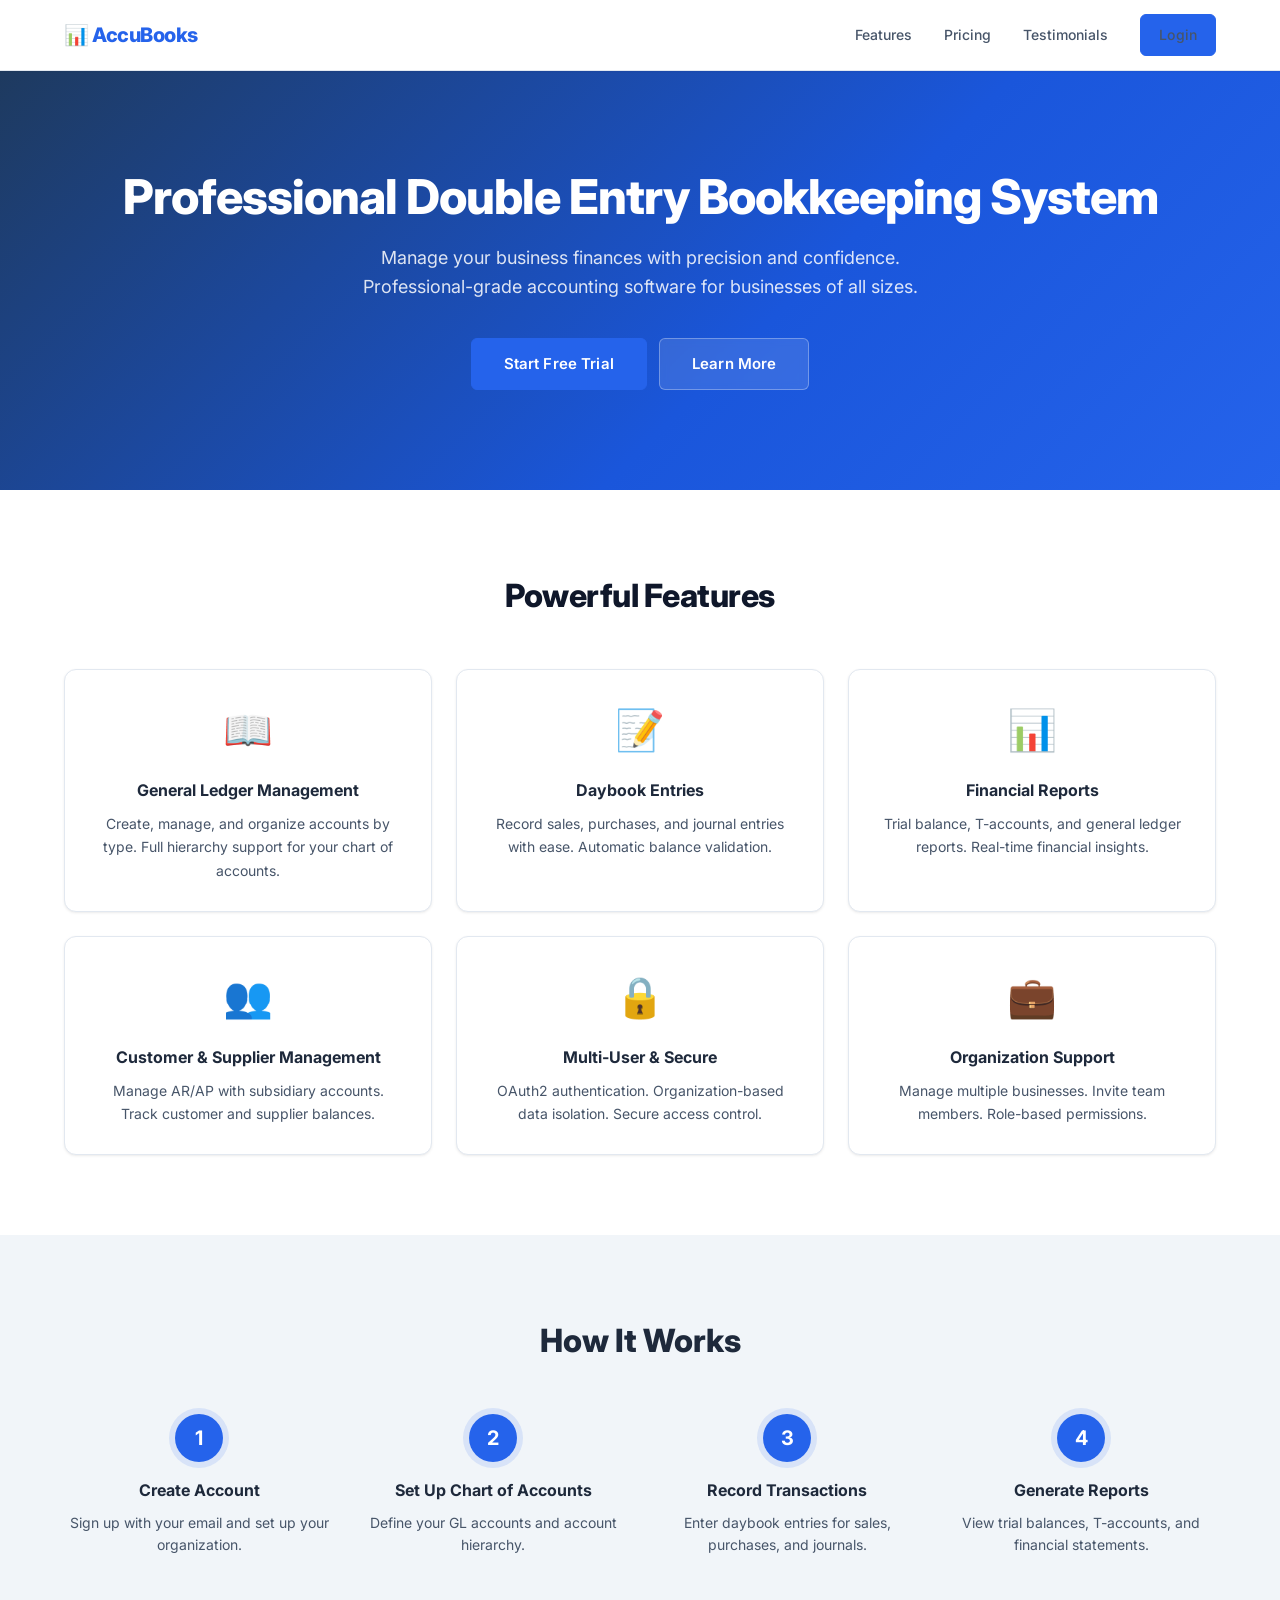
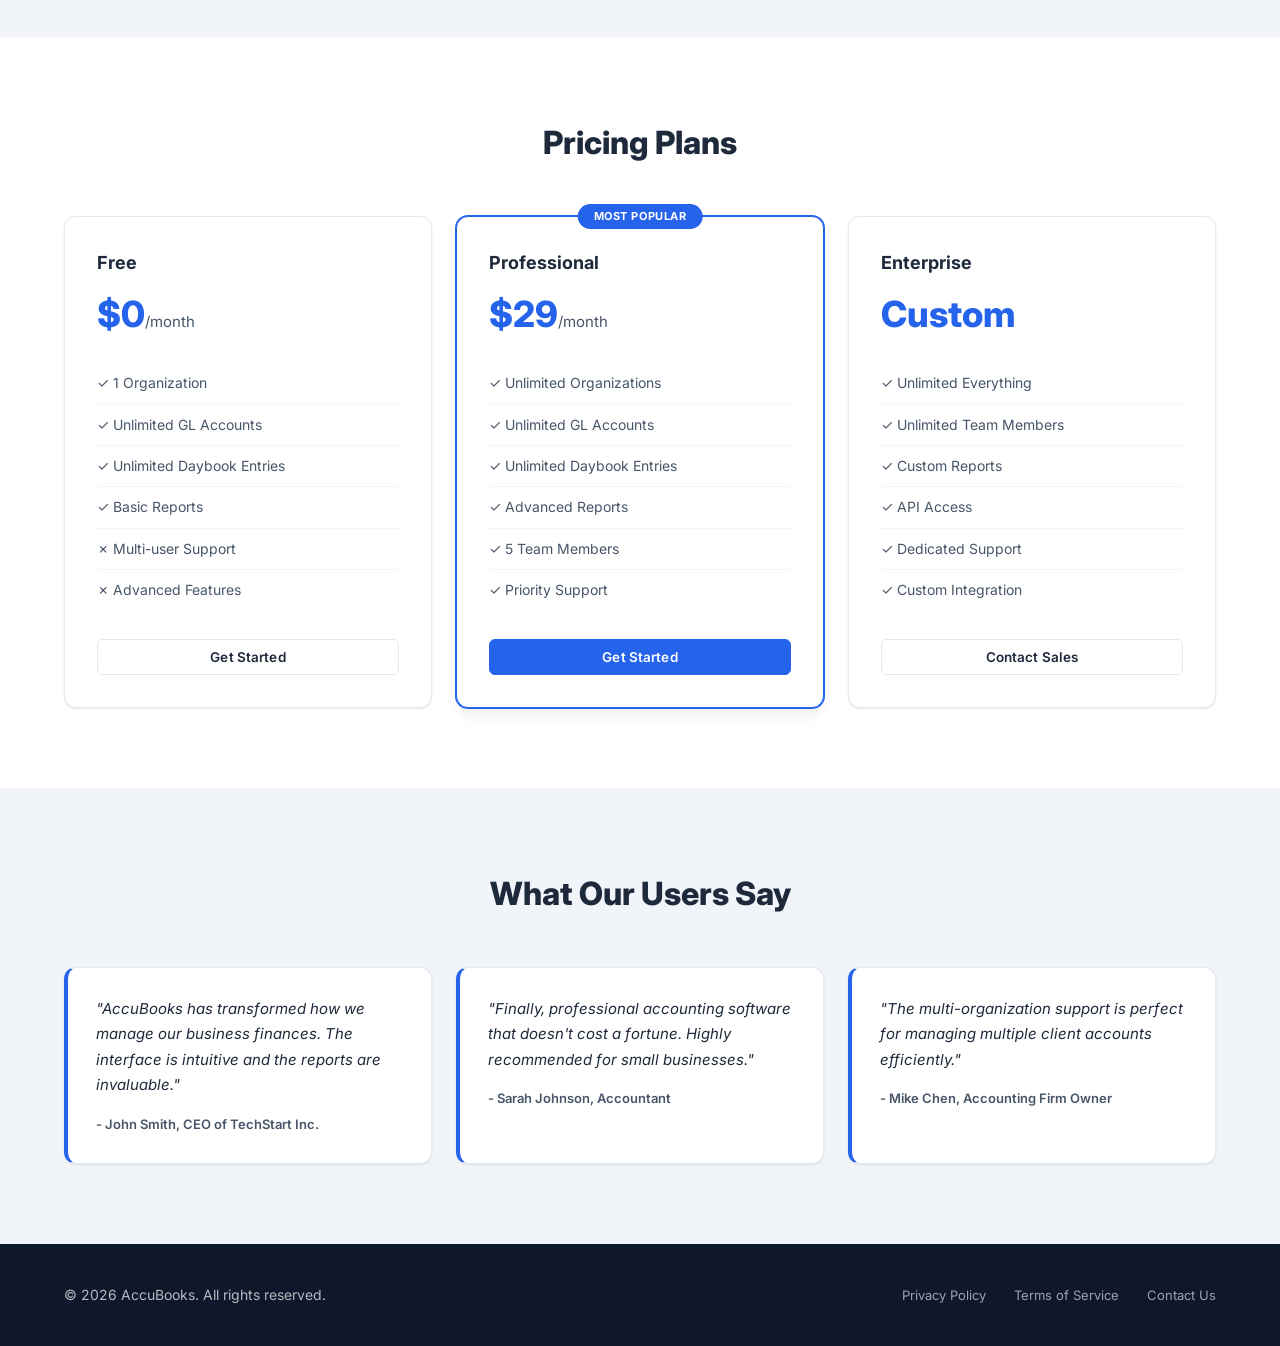
<file: accounting-frontend/index.html>
<!DOCTYPE html>
<html lang="en">
<head>
    <meta charset="UTF-8">
    <meta name="viewport" content="width=device-width, initial-scale=1.0">
    <title>AccuBooks - Double Entry Bookkeeping System</title>
    <link rel="stylesheet" href="css/style.css">
</head>
<body>
    <!-- Navigation -->
    <nav class="navbar">
        <div class="container">
            <div class="navbar-brand">
                <h1 class="logo">📊 AccuBooks</h1>
            </div>
            <ul class="navbar-nav">
                <li><a href="#features">Features</a></li>
                <li><a href="#pricing">Pricing</a></li>
                <li><a href="#testimonials">Testimonials</a></li>
                <li><a href="pages/login.html" class="btn btn-primary">Login</a></li>
            </ul>
        </div>
    </nav>

    <!-- Hero Section -->
    <section class="hero">
        <div class="container">
            <div class="hero-content">
                <h1>Professional Double Entry Bookkeeping System</h1>
                <p>Manage your business finances with precision and confidence. Professional-grade accounting software for businesses of all sizes.</p>
                <div class="hero-buttons">
                    <a href="pages/register.html" class="btn btn-primary btn-lg">Start Free Trial</a>
                    <a href="#features" class="btn btn-secondary btn-lg">Learn More</a>
                </div>
            </div>
        </div>
    </section>

    <!-- Features Section -->
    <section id="features" class="features">
        <div class="container">
            <h2>Powerful Features</h2>
            <div class="features-grid">
                <div class="feature-card">
                    <div class="feature-icon">📖</div>
                    <h3>General Ledger Management</h3>
                    <p>Create, manage, and organize accounts by type. Full hierarchy support for your chart of accounts.</p>
                </div>
                <div class="feature-card">
                    <div class="feature-icon">📝</div>
                    <h3>Daybook Entries</h3>
                    <p>Record sales, purchases, and journal entries with ease. Automatic balance validation.</p>
                </div>
                <div class="feature-card">
                    <div class="feature-icon">📊</div>
                    <h3>Financial Reports</h3>
                    <p>Trial balance, T-accounts, and general ledger reports. Real-time financial insights.</p>
                </div>
                <div class="feature-card">
                    <div class="feature-icon">👥</div>
                    <h3>Customer & Supplier Management</h3>
                    <p>Manage AR/AP with subsidiary accounts. Track customer and supplier balances.</p>
                </div>
                <div class="feature-card">
                    <div class="feature-icon">🔒</div>
                    <h3>Multi-User & Secure</h3>
                    <p>OAuth2 authentication. Organization-based data isolation. Secure access control.</p>
                </div>
                <div class="feature-card">
                    <div class="feature-icon">💼</div>
                    <h3>Organization Support</h3>
                    <p>Manage multiple businesses. Invite team members. Role-based permissions.</p>
                </div>
            </div>
        </div>
    </section>

    <!-- How It Works Section -->
    <section class="how-it-works">
        <div class="container">
            <h2>How It Works</h2>
            <div class="steps">
                <div class="step">
                    <div class="step-number">1</div>
                    <h3>Create Account</h3>
                    <p>Sign up with your email and set up your organization.</p>
                </div>
                <div class="step">
                    <div class="step-number">2</div>
                    <h3>Set Up Chart of Accounts</h3>
                    <p>Define your GL accounts and account hierarchy.</p>
                </div>
                <div class="step">
                    <div class="step-number">3</div>
                    <h3>Record Transactions</h3>
                    <p>Enter daybook entries for sales, purchases, and journals.</p>
                </div>
                <div class="step">
                    <div class="step-number">4</div>
                    <h3>Generate Reports</h3>
                    <p>View trial balances, T-accounts, and financial statements.</p>
                </div>
            </div>
        </div>
    </section>

    <!-- Pricing Section -->
    <section id="pricing" class="pricing">
        <div class="container">
            <h2>Pricing Plans</h2>
            <div class="pricing-cards">
                <div class="pricing-card">
                    <h3>Free</h3>
                    <p class="price">$0<span>/month</span></p>
                    <ul class="features-list">
                        <li>✓ 1 Organization</li>
                        <li>✓ Unlimited GL Accounts</li>
                        <li>✓ Unlimited Daybook Entries</li>
                        <li>✓ Basic Reports</li>
                        <li>✗ Multi-user Support</li>
                        <li>✗ Advanced Features</li>
                    </ul>
                    <button class="btn btn-secondary">Get Started</button>
                </div>
                <div class="pricing-card featured">
                    <div class="badge">Most Popular</div>
                    <h3>Professional</h3>
                    <p class="price">$29<span>/month</span></p>
                    <ul class="features-list">
                        <li>✓ Unlimited Organizations</li>
                        <li>✓ Unlimited GL Accounts</li>
                        <li>✓ Unlimited Daybook Entries</li>
                        <li>✓ Advanced Reports</li>
                        <li>✓ 5 Team Members</li>
                        <li>✓ Priority Support</li>
                    </ul>
                    <button class="btn btn-primary">Get Started</button>
                </div>
                <div class="pricing-card">
                    <h3>Enterprise</h3>
                    <p class="price">Custom</p>
                    <ul class="features-list">
                        <li>✓ Unlimited Everything</li>
                        <li>✓ Unlimited Team Members</li>
                        <li>✓ Custom Reports</li>
                        <li>✓ API Access</li>
                        <li>✓ Dedicated Support</li>
                        <li>✓ Custom Integration</li>
                    </ul>
                    <button class="btn btn-secondary">Contact Sales</button>
                </div>
            </div>
        </div>
    </section>

    <!-- Testimonials Section -->
    <section id="testimonials" class="testimonials">
        <div class="container">
            <h2>What Our Users Say</h2>
            <div class="testimonial-cards">
                <div class="testimonial-card">
                    <p class="testimonial-text">"AccuBooks has transformed how we manage our business finances. The interface is intuitive and the reports are invaluable."</p>
                    <p class="testimonial-author">- John Smith, CEO of TechStart Inc.</p>
                </div>
                <div class="testimonial-card">
                    <p class="testimonial-text">"Finally, professional accounting software that doesn't cost a fortune. Highly recommended for small businesses."</p>
                    <p class="testimonial-author">- Sarah Johnson, Accountant</p>
                </div>
                <div class="testimonial-card">
                    <p class="testimonial-text">"The multi-organization support is perfect for managing multiple client accounts efficiently."</p>
                    <p class="testimonial-author">- Mike Chen, Accounting Firm Owner</p>
                </div>
            </div>
        </div>
    </section>

    <!-- Footer -->
    <footer class="footer">
        <div class="container">
            <p>&copy; 2026 AccuBooks. All rights reserved.</p>
            <ul class="footer-links">
                <li><a href="#">Privacy Policy</a></li>
                <li><a href="#">Terms of Service</a></li>
                <li><a href="#">Contact Us</a></li>
            </ul>
        </div>
    </footer>

    <script src="js/main.js"></script>
</body>
</html>
</file>
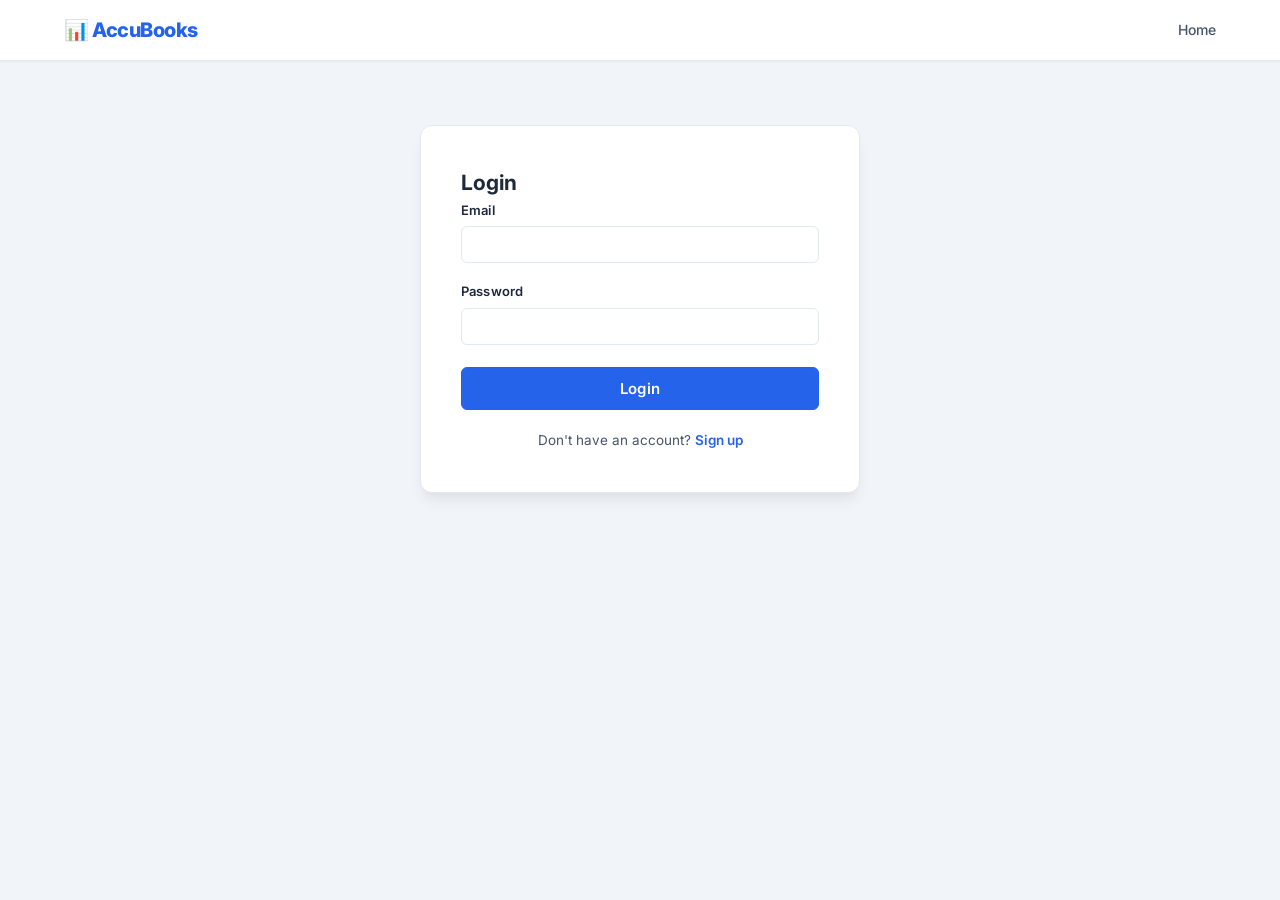
<file: accounting-frontend/pages/dashboard.html>
<!DOCTYPE html>
<html lang="en">
<head>
    <meta charset="UTF-8">
    <meta name="viewport" content="width=device-width, initial-scale=1.0">
    <title>Dashboard - AccuBooks</title>
    <link rel="stylesheet" href="../css/style.css">
</head>
<body>
    <div class="dashboard">
        <aside class="sidebar">
            <div style="margin-bottom: 30px;">
                <h3 style="color: var(--primary-color); margin-bottom: 10px;">AccuBooks</h3>
                <select id="organisationSelect" style="width: 100%; padding: 10px; border-radius: 6px; border: 1px solid var(--border-color);">
                    <option value="">Select Organisation</option>
                </select>
            </div>
            <ul class="sidebar-menu">
                <li><a href="dashboard.html" class="active">📊 Dashboard</a></li>
                <li><a href="gl-accounts.html">📖 GL Accounts</a></li>
                <li><a href="daybook.html">📝 Daybook</a></li>
                <li><a href="reports.html">📈 Reports</a></li>
                <li><a href="customers.html">👥 Customers</a></li>
                <li><a href="suppliers.html">🏢 Suppliers</a></li>
                <li><a href="outstanding.html">⏳ Outstanding</a></li>
                <li><a href="products.html">📦 Products &amp; Services</a></li>
                <li><a href="organisations.html">🏭 Organisations</a></li>
                <li><hr style="margin: 15px 0;"></li>
                <li><a href="#logout" id="logoutBtn">🚪 Logout</a></li>
            </ul>
        </aside>

        <main class="main-content">
            <div class="dashboard-header">
                <h1>Dashboard</h1>
                <p>Welcome, <span id="userName">User</span>!</p>
            </div>

            <div class="dashboard-grid">
                <div class="card accent">
                    <h3>Total Accounts</h3>
                    <div class="value" id="totalAccounts">0</div>
                </div>
                <div class="card">
                    <h3>Total Assets</h3>
                    <div class="value" id="totalAssets">$0</div>
                </div>
                <div class="card">
                    <h3>Total Liabilities</h3>
                    <div class="value" id="totalLiabilities">$0</div>
                </div>
                <div class="card">
                    <h3>Pending Daybook Entries</h3>
                    <div class="value" id="pendingEntries">0</div>
                </div>
            </div>

            <div class="table-container">
                <h3>Recent Daybook Entries</h3>
                <table>
                    <thead>
                        <tr>
                            <th>Date</th>
                            <th>Type</th>
                            <th>Reference</th>
                            <th>Description</th>
                            <th>Status</th>
                            <th>Actions</th>
                        </tr>
                    </thead>
                    <tbody id="recentEntriesTable">
                        <tr>
                            <td colspan="6" style="text-align: center; color: var(--secondary-color);">No entries yet</td>
                        </tr>
                    </tbody>
                </table>
            </div>
        </main>
    </div>

    <script type="module">
        import { ApiService, UIUtils, AuthGuard } from '../js/api.js';

        AuthGuard.init();

        // Set user name
        const user = ApiService.getCurrentUser();
        document.getElementById('userName').textContent = user?.email || 'User';

        // Logout
        document.getElementById('logoutBtn').addEventListener('click', (e) => {
            e.preventDefault();
            ApiService.logout();
            window.location.href = 'login.html';
        });

        // Load dashboard data
        async function loadDashboard() {
            const orgId = ApiService.getSelectedOrg();
            if (!orgId) {
                document.querySelector('.dashboard-grid').innerHTML = '<p style="grid-column: 1/-1;">Please select an organisation</p>';
                return;
            }

            try {
                // Load GL Accounts
                const accountsResponse = await ApiService.getGLAccounts(orgId);
                if (accountsResponse.ok) {
                    const accounts = accountsResponse.data;
                    document.getElementById('totalAccounts').textContent = accounts.length;

                    let totalAssets = 0;
                    let totalLiabilities = 0;

                    accounts.forEach(account => {
                        if (account.type === 'Asset') {
                            totalAssets += account.balance;
                        } else if (account.type === 'Liability') {
                            totalLiabilities += account.balance;
                        }
                    });

                    document.getElementById('totalAssets').textContent = UIUtils.formatCurrency(totalAssets);
                    document.getElementById('totalLiabilities').textContent = UIUtils.formatCurrency(totalLiabilities);
                }

                // Load Daybook Entries
                const entriesResponse = await ApiService.getDaybookEntries(orgId);
                if (entriesResponse.ok) {
                    const entries = entriesResponse.data;
                    const pendingCount = entries.filter(e => !e.isPosted).length;
                    document.getElementById('pendingEntries').textContent = pendingCount;

                    // Show recent entries
                    const recentEntries = entries.slice(0, 5);
                    const tableBody = document.getElementById('recentEntriesTable');
                    if (recentEntries.length > 0) {
                        tableBody.innerHTML = recentEntries.map(entry => `
                            <tr>
                                <td>${UIUtils.formatDate(entry.entryDate)}</td>
                                <td>${entry.type}</td>
                                <td>${entry.referenceNumber || '-'}</td>
                                <td>${entry.description || '-'}</td>
                                <td>${entry.isPosted ? '<span style="color: var(--success-color);">✓ Posted</span>' : '<span style="color: var(--warning-color);">⏳ Pending</span>'}</td>
                                <td><a href="daybook.html#${entry.id}" class="btn btn-sm btn-primary">View</a></td>
                            </tr>
                        `).join('');
                    }
                }
            } catch (error) {
                UIUtils.showAlert('Error loading dashboard data', 'error');
            }
        }

        // Organization selector
        document.getElementById('organisationSelect').addEventListener('change', (e) => {
            if (e.target.value) {
                ApiService.setSelectedOrg(e.target.value);
                loadDashboard();
            }
        });

        // Load initial data
        await ApiService.populateOrganisationSelector();
        loadDashboard();
    </script>
</body>
</html>
</file>
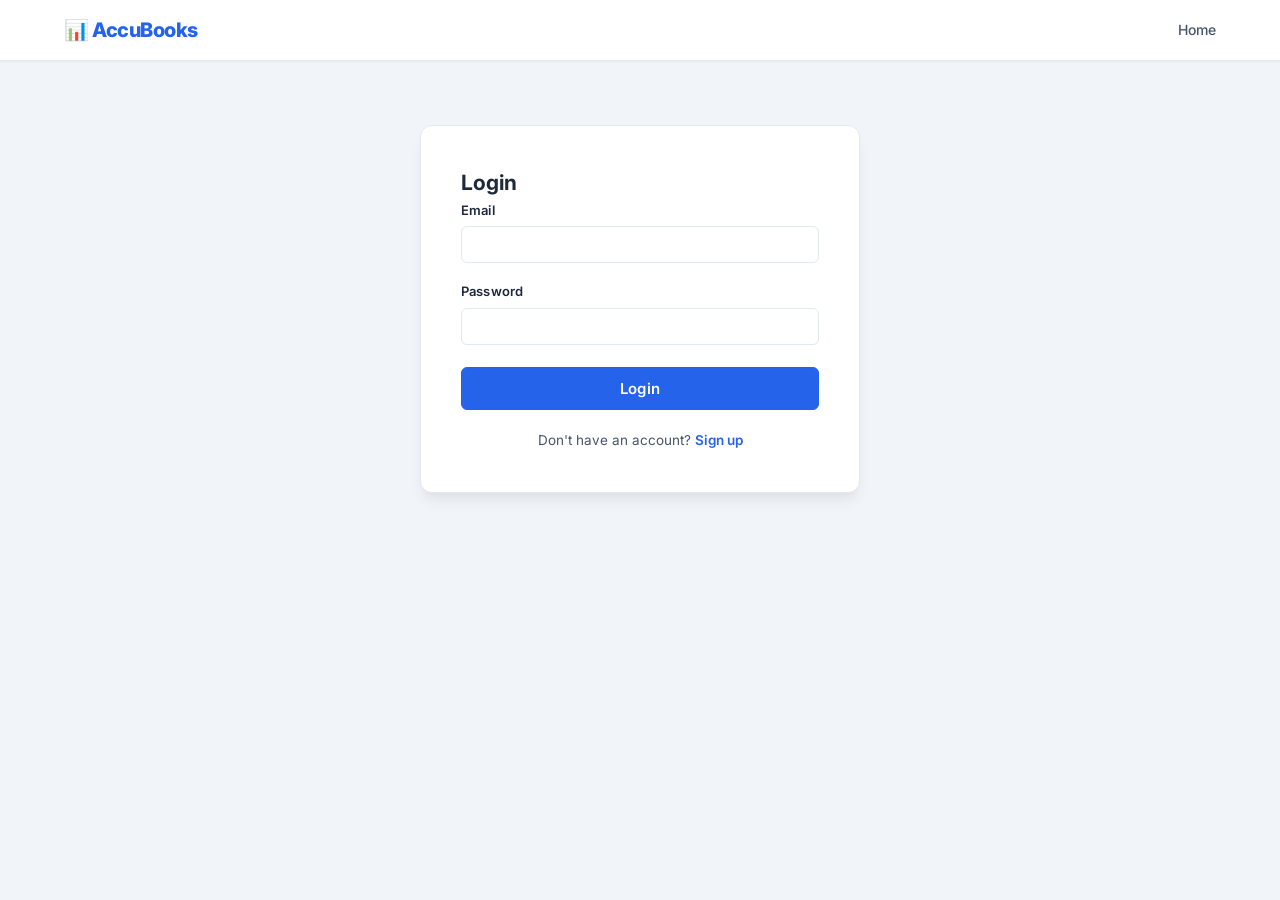
<file: accounting-frontend/pages/daybook.html>
<!DOCTYPE html>
<html lang="en">
<head>
    <meta charset="UTF-8">
    <meta name="viewport" content="width=device-width, initial-scale=1.0">
    <title>Daybook - AccuBooks</title>
    <link rel="stylesheet" href="../css/style.css">
    <style>
        .daybook-type-btns { display: flex; gap: 8px; flex-wrap: wrap; margin-bottom: 20px; }
        .daybook-type-btns button { padding: 8px 16px; border-radius: 6px; border: 2px solid var(--border-color); background: white; cursor: pointer; font-size: 13px; font-weight: 500; }
        .daybook-type-btns button:hover { border-color: var(--primary-color); color: var(--primary-color); }
        .entry-lines-table { width: 100%; border-collapse: collapse; margin-bottom: 10px; }
        .entry-lines-table th { background: var(--light-bg); padding: 8px; text-align: left; font-size: 13px; border-bottom: 1px solid var(--border-color); }
        .entry-lines-table td { padding: 5px 6px; border-bottom: 1px solid #f0f0f0; vertical-align: middle; }
        .entry-lines-table td input, .entry-lines-table td select { width: 100%; padding: 5px 8px; border: 1px solid var(--border-color); border-radius: 4px; font-size: 13px; box-sizing: border-box; }
        .entry-total { text-align: right; font-weight: 600; padding: 10px; background: var(--light-bg); border-radius: 4px; margin-bottom: 15px; font-size: 15px; }
        .form-hint { font-size: 12px; color: var(--secondary-color); margin-bottom: 15px; padding: 8px 12px; background: #e8f4f8; border-radius: 4px; border-left: 3px solid var(--primary-color); }
        .section-divider { border: none; border-top: 1px solid var(--border-color); margin: 20px 0; }
        .adv-toggle { font-size: 12px; color: var(--primary-color); cursor: pointer; text-decoration: underline; }
        .payment-method-toggle { display: flex; gap: 0; margin-bottom: 15px; border-radius: 6px; overflow: hidden; border: 1px solid var(--border-color); width: fit-content; }
        .payment-method-toggle button { padding: 7px 16px; border: none; background: white; cursor: pointer; font-size: 13px; font-weight: 500; color: var(--secondary-color); transition: background 0.15s, color 0.15s; }
        .payment-method-toggle button.active { background: var(--primary-color); color: white; }
        .payment-method-toggle button:not(:last-child) { border-right: 1px solid var(--border-color); }
    </style>
</head>
<body>
    <div class="dashboard">
        <aside class="sidebar">
            <div style="margin-bottom: 30px;">
                <h3 style="color: var(--primary-color); margin-bottom: 10px;">AccuBooks</h3>
                <select id="organisationSelect" style="width: 100%; padding: 10px; border-radius: 6px; border: 1px solid var(--border-color);">
                    <option value="">Select Organisation</option>
                </select>
            </div>
            <ul class="sidebar-menu">
                <li><a href="dashboard.html">📊 Dashboard</a></li>
                <li><a href="gl-accounts.html">📖 GL Accounts</a></li>
                <li><a href="daybook.html" class="active">📝 Daybook</a></li>
                <li><a href="reports.html">📈 Reports</a></li>
                <li><a href="customers.html">👥 Customers</a></li>
                <li><a href="suppliers.html">🏢 Suppliers</a></li>
                <li><a href="outstanding.html">⏳ Outstanding</a></li>
                <li><a href="products.html">📦 Products & Services</a></li>
                <li><a href="organisations.html">🏭 Organisations</a></li>
                <li><hr style="margin: 15px 0;"></li>
                <li><a href="#logout" id="logoutBtn">🚪 Logout</a></li>
            </ul>
        </aside>

        <main class="main-content">
            <div class="dashboard-header">
                <h1>Daybook</h1>
                <p>Record your business transactions</p>
            </div>

            <div class="daybook-type-btns">
                <button onclick="showForm('sales')">🧾 Sales Invoice</button>
                <button onclick="showForm('sales-return')">🔄 Sales Return</button>
                <button onclick="showForm('purchase')">🛒 Purchase Invoice</button>
                <button onclick="showForm('purchase-return')">🔄 Purchase Return</button>
                <button onclick="showForm('receipt')">💰 Receipt</button>
                <button onclick="showForm('payment')">💸 Payment</button>
                <button onclick="showForm('journal')">📓 Manual Journal</button>
            </div>

            <!-- SALES INVOICE FORM -->
            <div id="form-sales" class="entry-form" style="display:none; background: var(--light-bg); padding: 20px; border-radius: 8px; margin-bottom: 20px;">
                <h3>Sales Invoice</h3>
                <label style="font-size:13px; font-weight:600; display:block; margin-bottom:6px;">Payment Method</label>
                <div class="payment-method-toggle" style="margin-bottom:12px;">
                    <button class="active" onclick="setPaymentMethod('sales','credit')">Credit (Invoice)</button>
                    <button onclick="setPaymentMethod('sales','immediate')">Immediate Payment</button>
                </div>
                <p class="form-hint" id="sales-hint">Accounts Receivable is debited automatically. Credits go to your Sales account. VAT is handled via your VAT Control account.</p>
                <div style="display: grid; grid-template-columns: 1fr 1fr 1fr; gap: 15px; margin-bottom: 15px;">
                    <div class="form-group" id="sales-customer-group">
                        <label id="sales-customer-label">Customer *</label>
                        <select id="sales-customer"><option value="">Select customer</option></select>
                    </div>
                    <div class="form-group" id="sales-payment-account-group" style="display:none;">
                        <label>Payment Account * <span style="font-weight:400;color:var(--secondary-color)">(cash / bank)</span></label>
                        <select id="sales-payment-account"><option value="">Select asset account</option></select>
                    </div>
                    <div class="form-group">
                        <label>Invoice Date *</label>
                        <input type="date" id="sales-date">
                    </div>
                    <div class="form-group">
                        <label>External Reference <span style="font-weight:400;color:var(--secondary-color)">(optional)</span></label>
                        <input type="text" id="sales-ref" placeholder="Customer PO, your own ref, etc.">
                    </div>
                    <div class="form-group" style="grid-column: span 3;">
                        <label>Description (optional)</label>
                        <input type="text" id="sales-desc" placeholder="e.g. Monthly services for March">
                    </div>
                </div>
                <h4>Invoice Lines</h4>
                <table class="entry-lines-table">
                    <thead><tr><th style="width:28%">Product / Service</th><th>Description</th><th style="width:8%">Qty</th><th style="width:12%">Unit Price</th><th style="width:14%">VAT</th><th style="width:12%">Line Total</th><th style="width:4%"></th></tr></thead>
                    <tbody id="sales-lines"></tbody>
                </table>
                <button class="btn btn-secondary btn-sm" onclick="addSalesLine()">+ Add Line</button>
                <div class="entry-total" id="sales-total">Net: £0.00 + VAT: £0.00 = £0.00</div>
                <div style="display: flex; gap: 10px;">
                    <button class="btn btn-success" onclick="submitSimple('sales')">Create Sales Invoice</button>
                    <button class="btn btn-secondary" onclick="hideForm('sales')">Cancel</button>
                </div>
            </div>

            <!-- SALES RETURN FORM -->
            <div id="form-sales-return" class="entry-form" style="display:none; background: var(--light-bg); padding: 20px; border-radius: 8px; margin-bottom: 20px;">
                <h3>Sales Return / Credit Note</h3>
                <div class="form-group" style="margin-bottom:16px;">
                    <label style="font-size:13px; font-weight:600;">Original Sales Invoice *</label>
                    <select id="sales-return-original" style="width:100%; margin-top:4px;" onchange="onOriginalSalesSelected()">
                        <option value="">Select the original sales invoice to return against…</option>
                    </select>
                </div>
                <label style="font-size:13px; font-weight:600; display:block; margin-bottom:6px;">Payment Method</label>
                <div class="payment-method-toggle" style="margin-bottom:12px;">
                    <button class="active" onclick="setPaymentMethod('sales-return','credit')">Credit (Credit Note)</button>
                    <button onclick="setPaymentMethod('sales-return','immediate')">Immediate Refund</button>
                </div>
                <p class="form-hint" id="sales-return-hint">Reduces what the customer owes (credits Accounts Receivable). Debits the Sales Returns account.</p>
                <div style="display: grid; grid-template-columns: 1fr 1fr 1fr; gap: 15px; margin-bottom: 15px;">
                    <div class="form-group" id="sales-return-customer-group">
                        <label id="sales-return-customer-label">Customer *</label>
                        <select id="sales-return-customer"><option value="">Select customer</option></select>
                    </div>
                    <div class="form-group" id="sales-return-payment-account-group" style="display:none;">
                        <label>Refund Account * <span style="font-weight:400;color:var(--secondary-color)">(cash / bank)</span></label>
                        <select id="sales-return-payment-account"><option value="">Select asset account</option></select>
                    </div>
                    <div class="form-group">
                        <label>Date *</label>
                        <input type="date" id="sales-return-date">
                    </div>
                    <div class="form-group">
                        <label>External Reference <span style="font-weight:400;color:var(--secondary-color)">(optional)</span></label>
                        <input type="text" id="sales-return-ref" placeholder="Customer ref, etc.">
                    </div>
                    <div class="form-group" style="grid-column: span 3;">
                        <label>Description (optional)</label>
                        <input type="text" id="sales-return-desc" placeholder="e.g. Returned goods — CN-001">
                    </div>
                </div>
                <h4>Return Lines</h4>
                <table class="entry-lines-table">
                    <thead><tr><th style="width:28%">Product / Service</th><th>Description</th><th style="width:8%">Qty</th><th style="width:12%">Unit Price</th><th style="width:14%">VAT</th><th style="width:12%">Line Total</th><th style="width:4%"></th></tr></thead>
                    <tbody id="sales-return-lines"></tbody>
                </table>
                <button class="btn btn-secondary btn-sm" onclick="addSalesReturnLine()">+ Add Line</button>
                <div class="entry-total" id="sales-return-total">Net: £0.00 + VAT: £0.00 = £0.00</div>
                <div style="display: flex; gap: 10px;">
                    <button class="btn btn-success" onclick="submitSimple('sales-return')">Create Sales Return</button>
                    <button class="btn btn-secondary" onclick="hideForm('sales-return')">Cancel</button>
                </div>
            </div>

            <!-- PURCHASE INVOICE FORM -->
            <div id="form-purchase" class="entry-form" style="display:none; background: var(--light-bg); padding: 20px; border-radius: 8px; margin-bottom: 20px;">
                <h3>Purchase Invoice</h3>
                <label style="font-size:13px; font-weight:600; display:block; margin-bottom:6px;">Payment Method</label>
                <div class="payment-method-toggle" style="margin-bottom:12px;">
                    <button class="active" onclick="setPaymentMethod('purchase','credit')">Credit (Invoice)</button>
                    <button onclick="setPaymentMethod('purchase','immediate')">Immediate Payment</button>
                </div>
                <p class="form-hint" id="purchase-hint">Trade Payables is credited automatically. Debits go to your Purchases account. VAT is reclaimed via your VAT Control account.</p>
                <div style="display: grid; grid-template-columns: 1fr 1fr 1fr; gap: 15px; margin-bottom: 15px;">
                    <div class="form-group" id="purchase-supplier-group">
                        <label id="purchase-supplier-label">Supplier *</label>
                        <select id="purchase-supplier"><option value="">Select supplier</option></select>
                    </div>
                    <div class="form-group" id="purchase-payment-account-group" style="display:none;">
                        <label>Payment Account * <span style="font-weight:400;color:var(--secondary-color)">(cash / bank)</span></label>
                        <select id="purchase-payment-account"><option value="">Select asset account</option></select>
                    </div>
                    <div class="form-group">
                        <label>Invoice Date *</label>
                        <input type="date" id="purchase-date">
                    </div>
                    <div class="form-group">
                        <label>External Reference <span style="font-weight:400;color:var(--secondary-color)">(supplier invoice no.)</span></label>
                        <input type="text" id="purchase-ref" placeholder="e.g. SINV-001">
                    </div>
                    <div class="form-group" style="grid-column: span 3;">
                        <label>Description (optional)</label>
                        <input type="text" id="purchase-desc" placeholder="e.g. Office supplies March">
                    </div>
                </div>
                <h4>Invoice Lines</h4>
                <table class="entry-lines-table">
                    <thead><tr><th style="width:28%">Product / Service</th><th>Description</th><th style="width:8%">Qty</th><th style="width:12%">Unit Price</th><th style="width:14%">VAT</th><th style="width:12%">Line Total</th><th style="width:4%"></th></tr></thead>
                    <tbody id="purchase-lines"></tbody>
                </table>
                <button class="btn btn-secondary btn-sm" onclick="addPurchLine()">+ Add Line</button>
                <div class="entry-total" id="purchase-total">Net: £0.00 + VAT: £0.00 = £0.00</div>
                <div style="display: flex; gap: 10px;">
                    <button class="btn btn-success" onclick="submitSimple('purchase')">Create Purchase Invoice</button>
                    <button class="btn btn-secondary" onclick="hideForm('purchase')">Cancel</button>
                </div>
            </div>

            <!-- PURCHASE RETURN FORM -->
            <div id="form-purchase-return" class="entry-form" style="display:none; background: var(--light-bg); padding: 20px; border-radius: 8px; margin-bottom: 20px;">
                <h3>Purchase Return / Debit Note</h3>
                <div class="form-group" style="margin-bottom:16px;">
                    <label style="font-size:13px; font-weight:600;">Original Purchase Invoice *</label>
                    <select id="purchase-return-original" style="width:100%; margin-top:4px;" onchange="onOriginalPurchaseSelected()">
                        <option value="">Select the original purchase invoice to return against…</option>
                    </select>
                </div>
                <label style="font-size:13px; font-weight:600; display:block; margin-bottom:6px;">Payment Method</label>
                <div class="payment-method-toggle" style="margin-bottom:12px;">
                    <button class="active" onclick="setPaymentMethod('purchase-return','credit')">Credit (Debit Note)</button>
                    <button onclick="setPaymentMethod('purchase-return','immediate')">Immediate Refund</button>
                </div>
                <p class="form-hint" id="purchase-return-hint">Reduces what you owe the supplier (debits Trade Payables). Credits go to your Purchase Returns account.</p>
                <div style="display: grid; grid-template-columns: 1fr 1fr 1fr; gap: 15px; margin-bottom: 15px;">
                    <div class="form-group" id="purchase-return-supplier-group">
                        <label id="purchase-return-supplier-label">Supplier *</label>
                        <select id="purchase-return-supplier"><option value="">Select supplier</option></select>
                    </div>
                    <div class="form-group" id="purchase-return-payment-account-group" style="display:none;">
                        <label>Refund Account * <span style="font-weight:400;color:var(--secondary-color)">(cash / bank)</span></label>
                        <select id="purchase-return-payment-account"><option value="">Select asset account</option></select>
                    </div>
                    <div class="form-group">
                        <label>Date *</label>
                        <input type="date" id="purchase-return-date">
                    </div>
                    <div class="form-group">
                        <label>External Reference <span style="font-weight:400;color:var(--secondary-color)">(optional)</span></label>
                        <input type="text" id="purchase-return-ref" placeholder="Supplier ref, etc.">
                    </div>
                    <div class="form-group" style="grid-column: span 3;">
                        <label>Description (optional)</label>
                        <input type="text" id="purchase-return-desc" placeholder="e.g. Returned faulty goods">
                    </div>
                </div>
                <h4>Return Lines</h4>
                <table class="entry-lines-table">
                    <thead><tr><th style="width:28%">Product / Service</th><th>Description</th><th style="width:8%">Qty</th><th style="width:12%">Unit Price</th><th style="width:14%">VAT</th><th style="width:12%">Line Total</th><th style="width:4%"></th></tr></thead>
                    <tbody id="purchase-return-lines"></tbody>
                </table>
                <button class="btn btn-secondary btn-sm" onclick="addPurchReturnLine()">+ Add Line</button>
                <div class="entry-total" id="purchase-return-total">Net: £0.00 + VAT: £0.00 = £0.00</div>
                <div style="display: flex; gap: 10px;">
                    <button class="btn btn-success" onclick="submitSimple('purchase-return')">Create Purchase Return</button>
                    <button class="btn btn-secondary" onclick="hideForm('purchase-return')">Cancel</button>
                </div>
            </div>

            <!-- RECEIPT FORM -->
            <div id="form-receipt" class="entry-form" style="display:none; background: var(--light-bg); padding: 20px; border-radius: 8px; margin-bottom: 20px;">
                <h3>Receipt (Cash / Bank)</h3>
                <p class="form-hint">Money received into your bank or cash account. DR Bank / CR the source account (e.g. Trade Receivables).</p>
                <div style="display: grid; grid-template-columns: 1fr 1fr; gap: 15px;">
                    <div class="form-group">
                        <label>Bank / Cash Account *</label>
                        <select id="rcpt-bank"><option value="">Select account</option></select>
                    </div>
                    <div class="form-group">
                        <label>Credit Account * (e.g. Trade Receivables)</label>
                        <select id="rcpt-credit"><option value="">Select account</option></select>
                    </div>
                    <div class="form-group">
                        <label>Date *</label>
                        <input type="date" id="rcpt-date">
                    </div>
                    <div class="form-group">
                        <label>Amount *</label>
                        <input type="number" id="rcpt-amount" step="0.01" min="0.01" placeholder="0.00">
                    </div>
                    <div class="form-group">
                        <label>External Reference <span style="font-weight:400;color:var(--secondary-color)">(optional)</span></label>
                        <input type="text" id="rcpt-ref" placeholder="Bank transaction ref, etc.">
                    </div>
                    <div class="form-group">
                        <label>Description</label>
                        <input type="text" id="rcpt-desc" placeholder="Optional">
                    </div>
                </div>
                <div style="display: flex; gap: 10px; margin-top: 15px;">
                    <button class="btn btn-success" onclick="submitReceipt()">Create Receipt</button>
                    <button class="btn btn-secondary" onclick="hideForm('receipt')">Cancel</button>
                </div>
            </div>

            <!-- PAYMENT FORM -->
            <div id="form-payment" class="entry-form" style="display:none; background: var(--light-bg); padding: 20px; border-radius: 8px; margin-bottom: 20px;">
                <h3>Payment (Cash / Bank)</h3>
                <p class="form-hint">Money paid out of your bank or cash account. DR the destination account (e.g. Trade Payables) / CR Bank.</p>
                <div style="display: grid; grid-template-columns: 1fr 1fr; gap: 15px;">
                    <div class="form-group">
                        <label>Bank / Cash Account *</label>
                        <select id="pay-bank"><option value="">Select account</option></select>
                    </div>
                    <div class="form-group">
                        <label>Debit Account * (e.g. Trade Payables)</label>
                        <select id="pay-debit"><option value="">Select account</option></select>
                    </div>
                    <div class="form-group">
                        <label>Date *</label>
                        <input type="date" id="pay-date">
                    </div>
                    <div class="form-group">
                        <label>Amount *</label>
                        <input type="number" id="pay-amount" step="0.01" min="0.01" placeholder="0.00">
                    </div>
                    <div class="form-group">
                        <label>External Reference <span style="font-weight:400;color:var(--secondary-color)">(optional)</span></label>
                        <input type="text" id="pay-ref" placeholder="Bank transaction ref, etc.">
                    </div>
                    <div class="form-group">
                        <label>Description</label>
                        <input type="text" id="pay-desc" placeholder="Optional">
                    </div>
                </div>
                <div style="display: flex; gap: 10px; margin-top: 15px;">
                    <button class="btn btn-success" onclick="submitPayment()">Create Payment</button>
                    <button class="btn btn-secondary" onclick="hideForm('payment')">Cancel</button>
                </div>
            </div>

            <!-- MANUAL JOURNAL FORM -->
            <div id="form-journal" class="entry-form" style="display:none; background: var(--light-bg); padding: 20px; border-radius: 8px; margin-bottom: 20px;">
                <h3>Manual Journal Entry</h3>
                <p class="form-hint">For accountants: enter GL lines directly. Debits must equal Credits.</p>
                <div style="display: grid; grid-template-columns: 1fr 1fr 1fr; gap: 15px; margin-bottom: 15px;">
                    <div class="form-group">
                        <label>Date *</label>
                        <input type="date" id="jnl-date">
                    </div>
                    <div class="form-group">
                        <label>External Reference <span style="font-weight:400;color:var(--secondary-color)">(optional)</span></label>
                        <input type="text" id="jnl-ref" placeholder="Your ref, etc.">
                    </div>
                    <div class="form-group">
                        <label>Description</label>
                        <input type="text" id="jnl-desc" placeholder="Optional">
                    </div>
                </div>
                <table class="entry-lines-table">
                    <thead><tr><th>GL Account</th><th>Description</th><th>Debit</th><th>Credit</th><th></th></tr></thead>
                    <tbody id="jnl-lines"></tbody>
                </table>
                <button class="btn btn-secondary btn-sm" onclick="addJournalLine()">+ Add Line</button>
                <div class="entry-total" id="jnl-total">DR £0.00 / CR £0.00</div>
                <div style="display: flex; gap: 10px;">
                    <button class="btn btn-success" onclick="submitJournal()">Create Journal</button>
                    <button class="btn btn-secondary" onclick="hideForm('journal')">Cancel</button>
                </div>
            </div>

            <!-- ENTRIES TABLE -->
            <div class="table-container">
                <table>
                    <thead>
                        <tr>
                            <th>Date</th>
                            <th>Type</th>
                            <th>Reference</th>
                        <th>Ext. Ref</th>
                            <th>Description</th>
                            <th>Amount</th>
                            <th>Status</th>
                            <th>Actions</th>
                        </tr>
                    </thead>
                    <tbody id="entriesTable">
                        <tr><td colspan="8" style="text-align: center; color: var(--secondary-color);">Loading...</td></tr>
                    </tbody>
                </table>
            </div>
        </main>
    </div>

    <script type="module">
        import { ApiService, UIUtils, AuthGuard } from '../js/api.js';

        AuthGuard.init();

        let glAccounts = [];
        let customers = [];
        let suppliers = [];
        let products = [];
        let daybookEntries = [];
        let orgVatSettings = { defaultVatAccountId: null, vatReducedRate: 5, vatFullRate: 20 };

        function escHtml(str) {
            return String(str ?? '').replace(/&/g,'&amp;').replace(/</g,'&lt;').replace(/>/g,'&gt;').replace(/"/g,'&quot;');
        }

        // ---- Payment method state ----
        const paymentMethods = { 'sales': 'credit', 'sales-return': 'credit', 'purchase': 'credit', 'purchase-return': 'credit' };

        const paymentHints = {
            sales: {
                credit:    'Accounts Receivable is debited automatically. Credits go to your Sales account. VAT is handled via your VAT Control account.',
                immediate: 'Immediate payment: the chosen asset account (e.g. Bank or Cash) is debited directly. No AR entry is created. Credits go to your Sales account.'
            },
            'sales-return': {
                credit:    'Reduces what the customer owes (credits Accounts Receivable). Debits the Sales Returns account.',
                immediate: 'Immediate refund: the chosen asset account (e.g. Bank or Cash) is credited directly. No AR entry is created. Debits go to your Sales Returns account.'
            },
            purchase: {
                credit:    'Trade Payables is credited automatically. Debits go to your Purchases account. VAT is reclaimed via your VAT Control account.',
                immediate: 'Immediate payment: the chosen asset account (e.g. Bank or Cash) is credited directly. No AP entry is created. Debits go to your Purchases account.'
            },
            'purchase-return': {
                credit:    'Reduces what you owe the supplier (debits Trade Payables). Credits go to your Purchase Returns account.',
                immediate: 'Immediate refund: the chosen asset account (e.g. Bank or Cash) is debited directly. No AP entry is created. Credits go to your Purchase Returns account.'
            }
        };

        window.setPaymentMethod = (formType, method) => {
            paymentMethods[formType] = method;
            const isSale = formType === 'sales' || formType === 'sales-return';
            const entityType = isSale ? 'customer' : 'supplier';
            const prefix = formType; // e.g. 'sales', 'purchase-return'

            // Toggle buttons
            const toggle = document.querySelector(`#form-${formType} .payment-method-toggle`);
            if (toggle) toggle.querySelectorAll('button').forEach((btn, i) => {
                btn.classList.toggle('active', (i === 0 && method === 'credit') || (i === 1 && method === 'immediate'));
            });

            // Update hint
            const hintEl = document.getElementById(`${prefix}-hint`);
            if (hintEl) hintEl.textContent = paymentHints[formType][method];

            // Show/hide entity (customer/supplier) vs payment account fields
            const entityGroup = document.getElementById(`${prefix}-${entityType}-group`);
            const payGroup = document.getElementById(`${prefix}-payment-account-group`);
            const entityLabel = document.getElementById(`${prefix}-${entityType}-label`);

            if (method === 'immediate') {
                if (entityGroup) entityGroup.style.display = 'none';
                if (payGroup) payGroup.style.display = '';
            } else {
                if (entityGroup) entityGroup.style.display = '';
                if (payGroup) payGroup.style.display = 'none';
                // Restore required label
                if (entityLabel) entityLabel.textContent = `${isSale ? 'Customer' : 'Supplier'} *`;
            }
        };

        // ---- Form show/hide ----
        window.showForm = (type) => {
            document.querySelectorAll('.entry-form').forEach(f => f.style.display = 'none');
            document.getElementById(`form-${type}`).style.display = 'block';
            document.getElementById(`form-${type}`).scrollIntoView({ behavior: 'smooth' });
            if (type === 'sales' && document.getElementById('sales-lines').children.length === 0) window.addSalesLine();
            // Returns: don't pre-add a blank line — lines are populated when original is selected
            if (type === 'purchase' && document.getElementById('purchase-lines').children.length === 0) window.addPurchLine();
        };
        window.hideForm = (type) => {
            document.getElementById(`form-${type}`).style.display = 'none';
            if (paymentMethods[type] !== undefined) setPaymentMethod(type, 'credit');
            // Reset original invoice/bill selectors and clear pre-populated lines
            if (type === 'sales-return') {
                const sel = document.getElementById('sales-return-original');
                if (sel) sel.value = '';
                document.getElementById('sales-return-lines').innerHTML = '';
                srCount = 0;
            }
            if (type === 'purchase-return') {
                const sel = document.getElementById('purchase-return-original');
                if (sel) sel.value = '';
                document.getElementById('purchase-return-lines').innerHTML = '';
                prCount = 0;
            }
        };

        // ---- Account options helpers ----
        function accountOptions(filterFn) {
            const accs = filterFn ? glAccounts.filter(filterFn) : glAccounts;
            return accs.map(a => `<option value="${a.id}">${a.code} – ${a.name}</option>`).join('');
        }
        const assetOpts = () => accountOptions(a => a.type === 'Asset');
        const allOpts   = () => accountOptions();

        function populateSelect(id, optsHtml, prefix = '<option value="">Select account</option>') {
            const sel = document.getElementById(id);
            if (!sel) return;
            const prev = sel.value;
            sel.innerHTML = prefix + optsHtml;
            if (prev) sel.value = prev;
        }

        // ---- VAT rate helpers ----
        function getVatRate(vatTreatment) {
            if (vatTreatment === 'standard') return orgVatSettings.vatFullRate;
            if (vatTreatment === 'reduced')  return orgVatSettings.vatReducedRate;
            return 0;
        }
        function vatLabel(vt) {
            if (vt === 'exempt') return 'Exempt';
            if (vt === 'zero')   return '0%';
            return `${getVatRate(vt)}%`;
        }

        // ---- Product options ----
        function productOpts() {
            return ['<option value="">-- Custom / No product --</option>',
                ...products.map(p => `<option value="${p.id}" data-sale="${p.defaultSalePrice}" data-purchase="${p.defaultPurchasePrice}" data-vat="${p.vatTreatment}" data-name="${escHtml(p.name)}">${escHtml(p.code ? p.code + ' – ' + p.name : p.name)}</option>`)
            ].join('');
        }

        // ---- Invoice line builder ----
        function makeInvoiceLine(rowId, updateFn, priceField) {
            return `<tr id="il-${rowId}">
                <td><select onchange="onProductChange('il-${rowId}','${updateFn}','${priceField}')">${productOpts()}</select></td>
                <td><input type="text" placeholder="Description" oninput="${updateFn}()"></td>
                <td><input type="number" class="qty" step="0.01" value="1" min="0.01" oninput="${updateFn}()"></td>
                <td><input type="number" class="price" step="0.01" value="0.00" min="0" oninput="${updateFn}()"></td>
                <td>
                    <select class="vat-sel" onchange="${updateFn}()">
                        <option value="standard">Std (${orgVatSettings.vatFullRate}%)</option>
                        <option value="reduced">Red (${orgVatSettings.vatReducedRate}%)</option>
                        <option value="zero">Zero (0%)</option>
                        <option value="exempt">Exempt</option>
                    </select>
                </td>
                <td class="line-total" style="text-align:right;font-weight:500;">£0.00</td>
                <td><button class="btn btn-sm btn-danger" onclick="document.getElementById('il-${rowId}').remove();${updateFn}()">✕</button></td>
            </tr>`;
        }

        window.onProductChange = (rowId, updateFn, priceField) => {
            const row = document.getElementById(rowId);
            if (!row) return;
            const sel = row.querySelector('select');
            const opt = sel.options[sel.selectedIndex];
            const price = priceField === 'sale' ? parseFloat(opt.dataset.sale || 0) : parseFloat(opt.dataset.purchase || 0);
            const vat   = opt.dataset.vat || 'standard';
            const name  = opt.dataset.name || '';
            row.querySelector('input[type=text]').value = name;
            row.querySelector('.price').value = price.toFixed(2);
            row.querySelector('.vat-sel').value = vat;
            window[updateFn]();
        };

        function updateInvoiceTotal(tbodyId, totalId) {
            let net = 0, vatTotal = 0;
            document.querySelectorAll(`#${tbodyId} tr`).forEach(r => {
                const qty   = parseFloat(r.querySelector('.qty')?.value || 0);
                const price = parseFloat(r.querySelector('.price')?.value || 0);
                const vt    = r.querySelector('.vat-sel')?.value || 'exempt';
                const lineNet = Math.round(qty * price * 100) / 100;
                const lineVat = (vt === 'exempt' || vt === 'zero') ? 0 : Math.round(lineNet * getVatRate(vt) / 100 * 100) / 100;
                net += lineNet;
                vatTotal += lineVat;
                const cell = r.querySelector('.line-total');
                if (cell) cell.textContent = UIUtils.formatCurrency(lineNet + lineVat);
            });
            const gross = net + vatTotal;
            document.getElementById(totalId).textContent = vatTotal === 0
                ? `Net: ${UIUtils.formatCurrency(net)} (no VAT)`
                : `Net: ${UIUtils.formatCurrency(net)} + VAT: ${UIUtils.formatCurrency(vatTotal)} = Total: ${UIUtils.formatCurrency(gross)}`;
        }

        let salesCount = 0, srCount = 0, purchCount = 0, prCount = 0;
        window.addSalesLine       = () => { const i = salesCount++; document.getElementById('sales-lines').insertAdjacentHTML('beforeend', makeInvoiceLine(i, 'updateSalesTotal', 'sale')); window.updateSalesTotal(); };
        window.addSalesReturnLine = () => { const i = srCount++;    document.getElementById('sales-return-lines').insertAdjacentHTML('beforeend', makeInvoiceLine(`sr${i}`, 'updateSalesReturnTotal', 'sale')); window.updateSalesReturnTotal(); };
        window.addPurchLine       = () => { const i = purchCount++; document.getElementById('purchase-lines').insertAdjacentHTML('beforeend', makeInvoiceLine(`p${i}`, 'updatePurchTotal', 'purchase')); window.updatePurchTotal(); };
        window.addPurchReturnLine = () => { const i = prCount++;    document.getElementById('purchase-return-lines').insertAdjacentHTML('beforeend', makeInvoiceLine(`pr${i}`, 'updatePurchReturnTotal', 'purchase')); window.updatePurchReturnTotal(); };

        window.updateSalesTotal       = () => updateInvoiceTotal('sales-lines',          'sales-total');
        window.updateSalesReturnTotal = () => updateInvoiceTotal('sales-return-lines',   'sales-return-total');
        window.updatePurchTotal       = () => updateInvoiceTotal('purchase-lines',       'purchase-total');
        window.updatePurchReturnTotal = () => updateInvoiceTotal('purchase-return-lines','purchase-return-total');

        function buildSimpleLines(tbodyId, priceField) {
            const lines = [];
            document.querySelectorAll(`#${tbodyId} tr`).forEach(r => {
                const productSel = r.querySelector('select');
                const productId  = productSel?.value || null;
                const desc  = r.querySelector('input[type=text]')?.value || '';
                const qty   = parseFloat(r.querySelector('.qty')?.value || 0);
                const price = parseFloat(r.querySelector('.price')?.value || 0);
                const vt    = r.querySelector('.vat-sel')?.value || 'exempt';
                if (qty > 0 && price > 0) {
                    lines.push({ productId: productId || null, description: desc || null, quantity: qty, unitPrice: price, vatTreatment: vt });
                }
            });
            return lines;
        }

        // ---- Populate original invoice/bill selects ----
        function populateOriginalSelects() {
            const fmtEntry = (e, nameField) => {
                const label = [e.referenceNumber, e[nameField] || e.description].filter(Boolean).join(' — ');
                return `<option value="${e.id}">${escHtml(label)} (${UIUtils.formatDate(e.entryDate)})</option>`;
            };
            const salesOpts = daybookEntries.filter(e => e.type === 'Sales').map(e => fmtEntry(e, 'customerName')).join('');
            document.getElementById('sales-return-original').innerHTML =
                '<option value="">Select the original sales invoice to return against…</option>' + salesOpts;

            const purchOpts = daybookEntries.filter(e => e.type === 'Purchase').map(e => fmtEntry(e, 'supplierName')).join('');
            document.getElementById('purchase-return-original').innerHTML =
                '<option value="">Select the original purchase invoice to return against…</option>' + purchOpts;
        }

        // Parse revenue/expense lines from an original entry's journal lines.
        // "primary" lines are the non-AR/AP side (the CR lines for sales, DR lines for purchases).
        // VAT lines are identified by narrationLine starting with "VAT on ".
        function parseOriginalLines(entry, primarySide) {
            // primarySide: 'credit' for sales (find CR lines), 'debit' for purchases (find DR lines)
            const isCredit = primarySide === 'credit';
            const primaryLines = (entry.lines || []).filter(l =>
                isCredit ? l.creditAmount > 0 : l.debitAmount > 0
            );
            const vatLines = primaryLines.filter(l => l.narrationLine?.startsWith('VAT on '));
            const revLines = primaryLines.filter(l => !l.narrationLine?.startsWith('VAT on '));

            return revLines.map(rev => {
                const netAmount = isCredit ? rev.creditAmount : rev.debitAmount;
                const vatNarration = `VAT on ${rev.narrationLine}`;
                const vatLine = vatLines.find(v => v.narrationLine === vatNarration);
                const vatAmount = vatLine ? (isCredit ? vatLine.creditAmount : vatLine.debitAmount) : 0;

                let vatTreatment = 'exempt';
                if (vatAmount > 0 && netAmount > 0) {
                    const rate = Math.round(vatAmount / netAmount * 100);
                    if (rate === orgVatSettings.vatFullRate) vatTreatment = 'standard';
                    else if (rate === orgVatSettings.vatReducedRate) vatTreatment = 'reduced';
                    else vatTreatment = 'zero';
                }
                return { description: rev.narrationLine || '', unitPrice: netAmount, vatTreatment };
            });
        }

        function prefillReturnForm(formPrefix, entry, entityType, addLineFn, updateFn, priceField, lineSuffix) {
            // Customer/supplier
            const entSel = document.getElementById(`${formPrefix}-${entityType}`);
            if (entSel && entry[`${entityType}Id`]) {
                entSel.value = entry[`${entityType}Id`];
            }
            // Date (today)
            document.getElementById(`${formPrefix}-date`).value = new Date().toISOString().split('T')[0];
            // External reference — pre-fill with original's internal ref for traceability
            document.getElementById(`${formPrefix}-ref`).value = entry.referenceNumber ? `Re: ${entry.referenceNumber}` : '';
            // Description
            document.getElementById(`${formPrefix}-desc`).value = entry.description ? `Return: ${entry.description}` : '';

            // Lines
            const tbody = document.getElementById(`${formPrefix}-lines`);
            tbody.innerHTML = '';
            const parsed = parseOriginalLines(entry, formPrefix === 'sales-return' ? 'credit' : 'debit');

            if (parsed.length === 0) {
                // Fallback: one line with total debit amount
                addLineFn();
            } else {
                parsed.forEach(({ description, unitPrice, vatTreatment }, idx) => {
                    addLineFn();
                    // The line was inserted at the end — find last row
                    const rows = tbody.querySelectorAll('tr');
                    const row = rows[rows.length - 1];
                    if (row) {
                        row.querySelector('input[type=text]').value = description;
                        row.querySelector('.price').value = unitPrice.toFixed(2);
                        row.querySelector('.vat-sel').value = vatTreatment;
                    }
                });
            }
            window[updateFn]();
        }

        window.onOriginalSalesSelected = () => {
            const entryId = document.getElementById('sales-return-original').value;
            if (!entryId) return;
            const entry = daybookEntries.find(e => e.id === entryId);
            if (!entry) return;
            prefillReturnForm('sales-return', entry, 'customer', window.addSalesReturnLine, 'updateSalesReturnTotal', 'sale', 'sr');
        };

        window.onOriginalPurchaseSelected = () => {
            const entryId = document.getElementById('purchase-return-original').value;
            if (!entryId) return;
            const entry = daybookEntries.find(e => e.id === entryId);
            if (!entry) return;
            prefillReturnForm('purchase-return', entry, 'supplier', window.addPurchReturnLine, 'updatePurchReturnTotal', 'purchase', 'pr');
        };

        // ---- Submit simple invoice ----
        window.submitSimple = async (formType) => {
            const orgId = ApiService.getSelectedOrg();
            if (!orgId) { UIUtils.showAlert('Select an organisation first', 'error'); return; }

            const isSale = formType === 'sales' || formType === 'sales-return';
            const method = paymentMethods[formType] || 'credit';
            const isImmediate = method === 'immediate';

            const date = document.getElementById(`${formType}-date`).value;
            if (!date) { UIUtils.showAlert('Date is required', 'error'); return; }

            let entityPayload = {};
            if (isImmediate) {
                const paymentAccountId = document.getElementById(`${formType}-payment-account`)?.value;
                if (!paymentAccountId) {
                    UIUtils.showAlert('Payment account is required for immediate payment', 'error');
                    return;
                }
                entityPayload = { immediatePayment: true, immediatePaymentAccountId: paymentAccountId };
                // Optionally include customer/supplier if selected (for record-keeping)
                const entityId = isSale
                    ? document.getElementById(`${formType}-customer`)?.value
                    : document.getElementById(`${formType}-supplier`)?.value;
                if (entityId) entityPayload = { ...entityPayload, ...(isSale ? { customerId: entityId } : { supplierId: entityId }) };
            } else {
                const entityId = isSale
                    ? document.getElementById(`${formType}-customer`)?.value
                    : document.getElementById(`${formType}-supplier`)?.value;
                if (!entityId) {
                    UIUtils.showAlert(`${isSale ? 'Customer' : 'Supplier'} is required for credit payment`, 'error');
                    return;
                }
                entityPayload = { immediatePayment: false, ...(isSale ? { customerId: entityId } : { supplierId: entityId }) };
            }

            const tbodyId = `${formType}-lines`;
            const priceField = isSale ? 'sale' : 'purchase';
            const lines = buildSimpleLines(tbodyId, priceField);
            if (lines.length === 0) { UIUtils.showAlert('Add at least one line with qty and price', 'error'); return; }

            // For return types, require and include the original entry link
            let linkedDaybookEntryId = null;
            if (formType === 'sales-return') {
                linkedDaybookEntryId = document.getElementById('sales-return-original')?.value || null;
                if (!linkedDaybookEntryId) { UIUtils.showAlert('Please select the original sales invoice', 'error'); return; }
            } else if (formType === 'purchase-return') {
                linkedDaybookEntryId = document.getElementById('purchase-return-original')?.value || null;
                if (!linkedDaybookEntryId) { UIUtils.showAlert('Please select the original purchase invoice', 'error'); return; }
            }

            const payload = {
                entryDate: date,
                externalReference: document.getElementById(`${formType}-ref`)?.value || null,
                description: document.getElementById(`${formType}-desc`)?.value || null,
                ...entityPayload,
                ...(linkedDaybookEntryId ? { linkedDaybookEntryId } : {}),
                lines
            };

            const apiMap = {
                'sales':           ApiService.createSimpleSalesEntry.bind(ApiService),
                'sales-return':    ApiService.createSimpleSalesReturnEntry.bind(ApiService),
                'purchase':        ApiService.createSimplePurchaseEntry.bind(ApiService),
                'purchase-return': ApiService.createSimplePurchaseReturnEntry.bind(ApiService),
            };

            UIUtils.showLoading();
            const response = await apiMap[formType](orgId, payload);
            UIUtils.hideLoading();

            if (response.ok) {
                const labels = { 'sales': 'Sales invoice', 'sales-return': 'Sales return', 'purchase': 'Purchase invoice', 'purchase-return': 'Purchase return' };
                UIUtils.showAlert(`${labels[formType]} created`, 'success');
                hideForm(formType);
                document.getElementById(tbodyId).innerHTML = '';
                loadEntries();
            } else {
                UIUtils.showAlert(UIUtils.getErrorMessage(response.data), 'error');
            }
        };

        // ---- Receipt ----
        window.submitReceipt = async () => {
            const orgId = ApiService.getSelectedOrg();
            if (!orgId) { UIUtils.showAlert('Select an organisation first', 'error'); return; }
            const bankAccountId = document.getElementById('rcpt-bank').value;
            const creditAccountId = document.getElementById('rcpt-credit').value;
            const date = document.getElementById('rcpt-date').value;
            const amount = parseFloat(document.getElementById('rcpt-amount').value);
            if (!bankAccountId || !creditAccountId || !date || !(amount > 0)) {
                UIUtils.showAlert('Bank account, credit account, date and amount are required', 'error'); return;
            }
            UIUtils.showLoading();
            const response = await ApiService.createReceiptDaybookEntry(orgId, {
                bankAccountId, creditAccountId, entryDate: date, amount,
                externalReference: document.getElementById('rcpt-ref').value || null,
                description: document.getElementById('rcpt-desc').value || null,
            });
            UIUtils.hideLoading();
            if (response.ok) { UIUtils.showAlert('Receipt created', 'success'); hideForm('receipt'); loadEntries(); }
            else UIUtils.showAlert(UIUtils.getErrorMessage(response.data), 'error');
        };

        // ---- Payment ----
        window.submitPayment = async () => {
            const orgId = ApiService.getSelectedOrg();
            if (!orgId) { UIUtils.showAlert('Select an organisation first', 'error'); return; }
            const bankAccountId = document.getElementById('pay-bank').value;
            const debitAccountId = document.getElementById('pay-debit').value;
            const date = document.getElementById('pay-date').value;
            const amount = parseFloat(document.getElementById('pay-amount').value);
            if (!bankAccountId || !debitAccountId || !date || !(amount > 0)) {
                UIUtils.showAlert('Bank account, debit account, date and amount are required', 'error'); return;
            }
            UIUtils.showLoading();
            const response = await ApiService.createPaymentDaybookEntry(orgId, {
                bankAccountId, debitAccountId, entryDate: date, amount,
                externalReference: document.getElementById('pay-ref').value || null,
                description: document.getElementById('pay-desc').value || null,
            });
            UIUtils.hideLoading();
            if (response.ok) { UIUtils.showAlert('Payment created', 'success'); hideForm('payment'); loadEntries(); }
            else UIUtils.showAlert(UIUtils.getErrorMessage(response.data), 'error');
        };

        // ---- Manual Journal ----
        let jnlLineCount = 0;
        window.addJournalLine = () => {
            const i = jnlLineCount++;
            document.getElementById('jnl-lines').insertAdjacentHTML('beforeend', `
                <tr id="jl-${i}">
                    <td><select>${allOpts()}</select></td>
                    <td><input type="text" placeholder="Description"></td>
                    <td><input type="number" step="0.01" value="0" oninput="updateJournalTotal()"></td>
                    <td><input type="number" step="0.01" value="0" oninput="updateJournalTotal()"></td>
                    <td><button class="btn btn-sm btn-danger" onclick="document.getElementById('jl-${i}').remove();updateJournalTotal()">✕</button></td>
                </tr>`);
        };
        window.updateJournalTotal = () => {
            let dr = 0, cr = 0;
            document.querySelectorAll('#jnl-lines tr').forEach(r => {
                const inputs = r.querySelectorAll('input[type=number]');
                dr += parseFloat(inputs[0]?.value || 0);
                cr += parseFloat(inputs[1]?.value || 0);
            });
            const balanced = Math.abs(dr - cr) < 0.01;
            document.getElementById('jnl-total').textContent = `DR ${UIUtils.formatCurrency(dr)} / CR ${UIUtils.formatCurrency(cr)}${balanced ? ' ✓' : ' ⚠ Not balanced'}`;
            document.getElementById('jnl-total').style.color = balanced ? '' : 'var(--danger-color)';
        };
        window.submitJournal = async () => {
            const orgId = ApiService.getSelectedOrg();
            if (!orgId) { UIUtils.showAlert('Select an organisation first', 'error'); return; }
            const date = document.getElementById('jnl-date').value;
            if (!date) { UIUtils.showAlert('Date is required', 'error'); return; }
            const lines = [];
            document.querySelectorAll('#jnl-lines tr').forEach(r => {
                const accountId = r.querySelector('select')?.value;
                const desc = r.querySelectorAll('input[type=text]')[0]?.value;
                const dr = parseFloat(r.querySelectorAll('input[type=number]')[0]?.value || 0);
                const cr = parseFloat(r.querySelectorAll('input[type=number]')[1]?.value || 0);
                if (accountId) lines.push({ glAccountId: accountId, narrationLine: desc, debitAmount: dr, creditAmount: cr });
            });
            const totalDr = lines.reduce((s, l) => s + l.debitAmount, 0);
            const totalCr = lines.reduce((s, l) => s + l.creditAmount, 0);
            if (Math.abs(totalDr - totalCr) > 0.01) { UIUtils.showAlert('Debits must equal Credits', 'error'); return; }
            UIUtils.showLoading();
            const response = await ApiService.createDaybookEntry(orgId, {
                type: 'Journal', entryDate: date,
                externalReference: document.getElementById('jnl-ref').value || null,
                description: document.getElementById('jnl-desc').value || null,
                lines
            });
            UIUtils.hideLoading();
            if (response.ok) { UIUtils.showAlert('Journal entry created', 'success'); hideForm('journal'); document.getElementById('jnl-lines').innerHTML = ''; jnlLineCount = 0; loadEntries(); }
            else UIUtils.showAlert(UIUtils.getErrorMessage(response.data), 'error');
        };

        // ---- Toggle journal detail row ----
        window.toggleJournalLines = (row) => {
            const detail = row.nextElementSibling;
            if (detail && detail.classList.contains('journal-detail'))
                detail.style.display = detail.style.display === 'none' ? '' : 'none';
        };

        // ---- Edit journal line GL accounts ----
        window.editJournalLines = (entryId) => {
            const detailCell = document.querySelector(`[data-entry-detail="${entryId}"]`);
            if (!detailCell) return;
            detailCell.querySelectorAll('select.gl-edit-select').forEach(sel => {
                sel.disabled = false;
                sel.style.background = '';
            });
            detailCell.querySelector('.edit-journal-btn')?.remove();
            const controls = detailCell.querySelector('.edit-journal-controls');
            if (controls) controls.style.display = '';
        };

        window.saveJournalLines = async (entryId) => {
            const orgId = ApiService.getSelectedOrg();
            const detailCell = document.querySelector(`[data-entry-detail="${entryId}"]`);
            if (!detailCell) return;
            const selects = detailCell.querySelectorAll('select.gl-edit-select');
            let anyError = false;
            for (const sel of selects) {
                const lineId = sel.dataset.lineId;
                const newAccountId = sel.value;
                if (newAccountId !== sel.dataset.originalValue) {
                    const res = await ApiService.updateJournalLine(orgId, entryId, lineId, newAccountId);
                    if (!res.ok) { UIUtils.showAlert(UIUtils.getErrorMessage(res.data), 'error'); anyError = true; break; }
                }
            }
            if (!anyError) { UIUtils.showAlert('GL accounts updated', 'success'); loadEntries(); }
        };

        window.cancelJournalEdit = (entryId) => {
            const detailCell = document.querySelector(`[data-entry-detail="${entryId}"]`);
            if (!detailCell) return;
            detailCell.querySelectorAll('select.gl-edit-select').forEach(sel => {
                sel.value = sel.dataset.originalValue;
                sel.disabled = true;
                sel.style.background = 'transparent';
            });
            const controls = detailCell.querySelector('.edit-journal-controls');
            if (controls) controls.style.display = 'none';
            if (!detailCell.querySelector('.edit-journal-btn')) {
                const btn = document.createElement('button');
                btn.className = 'btn btn-sm edit-journal-btn';
                btn.style.cssText = 'margin:6px 0 4px 8px;font-size:12px;';
                btn.textContent = 'Edit GL Accounts';
                btn.onclick = () => editJournalLines(entryId);
                detailCell.querySelector('table')?.after(btn);
            }
        };

        // ---- Load data ----
        async function loadEntries() {
            const orgId = ApiService.getSelectedOrg();
            if (!orgId) return;

            const [accountsRes, entriesRes, custRes, suppRes, orgRes, prodRes] = await Promise.all([
                ApiService.getGLAccounts(orgId),
                ApiService.getDaybookEntries(orgId),
                ApiService.getCustomers(orgId),
                ApiService.getSuppliers(orgId),
                ApiService.getOrganisation(orgId),
                ApiService.getProducts(orgId),
            ]);

            if (orgRes.ok) {
                orgVatSettings = {
                    defaultVatAccountId: orgRes.data.defaultVatAccountId || null,
                    vatReducedRate: orgRes.data.vatReducedRate ?? 5,
                    vatFullRate: orgRes.data.vatFullRate ?? 20,
                };
            }

            if (accountsRes.ok) {
                glAccounts = accountsRes.data;
                populateSelect('rcpt-bank', assetOpts());
                populateSelect('rcpt-credit', allOpts());
                populateSelect('pay-bank', assetOpts());
                populateSelect('pay-debit', allOpts());
                // Immediate payment asset account selects
                populateSelect('sales-payment-account', assetOpts());
                populateSelect('sales-return-payment-account', assetOpts());
                populateSelect('purchase-payment-account', assetOpts());
                populateSelect('purchase-return-payment-account', assetOpts());
            }

            if (prodRes.ok) products = prodRes.data;

            if (custRes.ok) {
                customers = custRes.data;
                const opts = customers.map(c => `<option value="${c.id}">${escHtml(c.name)}</option>`).join('');
                const pfx = '<option value="">Select customer</option>';
                document.getElementById('sales-customer').innerHTML = pfx + opts;
                document.getElementById('sales-return-customer').innerHTML = pfx + opts;
            }
            if (suppRes.ok) {
                suppliers = suppRes.data;
                const opts = suppliers.map(s => `<option value="${s.id}">${escHtml(s.name)}</option>`).join('');
                const pfx = '<option value="">Select supplier</option>';
                document.getElementById('purchase-supplier').innerHTML = pfx + opts;
                document.getElementById('purchase-return-supplier').innerHTML = pfx + opts;
            }

            if (!entriesRes.ok) return;
            const entries = entriesRes.data;
            daybookEntries = entries;
            populateOriginalSelects();
            const tbody = document.getElementById('entriesTable');
            if (entries.length === 0) {
                tbody.innerHTML = '<tr><td colspan="8" style="text-align:center;">No entries yet. Use the buttons above to create one.</td></tr>';
                return;
            }
            const typeLabels = {
                Sales: '🧾 Sales', SalesReturn: '🔄 Sales Return',
                Purchase: '🛒 Purchase', PurchaseReturn: '🔄 Purchase Return',
                Receipt: '💰 Receipt', Payment: '💸 Payment', Journal: '📓 Journal'
            };
            tbody.innerHTML = entries.map(entry => {
                const totalDebit = entry.lines?.reduce((sum, l) => sum + l.debitAmount, 0) ?? 0;
                const typeLabel  = typeLabels[entry.type] || entry.type;
                const entityName = entry.customerName || entry.supplierName || '';
                const displayDesc = escHtml(entry.description || entityName || '-');
                const subDesc = entry.description && entityName ? ` <span style="color:var(--secondary-color);font-size:12px;">(${escHtml(entityName)})</span>` : '';
                const journalRows = (entry.lines || []).map(l => {
                    const drCol = l.debitAmount > 0
                        ? `<td style="text-align:right;color:#2e7d32;font-size:12px;">DR ${UIUtils.formatCurrency(l.debitAmount)}</td><td></td>`
                        : `<td></td><td style="text-align:right;color:#c62828;font-size:12px;">CR ${UIUtils.formatCurrency(l.creditAmount)}</td>`;
                    if (!entry.isPosted) {
                        const opts = glAccounts.map(a =>
                            `<option value="${a.id}"${a.id === l.glAccountId ? ' selected' : ''}>${escHtml(a.code)} — ${escHtml(a.name)}</option>`
                        ).join('');
                        return `<tr>
                            <td style="padding-left:12px;">
                                <select class="gl-edit-select" data-line-id="${l.id}" data-original-value="${l.glAccountId}"
                                    style="font-size:12px;border:1px solid var(--border-color);border-radius:4px;padding:3px 6px;background:transparent;cursor:default;width:100%;" disabled>
                                    ${opts}
                                </select>
                            </td>
                            <td style="font-size:12px;color:var(--secondary-color);">${escHtml(l.narrationLine||'')}</td>
                            ${drCol}
                        </tr>`;
                    }
                    return `<tr>
                        <td style="padding-left:20px;font-size:12px;">↳ ${escHtml(l.glAccountName)}</td>
                        <td style="font-size:12px;color:var(--secondary-color);">${escHtml(l.narrationLine||'')}</td>
                        ${drCol}
                    </tr>`;
                }).join('');
                const editControls = !entry.isPosted ? `
                    <button class="btn btn-sm edit-journal-btn" onclick="editJournalLines('${entry.id}')" style="margin:6px 0 4px 8px;font-size:12px;">Edit GL Accounts</button>
                    <span class="edit-journal-controls" style="display:none;margin:6px 0 4px 8px;">
                        <button class="btn btn-sm btn-success" onclick="saveJournalLines('${entry.id}')" style="font-size:12px;">Save</button>
                        <button class="btn btn-sm" onclick="cancelJournalEdit('${entry.id}')" style="font-size:12px;margin-left:4px;">Cancel</button>
                    </span>` : '';
                const detailContent = entry.lines?.length
                    ? `<div data-entry-detail="${entry.id}" style="background:#f8f9fa;border-top:1px solid var(--border-color);padding-bottom:4px;">
                        <table style="width:100%;border-collapse:collapse;">${journalRows}</table>
                        ${editControls}
                       </div>` : '';
                return `
                    <tr onclick="toggleJournalLines(this)" style="cursor:pointer;" title="Click to view journal entries">
                        <td>${UIUtils.formatDate(entry.entryDate)}</td>
                        <td>${typeLabel}</td>
                        <td><strong>${escHtml(entry.referenceNumber || '-')}</strong></td>
                        <td>${escHtml(entry.externalReference || '')}</td>
                        <td>${displayDesc}${subDesc}</td>
                        <td>${UIUtils.formatCurrency(totalDebit)}</td>
                        <td>${entry.isPosted ? '<span style="color:var(--success-color);">✓ Posted</span>' : '<span style="color:var(--warning-color);">⏳ Draft</span>'}</td>
                        <td>
                            <div class="action-buttons">
                                ${!entry.isPosted ? `<button class="btn btn-sm btn-success" onclick="event.stopPropagation();postEntry('${entry.id}')">Post</button>` : ''}
                                ${!entry.isPosted ? `<button class="btn btn-sm btn-danger" onclick="event.stopPropagation();deleteEntry('${entry.id}')">Delete</button>` : ''}
                            </div>
                        </td>
                    </tr>
                    <tr class="journal-detail" style="display:none;"><td colspan="8" style="padding:0;">${detailContent}</td></tr>`;
            }).join('');
        }

        window.postEntry = async (entryId) => {
            const orgId = ApiService.getSelectedOrg();
            const response = await ApiService.postDaybookEntry(orgId, entryId);
            if (response.ok) { UIUtils.showAlert('Entry posted to GL', 'success'); loadEntries(); }
            else UIUtils.showAlert(UIUtils.getErrorMessage(response.data), 'error');
        };
        window.deleteEntry = async (entryId) => {
            if (!confirm('Delete this entry?')) return;
            const orgId = ApiService.getSelectedOrg();
            const response = await ApiService.deleteDaybookEntry(orgId, entryId);
            if (response.ok) { UIUtils.showAlert('Entry deleted', 'success'); loadEntries(); }
        };

        document.getElementById('organisationSelect').addEventListener('change', (e) => {
            if (e.target.value) { ApiService.setSelectedOrg(e.target.value); loadEntries(); }
        });
        document.getElementById('logoutBtn').addEventListener('click', (e) => {
            e.preventDefault(); ApiService.logout(); window.location.href = 'login.html';
        });

        await ApiService.populateOrganisationSelector();
        loadEntries();
    </script>
</body>
</html>
</file>
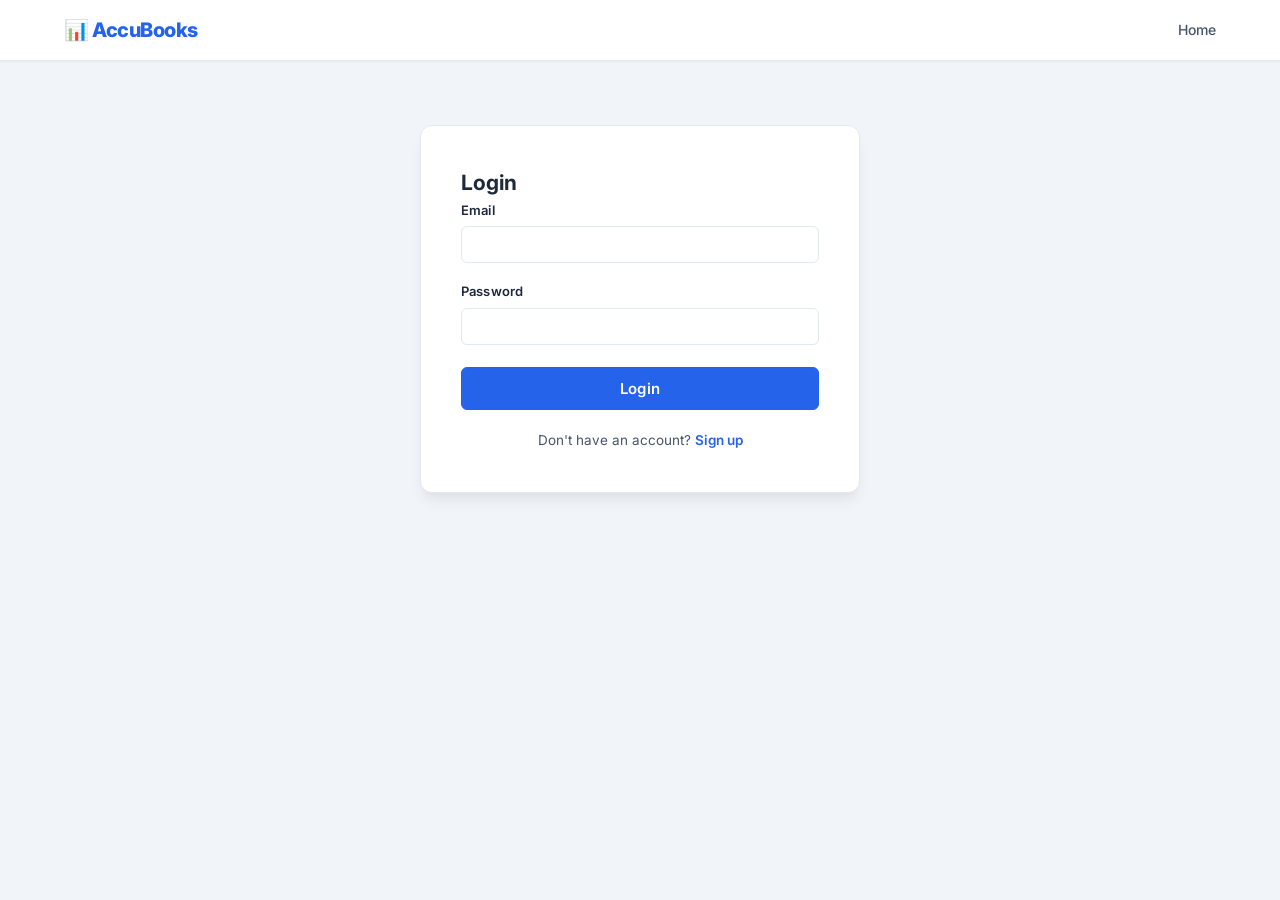
<file: accounting-frontend/pages/gl-accounts.html>
<!DOCTYPE html>
<html lang="en">
<head>
    <meta charset="UTF-8">
    <meta name="viewport" content="width=device-width, initial-scale=1.0">
    <title>GL Accounts - AccuBooks</title>
    <link rel="stylesheet" href="../css/style.css">
</head>
<body>
    <div class="dashboard">
        <aside class="sidebar">
            <div style="margin-bottom: 30px;">
                <h3 style="color: var(--primary-color); margin-bottom: 10px;">AccuBooks</h3>
                <select id="organisationSelect" style="width: 100%; padding: 10px; border-radius: 6px; border: 1px solid var(--border-color);">
                    <option value="">Select Organisation</option>
                </select>
            </div>
            <ul class="sidebar-menu">
                <li><a href="dashboard.html">📊 Dashboard</a></li>
                <li><a href="gl-accounts.html" class="active">📖 GL Accounts</a></li>
                <li><a href="daybook.html">📝 Daybook</a></li>
                <li><a href="reports.html">📈 Reports</a></li>
                <li><a href="customers.html">👥 Customers</a></li>
                <li><a href="suppliers.html">🏢 Suppliers</a></li>
                <li><a href="outstanding.html">⏳ Outstanding</a></li>
                <li><a href="products.html">📦 Products &amp; Services</a></li>
                <li><a href="organisations.html">🏭 Organisations</a></li>
                <li><hr style="margin: 15px 0;"></li>
                <li><a href="#logout" id="logoutBtn">🚪 Logout</a></li>
            </ul>
        </aside>

        <main class="main-content">
            <div class="dashboard-header">
                <h1>General Ledger Accounts</h1>
                <p>Manage your chart of accounts</p>
            </div>

            <div id="freeTierBanner" style="display:none; margin-bottom:20px; padding:14px 18px; background:#fff8e1; border:1px solid #ffe082; border-radius:8px; color:#7a5a00;">
                🔒 GL account management is available on <strong>Pro</strong> and above.
                <a href="organisations.html" style="margin-left:8px; color:var(--primary-color);">Upgrade your plan →</a>
            </div>

            <div id="accountActionBtns" style="margin-bottom: 20px; display: flex; gap: 10px;">
                <button id="newAccountBtn" class="btn btn-primary">+ New Account</button>
                <button id="recommendedAccountsBtn" class="btn btn-secondary">⭐ Add Recommended Accounts</button>
            </div>

            <div id="accountFormContainer" style="display: none; margin-bottom: 30px; background: var(--light-bg); padding: 20px; border-radius: 8px;">
                <h3 id="accountFormTitle">New GL Account</h3>
                <form id="accountForm">
                    <input type="hidden" id="editingAccountId">
                    <div style="display: grid; grid-template-columns: 1fr 1fr; gap: 15px;">
                        <div class="form-group">
                            <label>Account Code</label>
                            <input type="text" name="code" id="acctCode" required>
                        </div>
                        <div class="form-group">
                            <label>Account Name</label>
                            <input type="text" name="name" id="acctName" required>
                        </div>
                        <div class="form-group">
                            <label>Account Type</label>
                            <select name="type" id="acctType" required>
                                <option value="">Select Type</option>
                                <option value="Asset">Asset</option>
                                <option value="Liability">Liability</option>
                                <option value="Equity">Equity</option>
                                <option value="Revenue">Revenue</option>
                                <option value="Expense">Expense</option>
                            </select>
                        </div>
                        <div class="form-group">
                            <label>Sub Type</label>
                            <input type="text" name="subType" id="acctSubType" placeholder="e.g., Current Asset">
                        </div>
                        <div class="form-group">
                            <label>Opening Balance</label>
                            <input type="number" name="openingBalance" id="acctOpeningBalance" step="0.01" value="0">
                        </div>
                        <div class="form-group">
                            <label>Description</label>
                            <input type="text" name="description" id="acctDescription">
                        </div>
                    </div>
                    <div style="display: grid; grid-template-columns: 1fr 1fr; gap: 15px; margin-top: 20px;">
                        <button type="submit" class="btn btn-success" id="accountFormSubmitBtn">Create Account</button>
                        <button type="button" class="btn btn-secondary" id="cancelBtn">Cancel</button>
                    </div>
                </form>
            </div>

            <div class="table-container">
                <table>
                    <thead>
                        <tr>
                            <th>Code</th>
                            <th>Name</th>
                            <th>Type</th>
                            <th>Sub Type</th>
                            <th>Balance</th>
                            <th>Status</th>
                            <th>Actions</th>
                        </tr>
                    </thead>
                    <tbody id="accountsTable">
                        <tr>
                            <td colspan="7" style="text-align: center; color: var(--secondary-color);">Loading...</td>
                        </tr>
                    </tbody>
                </table>
            </div>
        </main>
    </div>

    <!-- Recommended Accounts Modal -->
    <div id="recommendedModal" style="display:none; position:fixed; inset:0; background:rgba(0,0,0,0.5); z-index:1000; overflow-y:auto;">
        <div style="background:#fff; max-width:750px; margin:40px auto; border-radius:10px; padding:30px; position:relative;">
            <h2 style="margin-bottom:6px;">Recommended Chart of Accounts</h2>
            <p style="color:var(--secondary-color); margin-bottom:20px;">Select the accounts you want to add. Already-existing codes will be skipped.</p>

            <div id="recGroupsContainer"></div>

            <div style="display:flex; gap:10px; margin-top:24px; justify-content:flex-end; align-items:center;">
                <label style="display:flex; align-items:center; gap:6px; cursor:pointer; color:var(--secondary-color); font-size:0.9em;">
                    <input type="checkbox" id="selectAllRec"> Select / deselect all
                </label>
                <button type="button" class="btn btn-secondary" id="closeRecommendedModal">Cancel</button>
                <button type="button" class="btn btn-success" id="addSelectedRec">Add Selected</button>
            </div>
        </div>
    </div>

    <script type="module">
        import { ApiService, UIUtils, AuthGuard } from '../js/api.js';

        AuthGuard.init();

        // UI Controls
        const newAccountBtn = document.getElementById('newAccountBtn');
        const cancelBtn = document.getElementById('cancelBtn');
        const accountFormContainer = document.getElementById('accountFormContainer');
        const accountForm = document.getElementById('accountForm');
        const accountsTable = document.getElementById('accountsTable');

        let isFreeTier = false;

        async function applyTierRestrictions(orgId) {
            const res = await ApiService.getOrganisation(orgId);
            if (res.ok) {
                isFreeTier = (res.data.subscriptionTier ?? 'Free') === 'Free';
            }
            document.getElementById('freeTierBanner').style.display = isFreeTier ? 'block' : 'none';
            document.getElementById('accountActionBtns').style.display = isFreeTier ? 'none' : 'flex';
            if (isFreeTier) accountFormContainer.style.display = 'none';
        }

        newAccountBtn.addEventListener('click', () => {
            document.getElementById('editingAccountId').value = '';
            document.getElementById('accountFormTitle').textContent = 'New GL Account';
            document.getElementById('accountFormSubmitBtn').textContent = 'Create Account';
            accountForm.reset();
            accountFormContainer.style.display = 'block';
        });

        cancelBtn.addEventListener('click', () => {
            accountFormContainer.style.display = 'none';
            document.getElementById('editingAccountId').value = '';
            accountForm.reset();
        });

        // Load accounts
        async function loadAccounts() {
            const orgId = ApiService.getSelectedOrg();
            if (!orgId) return;

            try {
                const response = await ApiService.getGLAccounts(orgId);
                if (response.ok) {
                    const accounts = response.data;
                    if (accounts.length === 0) {
                        accountsTable.innerHTML = '<tr><td colspan="7" style="text-align: center;">No accounts yet</td></tr>';
                    } else {
                        accountsTable.innerHTML = accounts.map(account => `
                            <tr>
                                <td>${account.code}</td>
                                <td>${account.name}</td>
                                <td>${account.type}</td>
                                <td>${account.subType || '-'}</td>
                                <td>${UIUtils.formatCurrency(account.balance)}</td>
                                <td>${account.isActive ? '<span style="color: var(--success-color);">✓ Active</span>' : '<span style="color: var(--danger-color);">✗ Inactive</span>'}</td>
                                <td>
                                    ${isFreeTier ? '<span style="color:var(--secondary-color);font-size:12px;">View only</span>' : `
                                    <div class="action-buttons">
                                        <button class="btn btn-sm btn-primary" onclick="editAccount('${account.id}')">Edit</button>
                                        <button class="btn btn-sm btn-danger" onclick="deleteAccount('${account.id}')">Delete</button>
                                    </div>`}
                                </td>
                            </tr>
                        `).join('');
                    }
                }
            } catch (error) {
                UIUtils.showAlert('Error loading accounts', 'error');
            }
        }

        // Create / update account
        accountForm.addEventListener('submit', async (e) => {
            e.preventDefault();

            const orgId = ApiService.getSelectedOrg();
            if (!orgId) { UIUtils.showAlert('Please select an organisation', 'error'); return; }

            const editId = document.getElementById('editingAccountId').value;
            const formData = new FormData(accountForm);
            const accountData = {
                code: formData.get('code'),
                name: formData.get('name'),
                type: formData.get('type'),
                subType: formData.get('subType') || null,
                openingBalance: parseFloat(formData.get('openingBalance')) || 0,
                description: formData.get('description') || null,
            };

            UIUtils.showLoading();
            const response = editId
                ? await ApiService.updateGLAccount(orgId, editId, accountData)
                : await ApiService.createGLAccount(orgId, accountData);
            UIUtils.hideLoading();

            if (response.ok) {
                UIUtils.showAlert(editId ? 'Account updated!' : 'Account created!', 'success');
                document.getElementById('editingAccountId').value = '';
                accountForm.reset();
                accountFormContainer.style.display = 'none';
                loadAccounts();
            } else {
                UIUtils.showAlert(UIUtils.getErrorMessage(response.data), 'error');
            }
        });

        // Global functions for inline onclick handlers
        window.editAccount = async (accountId) => {
            const orgId = ApiService.getSelectedOrg();
            UIUtils.showLoading();
            const response = await ApiService.getGLAccount(accountId);
            UIUtils.hideLoading();
            if (!response.ok) { UIUtils.showAlert('Failed to load account', 'error'); return; }
            const a = response.data;
            document.getElementById('editingAccountId').value = a.id;
            document.getElementById('accountFormTitle').textContent = 'Edit GL Account';
            document.getElementById('accountFormSubmitBtn').textContent = 'Save Changes';
            document.getElementById('acctCode').value = a.code;
            document.getElementById('acctName').value = a.name;
            document.getElementById('acctType').value = a.type;
            document.getElementById('acctSubType').value = a.subType || '';
            document.getElementById('acctOpeningBalance').value = a.openingBalance ?? 0;
            document.getElementById('acctDescription').value = a.description || '';
            accountFormContainer.style.display = 'block';
            accountFormContainer.scrollIntoView({ behavior: 'smooth' });
        };

        window.deleteAccount = async (accountId) => {
            if (confirm('Are you sure you want to delete this account?')) {
                const orgId = ApiService.getSelectedOrg();
                const response = await ApiService.deleteGLAccount(orgId, accountId);
                if (response.ok) {
                    UIUtils.showAlert('Account deleted successfully', 'success');
                    loadAccounts();
                } else {
                    UIUtils.showAlert('Error deleting account', 'error');
                }
            }
        };

        // ── Recommended Accounts ────────────────────────────────────────────────

        const RECOMMENDED_ACCOUNTS = [
            {
                group: 'Assets',
                accounts: [
                    { code: '1000', name: 'Bank Account',                 type: 'Asset',   subType: 'Current Asset',    description: 'Main business bank account' },
                    { code: '1010', name: 'Petty Cash',                  type: 'Asset',   subType: 'Current Asset',    description: 'Cash on hand for small day-to-day expenses' },
                    { code: '1100', name: 'Trade Receivables',           type: 'Asset',   subType: 'Current Asset',    description: 'Amounts owed by customers' },
                    { code: '1150', name: 'Allowance for Doubtful Debts',type: 'Asset',   subType: 'Current Asset',    description: 'Provision for uncollectable receivables' },
                    { code: '1200', name: 'Inventory',                   type: 'Asset',   subType: 'Current Asset',    description: 'Goods held for sale' },
                    { code: '1300', name: 'Prepaid Expenses',            type: 'Asset',   subType: 'Current Asset',    description: 'Expenses paid in advance' },
                    { code: '1500', name: 'Property, Plant & Equipment', type: 'Asset',   subType: 'Non-Current Asset',description: 'Tangible long-term assets' },
                    { code: '1510', name: 'Accumulated Depreciation',    type: 'Asset',   subType: 'Non-Current Asset',description: 'Contra account for depreciation of fixed assets' },
                ]
            },
            {
                group: 'Liabilities',
                accounts: [
                    { code: '2000', name: 'Trade Payables',              type: 'Liability', subType: 'Current Liability',    description: 'Amounts owed to suppliers' },
                    { code: '2100', name: 'VAT Control Account',         type: 'Liability', subType: 'Current Liability',    description: 'All VAT postings go here — credits on sales, debits on purchases. Net balance = amount owed to (or from) HMRC.' },
                    { code: '2200', name: 'Accrued Expenses',            type: 'Liability', subType: 'Current Liability',    description: 'Expenses incurred but not yet paid' },
                    { code: '2300', name: 'Short-Term Loans',            type: 'Liability', subType: 'Current Liability',    description: 'Borrowings due within one year' },
                    { code: '2500', name: 'Long-Term Loans',             type: 'Liability', subType: 'Non-Current Liability',description: 'Borrowings due after one year' },
                ]
            },
            {
                group: 'Equity',
                accounts: [
                    { code: '3000', name: 'Share Capital',               type: 'Equity', subType: 'Equity', description: 'Capital contributed by shareholders' },
                    { code: '3100', name: 'Retained Earnings',           type: 'Equity', subType: 'Equity', description: 'Cumulative profits retained in the business' },
                    { code: '3200', name: 'Drawings / Dividends',        type: 'Equity', subType: 'Equity', description: 'Owner withdrawals or dividends paid' },
                ]
            },
            {
                group: 'Revenue',
                accounts: [
                    { code: '4000', name: 'Sales Revenue',               type: 'Revenue', subType: 'Trading Income',    description: 'Income from sale of goods or services' },
                    { code: '4010', name: 'Sales Returns & Allowances',  type: 'Expense', subType: 'Cost of Sales',     description: 'Expense account for goods returned by customers' },
                    { code: '4050', name: 'Discounts Received',          type: 'Revenue', subType: 'Trading Income',    description: 'Settlement discounts received from suppliers' },
                    { code: '4100', name: 'Other Income',                type: 'Revenue', subType: 'Other Income',      description: 'Miscellaneous income not from core trading' },
                    { code: '4200', name: 'Interest Income',             type: 'Revenue', subType: 'Other Income',      description: 'Interest earned on deposits and loans' },
                ]
            },
            {
                group: 'Expenses',
                accounts: [
                    { code: '5000', name: 'Purchases',                   type: 'Expense', subType: 'Cost of Sales',     description: 'Cost of goods purchased for resale' },
                    { code: '5010', name: 'Purchase Returns & Allowances',type:'Expense', subType: 'Cost of Sales',     description: 'Contra account for returned or discounted purchases' },
                    { code: '5050', name: 'Discounts Allowed',           type: 'Expense', subType: 'Cost of Sales',     description: 'Settlement discounts granted to customers' },
                    { code: '5100', name: 'Direct Labour',               type: 'Expense', subType: 'Cost of Sales',     description: 'Wages directly attributable to production' },
                    { code: '5200', name: 'Freight & Carriage In',       type: 'Expense', subType: 'Cost of Sales',     description: 'Delivery costs on incoming goods' },
                    { code: '6000', name: 'Salaries & Wages',            type: 'Expense', subType: 'Operating Expense', description: 'Employee remuneration' },
                    { code: '6100', name: 'Rent & Rates',                type: 'Expense', subType: 'Operating Expense', description: 'Premises costs' },
                    { code: '6200', name: 'Utilities',                   type: 'Expense', subType: 'Operating Expense', description: 'Electricity, gas, water' },
                    { code: '6300', name: 'Depreciation Expense',        type: 'Expense', subType: 'Operating Expense', description: 'Periodic depreciation charge on fixed assets' },
                    { code: '6400', name: 'Office Supplies & Stationery',type: 'Expense', subType: 'Operating Expense', description: 'Day-to-day office consumables' },
                    { code: '6500', name: 'Marketing & Advertising',     type: 'Expense', subType: 'Operating Expense', description: 'Promotional and advertising costs' },
                    { code: '6600', name: 'Travel & Entertainment',      type: 'Expense', subType: 'Operating Expense', description: 'Business travel and client entertainment' },
                    { code: '6700', name: 'Professional Fees',           type: 'Expense', subType: 'Operating Expense', description: 'Legal, accounting and consultancy fees' },
                    { code: '6800', name: 'Bank Charges & Interest',     type: 'Expense', subType: 'Finance Cost',      description: 'Bank fees and loan interest' },
                    { code: '6900', name: 'Bad Debt Expense',            type: 'Expense', subType: 'Operating Expense', description: 'Write-off of uncollectable receivables' },
                ]
            }
        ];

        function buildRecommendedModal() {
            const container = document.getElementById('recGroupsContainer');
            container.innerHTML = RECOMMENDED_ACCOUNTS.map((group, gi) => `
                <div style="margin-bottom:20px;">
                    <div style="display:flex; align-items:center; gap:8px; margin-bottom:8px;">
                        <input type="checkbox" class="rec-group-cb" data-group="${gi}" id="recGroup${gi}" checked>
                        <label for="recGroup${gi}" style="font-weight:600; cursor:pointer;">${group.group}</label>
                    </div>
                    <div style="display:grid; grid-template-columns:1fr 1fr; gap:6px; padding-left:20px;">
                        ${group.accounts.map((acc, ai) => `
                            <label style="display:flex; align-items:flex-start; gap:8px; padding:8px; border:1px solid var(--border-color); border-radius:6px; cursor:pointer; background:var(--light-bg);">
                                <input type="checkbox" class="rec-acc-cb" data-group="${gi}" data-idx="${ai}" checked style="margin-top:2px; flex-shrink:0;">
                                <span>
                                    <span style="font-weight:500;">${acc.code} — ${acc.name}</span><br>
                                    <span style="font-size:0.8em; color:var(--secondary-color);">${acc.type} · ${acc.subType}</span>
                                </span>
                            </label>
                        `).join('')}
                    </div>
                </div>
            `).join('');

            // Group checkbox toggles all children
            container.querySelectorAll('.rec-group-cb').forEach(cb => {
                cb.addEventListener('change', () => {
                    container.querySelectorAll(`.rec-acc-cb[data-group="${cb.dataset.group}"]`)
                        .forEach(c => c.checked = cb.checked);
                });
            });

            // When all children checked/unchecked, sync group checkbox
            container.querySelectorAll('.rec-acc-cb').forEach(cb => {
                cb.addEventListener('change', () => {
                    const siblings = [...container.querySelectorAll(`.rec-acc-cb[data-group="${cb.dataset.group}"]`)];
                    const groupCb  = container.querySelector(`.rec-group-cb[data-group="${cb.dataset.group}"]`);
                    groupCb.checked = siblings.every(s => s.checked);
                });
            });
        }

        document.getElementById('recommendedAccountsBtn').addEventListener('click', () => {
            buildRecommendedModal();
            document.getElementById('recommendedModal').style.display = 'block';
        });

        document.getElementById('closeRecommendedModal').addEventListener('click', () => {
            document.getElementById('recommendedModal').style.display = 'none';
        });

        document.getElementById('selectAllRec').addEventListener('change', (e) => {
            document.querySelectorAll('.rec-acc-cb, .rec-group-cb').forEach(cb => cb.checked = e.target.checked);
        });

        document.getElementById('addSelectedRec').addEventListener('click', async () => {
            const orgId = ApiService.getSelectedOrg();
            if (!orgId) {
                UIUtils.showAlert('Please select an organisation first', 'error');
                return;
            }

            const selected = [];
            document.querySelectorAll('.rec-acc-cb:checked').forEach(cb => {
                selected.push(RECOMMENDED_ACCOUNTS[cb.dataset.group].accounts[cb.dataset.idx]);
            });

            if (selected.length === 0) {
                UIUtils.showAlert('No accounts selected', 'error');
                return;
            }

            document.getElementById('recommendedModal').style.display = 'none';
            UIUtils.showLoading();

            let created = 0, skipped = 0, failed = 0;
            for (const acc of selected) {
                const response = await ApiService.createGLAccount(orgId, { ...acc, openingBalance: 0 });
                if (response.ok) {
                    created++;
                } else if (response.status === 409 || response.data?.error?.message?.toLowerCase().includes('duplicate') || response.data?.error?.message?.toLowerCase().includes('exists')) {
                    skipped++;
                } else {
                    failed++;
                }
            }

            UIUtils.hideLoading();

            const parts = [];
            if (created)  parts.push(`${created} account${created  !== 1 ? 's' : ''} created`);
            if (skipped)  parts.push(`${skipped} skipped (already exist)`);
            if (failed)   parts.push(`${failed} failed`);
            UIUtils.showAlert(parts.join(', '), failed ? 'error' : 'success');
            loadAccounts();
        });

        // ────────────────────────────────────────────────────────────────────────

        // Organization selector
        document.getElementById('organisationSelect').addEventListener('change', async (e) => {
            if (e.target.value) {
                ApiService.setSelectedOrg(e.target.value);
                await applyTierRestrictions(e.target.value);
                loadAccounts();
            }
        });

        await ApiService.populateOrganisationSelector();
        const savedOrg = ApiService.getSelectedOrg();
        if (savedOrg) await applyTierRestrictions(savedOrg);
        loadAccounts();
    </script>
</body>
</html>
</file>
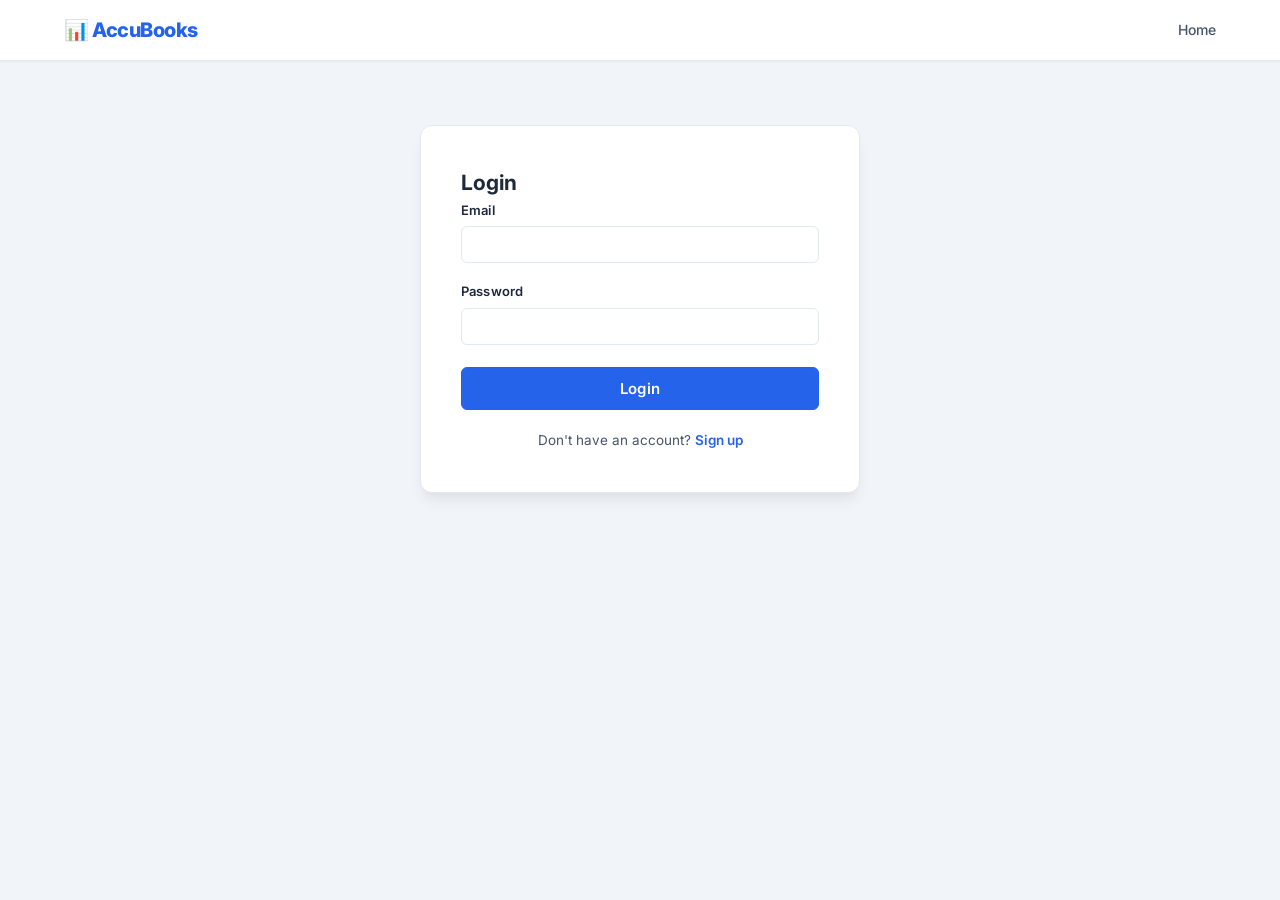
<file: accounting-frontend/pages/login.html>
<!DOCTYPE html>
<html lang="en">
<head>
    <meta charset="UTF-8">
    <meta name="viewport" content="width=device-width, initial-scale=1.0">
    <title>Login - AccuBooks</title>
    <link rel="stylesheet" href="../css/style.css">
</head>
<body>
    <nav class="navbar">
        <div class="container">
            <div class="navbar-brand">
                <h1 class="logo">📊 AccuBooks</h1>
            </div>
            <ul class="navbar-nav">
                <li><a href="../index.html">Home</a></li>
            </ul>
        </div>
    </nav>

    <div class="form-container">
        <h2>Login</h2>
        <form id="loginForm">
            <div class="form-group">
                <label for="email">Email</label>
                <input type="email" id="email" name="email" required>
            </div>
            <div class="form-group">
                <label for="password">Password</label>
                <input type="password" id="password" name="password" required>
            </div>
            <div class="form-group">
                <button type="submit" class="btn btn-primary btn-lg">Login</button>
            </div>
        </form>
        <p class="form-text">Don't have an account? <a href="register.html">Sign up</a></p>
    </div>

    <script type="module">
        import { ApiService, UIUtils } from '../js/api.js';

        document.getElementById('loginForm').addEventListener('submit', async (e) => {
            e.preventDefault();

            const email = document.getElementById('email').value;
            const password = document.getElementById('password').value;

            UIUtils.showLoading();
            const response = await ApiService.login(email, password);
            UIUtils.hideLoading();

            if (response.ok) {
                window.location.href = 'dashboard.html';
            } else {
                UIUtils.showAlert(response.data?.error?.message || 'Login failed. Please try again.', 'error');
            }
        });
    </script>
</body>
</html>
</file>
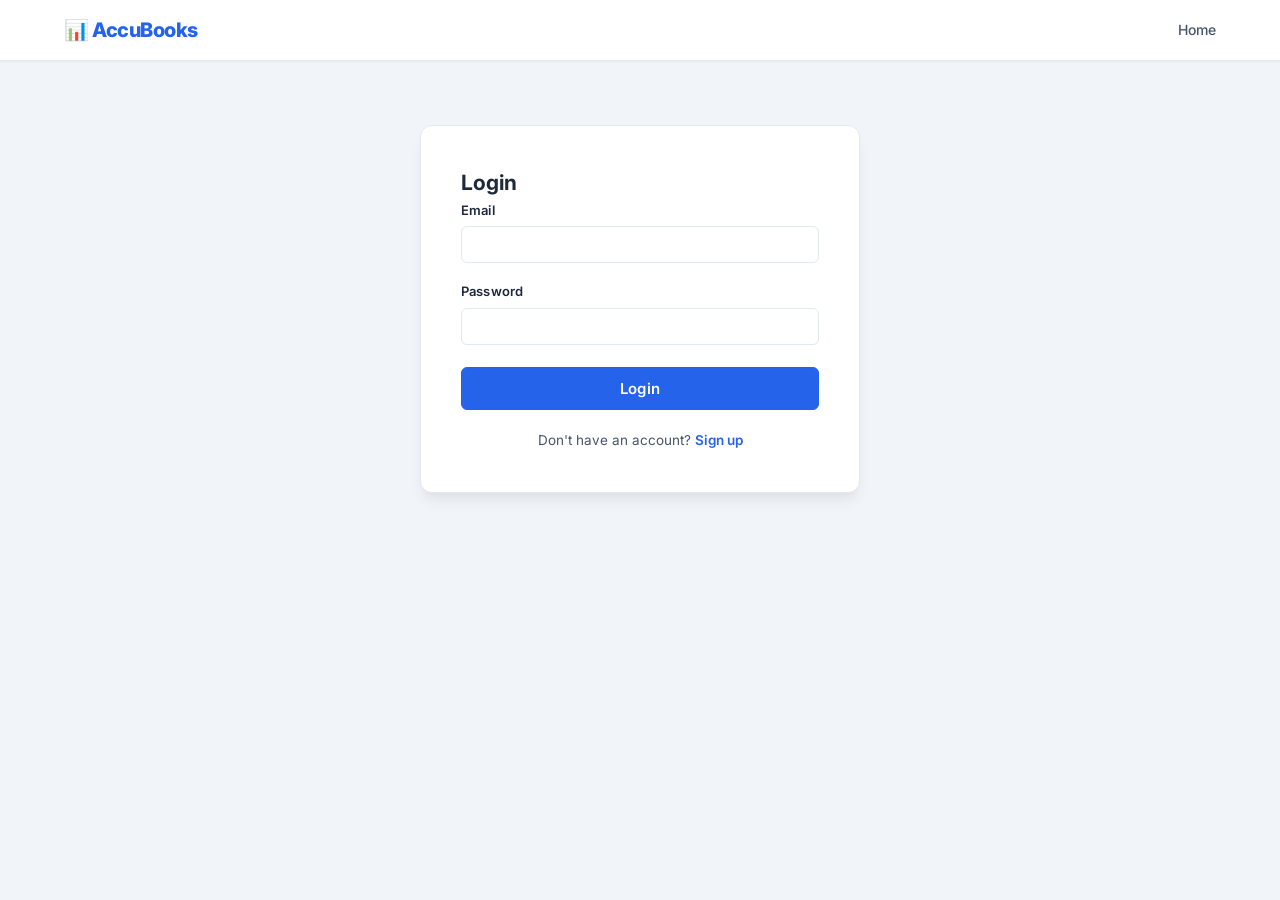
<file: accounting-frontend/pages/organisations.html>
<!DOCTYPE html>
<html lang="en">
<head>
    <meta charset="UTF-8">
    <meta name="viewport" content="width=device-width, initial-scale=1.0">
    <title>Organisations - AccuBooks</title>
    <link rel="stylesheet" href="../css/style.css">
</head>
<body>
    <div class="dashboard">
        <aside class="sidebar">
            <div style="margin-bottom: 30px;">
                <h3 style="color: var(--primary-color); margin-bottom: 10px;">AccuBooks</h3>
                <select id="organisationSelect" style="width: 100%; padding: 10px; border-radius: 6px; border: 1px solid var(--border-color);">
                    <option value="">Select Organisation</option>
                </select>
            </div>
            <ul class="sidebar-menu">
                <li><a href="dashboard.html">📊 Dashboard</a></li>
                <li><a href="gl-accounts.html">📖 GL Accounts</a></li>
                <li><a href="daybook.html">📝 Daybook</a></li>
                <li><a href="reports.html">📈 Reports</a></li>
                <li><a href="customers.html">👥 Customers</a></li>
                <li><a href="suppliers.html">🏢 Suppliers</a></li>
                <li><a href="outstanding.html">⏳ Outstanding</a></li>
                <li><a href="products.html">📦 Products &amp; Services</a></li>
                <li><a href="organisations.html" class="active">🏭 Organisations</a></li>
                <li><hr style="margin: 15px 0;"></li>
                <li><a href="#logout" id="logoutBtn">🚪 Logout</a></li>
            </ul>
        </aside>

        <main class="main-content">
            <div class="dashboard-header">
                <h1>Organisations</h1>
                <p>Manage your business organisations</p>
            </div>

            <!-- Accept invitation banner -->
            <div id="acceptInvitePanel" style="display:none; margin-bottom: 20px; background: #e8f4fd; border: 1px solid #b3d9f7; padding: 15px 20px; border-radius: 8px;">
                <h4 style="margin: 0 0 10px;">Accept Invitation</h4>
                <div style="display: flex; gap: 10px; align-items: flex-end;">
                    <div class="form-group" style="margin: 0; flex: 1;">
                        <label>Invitation Token</label>
                        <input type="text" id="inviteTokenInput" placeholder="Paste your invitation token here">
                    </div>
                    <button id="acceptInviteBtn" class="btn btn-primary">Accept</button>
                    <button id="cancelAcceptBtn" class="btn btn-secondary">Cancel</button>
                </div>
            </div>

            <div style="margin-bottom: 20px; display: flex; gap: 10px; flex-wrap: wrap;">
                <button id="newOrgBtn" class="btn btn-primary">+ New Organisation</button>
                <button id="showAcceptInviteBtn" class="btn btn-secondary">Accept Invitation</button>
            </div>

            <!-- Create / Edit form -->
            <div id="orgFormContainer" style="display: none; margin-bottom: 30px; background: var(--light-bg); padding: 20px; border-radius: 8px;">
                <h3 id="orgFormTitle">New Organisation</h3>
                <form id="orgForm">
                    <input type="hidden" id="editingOrgId">
                    <div style="display: grid; grid-template-columns: 1fr 1fr; gap: 15px;">
                        <div class="form-group">
                            <label>Organisation Name *</label>
                            <input type="text" id="orgName" required>
                        </div>
                        <div class="form-group">
                            <label>Registration Number</label>
                            <input type="text" id="orgRegNum">
                        </div>
                        <div class="form-group">
                            <label>Tax Number</label>
                            <input type="text" id="orgTaxNum">
                        </div>
                        <div class="form-group">
                            <label>Description</label>
                            <input type="text" id="orgDescription">
                        </div>
                        <div class="form-group">
                            <label>VAT Reduced Rate %</label>
                            <input type="number" id="orgVatReduced" value="5" step="0.01" min="0" max="100">
                        </div>
                        <div class="form-group">
                            <label>VAT Standard Rate %</label>
                            <input type="number" id="orgVatFull" value="20" step="0.01" min="0" max="100">
                        </div>
                        <div class="form-group" id="vatAccountGroup" style="display:none;">
                            <label>Default VAT Account</label>
                            <select id="orgVatAccount"><option value="">No default VAT account</option></select>
                            <small style="color:var(--secondary-color);">Used to auto-post VAT on sales/purchase invoices</small>
                        </div>
                    </div>
                    <div style="display: flex; gap: 10px; margin-top: 20px;">
                        <button type="submit" class="btn btn-success" id="orgFormSubmitBtn">Create Organisation</button>
                        <button type="button" class="btn btn-secondary" id="cancelBtn">Cancel</button>
                    </div>
                </form>
            </div>

            <!-- Organisations list -->
            <div id="organisationsContainer"></div>

            <!-- Organisation detail panel (members + invitations) -->
            <div id="orgDetailPanel" style="display: none; margin-top: 30px;">
                <div style="display: flex; justify-content: space-between; align-items: center; margin-bottom: 15px;">
                    <h2 id="orgDetailName"></h2>
                    <button id="closeDetailBtn" class="btn btn-secondary btn-sm">Close</button>
                </div>

                <!-- Tabs -->
                <div style="display: flex; gap: 0; border-bottom: 2px solid var(--border-color); margin-bottom: 20px;">
                    <button class="tab-btn active" data-tab="members" style="padding: 8px 20px; border: none; background: none; cursor: pointer; font-size: 14px; border-bottom: 2px solid var(--primary-color); margin-bottom: -2px; color: var(--primary-color);">Members</button>
                    <button class="tab-btn" data-tab="invitations" style="padding: 8px 20px; border: none; background: none; cursor: pointer; font-size: 14px; color: var(--secondary-color);">Invitations</button>
                </div>

                <!-- Members tab -->
                <div id="tab-members">
                    <div style="margin-bottom: 15px;">
                        <button id="inviteNewBtn" class="btn btn-primary btn-sm">+ Invite User</button>
                    </div>
                    <div id="inviteFormInline" style="display:none; background: var(--light-bg); padding: 15px; border-radius: 8px; margin-bottom: 15px;">
                        <h4 style="margin: 0 0 10px;">Send Invitation</h4>
                        <div style="display: grid; grid-template-columns: 1fr 1fr auto; gap: 10px; align-items: flex-end;">
                            <div class="form-group" style="margin: 0;">
                                <label>Email Address</label>
                                <input type="email" id="inviteEmail">
                            </div>
                            <div class="form-group" style="margin: 0;">
                                <label>Role</label>
                                <select id="inviteRole">
                                    <option value="Viewer">Viewer – read-only</option>
                                    <option value="Bookkeeper">Bookkeeper – create entries</option>
                                    <option value="Manager" selected>Manager – approve entries, manage contacts</option>
                                    <option value="Owner">Owner – full access</option>
                                </select>
                            </div>
                            <div style="display: flex; gap: 8px;">
                                <button id="sendInviteBtn" class="btn btn-success btn-sm">Send</button>
                                <button id="cancelInviteFormBtn" class="btn btn-secondary btn-sm">Cancel</button>
                            </div>
                        </div>
                    </div>
                    <div id="membersTable"></div>
                </div>

                <!-- Invitations tab -->
                <div id="tab-invitations" style="display:none;">
                    <div id="invitationsTable"></div>
                </div>
            </div>
        </main>
    </div>

    <script type="module">
        import { ApiService, UIUtils, AuthGuard } from '../js/api.js';

        AuthGuard.init();

        let currentDetailOrgId = null;

        // --- Org form (create / edit) ---
        document.getElementById('newOrgBtn').addEventListener('click', () => {
            document.getElementById('editingOrgId').value = '';
            document.getElementById('orgFormTitle').textContent = 'New Organisation';
            document.getElementById('orgFormSubmitBtn').textContent = 'Create Organisation';
            document.getElementById('orgName').value = '';
            document.getElementById('orgRegNum').value = '';
            document.getElementById('orgTaxNum').value = '';
            document.getElementById('orgDescription').value = '';
            document.getElementById('orgVatReduced').value = 5;
            document.getElementById('orgVatFull').value = 20;
            document.getElementById('vatAccountGroup').style.display = 'none';
            document.getElementById('orgFormContainer').style.display = 'block';
        });

        document.getElementById('cancelBtn').addEventListener('click', () => {
            document.getElementById('orgFormContainer').style.display = 'none';
            document.getElementById('vatAccountGroup').style.display = 'none';
        });

        document.getElementById('orgForm').addEventListener('submit', async (e) => {
            e.preventDefault();
            const id = document.getElementById('editingOrgId').value;
            const name = document.getElementById('orgName').value;
            const registrationNumber = document.getElementById('orgRegNum').value || null;
            const taxNumber = document.getElementById('orgTaxNum').value || null;
            const description = document.getElementById('orgDescription').value || null;
            const vatReducedRate = parseFloat(document.getElementById('orgVatReduced').value) || 5;
            const vatFullRate = parseFloat(document.getElementById('orgVatFull').value) || 20;
            const defaultVatAccountId = document.getElementById('orgVatAccount').value || null;

            UIUtils.showLoading();
            const response = id
                ? await ApiService.updateOrganisation(id, { name, registrationNumber, taxNumber, description, vatReducedRate, vatFullRate, defaultVatAccountId })
                : await ApiService.createOrganisation(name, description, registrationNumber, taxNumber);
            UIUtils.hideLoading();

            if (response.ok) {
                UIUtils.showAlert(id ? 'Organisation updated!' : 'Organisation created!', 'success');
                document.getElementById('orgFormContainer').style.display = 'none';
                document.getElementById('vatAccountGroup').style.display = 'none';
                if (!id) ApiService.setSelectedOrg(response.data.id);
                loadOrganisations();
            } else {
                UIUtils.showAlert(UIUtils.getErrorMessage(response.data), 'error');
            }
        });

        // --- Accept invitation ---
        document.getElementById('showAcceptInviteBtn').addEventListener('click', () => {
            document.getElementById('acceptInvitePanel').style.display = 'block';
        });
        document.getElementById('cancelAcceptBtn').addEventListener('click', () => {
            document.getElementById('acceptInvitePanel').style.display = 'none';
            document.getElementById('inviteTokenInput').value = '';
        });
        document.getElementById('acceptInviteBtn').addEventListener('click', async () => {
            const token = document.getElementById('inviteTokenInput').value.trim();
            if (!token) { UIUtils.showAlert('Please enter a token', 'error'); return; }
            UIUtils.showLoading();
            const response = await ApiService.acceptInvitation(token);
            UIUtils.hideLoading();
            if (response.ok) {
                UIUtils.showAlert('Invitation accepted! You have joined the organisation.', 'success');
                document.getElementById('acceptInvitePanel').style.display = 'none';
                document.getElementById('inviteTokenInput').value = '';
                loadOrganisations();
            } else {
                UIUtils.showAlert(response.data?.error?.message || 'Invalid or expired token', 'error');
            }
        });

        // --- Load organisations list ---
        async function loadOrganisations() {
            UIUtils.showLoading();
            const response = await ApiService.listOrganisations();
            UIUtils.hideLoading();

            const select = document.getElementById('organisationSelect');
            const container = document.getElementById('organisationsContainer');

            if (response.ok) {
                const orgs = response.data;
                select.innerHTML = '<option value="">Select Organisation</option>';
                orgs.forEach(o => {
                    const opt = document.createElement('option');
                    opt.value = o.id;
                    opt.textContent = o.name;
                    select.appendChild(opt);
                });
                const saved = ApiService.getSelectedOrg();
                if (saved) select.value = saved;

                if (orgs.length === 0) {
                    container.innerHTML = `
                        <div class="card">
                            <h3>No organisations yet</h3>
                            <p>Create your first organisation or accept an invitation above.</p>
                        </div>`;
                } else {
                    container.innerHTML = `
                        <div class="table-container">
                            <table>
                                <thead><tr>
                                    <th>Name</th>
                                    <th>Registration</th>
                                    <th>Tax Number</th>
                                    <th>Description</th>
                                    <th>Actions</th>
                                </tr></thead>
                                <tbody>
                                    ${orgs.map(o => `
                                        <tr>
                                            <td><strong>${escHtml(o.name)}</strong></td>
                                            <td>${escHtml(o.registrationNumber || '-')}</td>
                                            <td>${escHtml(o.taxNumber || '-')}</td>
                                            <td>${escHtml(o.description || '-')}</td>
                                            <td>
                                                <div class="action-buttons">
                                                    <button class="btn btn-sm btn-primary" onclick="openDetail('${o.id}', '${escHtml(o.name)}')">Manage</button>
                                                    <button class="btn btn-sm btn-secondary" onclick="editOrg('${o.id}')">Edit</button>
                                                    <button class="btn btn-sm btn-danger" onclick="deleteOrg('${o.id}', '${escHtml(o.name)}')">Delete</button>
                                                </div>
                                            </td>
                                        </tr>
                                    `).join('')}
                                </tbody>
                            </table>
                        </div>`;
                }
            } else {
                container.innerHTML = `<p style="color: var(--danger-color);">Unable to load organisations</p>`;
            }
        }

        // --- Edit org ---
        window.editOrg = async (id) => {
            UIUtils.showLoading();
            const [orgRes, accsRes] = await Promise.all([
                ApiService.getOrganisation(id),
                ApiService.getGLAccounts(id),
            ]);
            UIUtils.hideLoading();
            if (!orgRes.ok) { UIUtils.showAlert('Failed to load organisation', 'error'); return; }
            const o = orgRes.data;
            document.getElementById('editingOrgId').value = o.id;
            document.getElementById('orgFormTitle').textContent = 'Edit Organisation';
            document.getElementById('orgFormSubmitBtn').textContent = 'Save Changes';
            document.getElementById('orgName').value = o.name || '';
            document.getElementById('orgRegNum').value = o.registrationNumber || '';
            document.getElementById('orgTaxNum').value = o.taxNumber || '';
            document.getElementById('orgDescription').value = o.description || '';
            document.getElementById('orgVatReduced').value = o.vatReducedRate ?? 5;
            document.getElementById('orgVatFull').value = o.vatFullRate ?? 20;
            // Populate VAT account dropdown from GL accounts
            if (accsRes.ok) {
                const opts = accsRes.data.map(a => `<option value="${a.id}">${a.code} \u2013 ${a.name} (${a.type})</option>`).join('');
                const sel = document.getElementById('orgVatAccount');
                sel.innerHTML = '<option value="">No default VAT account</option>' + opts;
                sel.value = o.defaultVatAccountId || '';
            }
            document.getElementById('vatAccountGroup').style.display = 'block';
            document.getElementById('orgFormContainer').style.display = 'block';
            document.getElementById('orgFormContainer').scrollIntoView({ behavior: 'smooth' });
        };

        // --- Delete org ---
        window.deleteOrg = async (id, name) => {
            if (!confirm(`Delete organisation "${name}"? This cannot be undone.`)) return;
            UIUtils.showLoading();
            const response = await ApiService.deleteOrganisation(id);
            UIUtils.hideLoading();
            if (response.ok) {
                UIUtils.showAlert('Organisation deleted', 'success');
                if (ApiService.getSelectedOrg() === id) {
                    ApiService.setSelectedOrg(null);
                    localStorage.removeItem('selectedOrganisation');
                }
                if (currentDetailOrgId === id) closeDetail();
                loadOrganisations();
            } else {
                UIUtils.showAlert(response.data?.error?.message || 'Error deleting organisation', 'error');
            }
        };

        // --- Detail panel (members + invitations) ---
        window.openDetail = async (orgId, orgName) => {
            currentDetailOrgId = orgId;
            document.getElementById('orgDetailName').textContent = orgName;
            document.getElementById('orgDetailPanel').style.display = 'block';
            document.getElementById('orgDetailPanel').scrollIntoView({ behavior: 'smooth' });
            setActiveTab('members');
            await loadMembers();
        };

        window.closeDetail = () => {
            document.getElementById('orgDetailPanel').style.display = 'none';
            currentDetailOrgId = null;
        };
        document.getElementById('closeDetailBtn').addEventListener('click', closeDetail);

        // Tabs
        document.querySelectorAll('.tab-btn').forEach(btn => {
            btn.addEventListener('click', () => {
                const tab = btn.dataset.tab;
                setActiveTab(tab);
                if (tab === 'members') loadMembers();
                else loadInvitations();
            });
        });

        function setActiveTab(tab) {
            document.querySelectorAll('.tab-btn').forEach(b => {
                const active = b.dataset.tab === tab;
                b.style.borderBottom = active ? '2px solid var(--primary-color)' : 'none';
                b.style.marginBottom = active ? '-2px' : '0';
                b.style.color = active ? 'var(--primary-color)' : 'var(--secondary-color)';
            });
            document.getElementById('tab-members').style.display = tab === 'members' ? 'block' : 'none';
            document.getElementById('tab-invitations').style.display = tab === 'invitations' ? 'block' : 'none';
        }

        // Invite form toggle
        document.getElementById('inviteNewBtn').addEventListener('click', () => {
            document.getElementById('inviteFormInline').style.display = 'block';
        });
        document.getElementById('cancelInviteFormBtn').addEventListener('click', () => {
            document.getElementById('inviteFormInline').style.display = 'none';
        });
        document.getElementById('sendInviteBtn').addEventListener('click', async () => {
            const email = document.getElementById('inviteEmail').value.trim();
            const role = document.getElementById('inviteRole').value;
            if (!email) { UIUtils.showAlert('Please enter an email address', 'error'); return; }
            UIUtils.showLoading();
            const response = await ApiService.createInvitation(currentDetailOrgId, email, role);
            UIUtils.hideLoading();
            if (response.ok) {
                UIUtils.showAlert(`Invitation sent to ${email}. Token: ${response.data.token}`, 'success');
                document.getElementById('inviteEmail').value = '';
                document.getElementById('inviteFormInline').style.display = 'none';
                loadInvitations();
                setActiveTab('invitations');
            } else {
                UIUtils.showAlert(response.data?.error?.message || 'Error sending invitation', 'error');
            }
        });

        // --- Load members ---
        async function loadMembers() {
            const container = document.getElementById('membersTable');
            container.innerHTML = '<p>Loading...</p>';
            const response = await ApiService.getMembers(currentDetailOrgId);
            if (!response.ok) {
                if (response.status === 403) {
                    container.innerHTML = '<p style="color: var(--secondary-color);">You need Owner role to manage members.</p>';
                } else {
                    container.innerHTML = '<p style="color: var(--danger-color);">Failed to load members.</p>';
                }
                document.getElementById('inviteNewBtn').style.display = 'none';
                return;
            }
            document.getElementById('inviteNewBtn').style.display = '';
            const members = response.data;
            container.innerHTML = `
                <table>
                    <thead><tr><th>Name</th><th>Email</th><th>Role</th><th>Joined</th><th>Actions</th></tr></thead>
                    <tbody>
                        ${members.map(m => `
                            <tr>
                                <td>${escHtml(m.firstName + ' ' + m.lastName)}</td>
                                <td>${escHtml(m.email)}</td>
                                <td>
                                    <select data-member-id="${m.id}" class="role-select" style="padding: 4px 8px; border-radius: 4px; border: 1px solid var(--border-color);">
                                        <option value="Viewer" ${m.role === 'Viewer' ? 'selected' : ''}>Viewer</option>
                                        <option value="Bookkeeper" ${m.role === 'Bookkeeper' ? 'selected' : ''}>Bookkeeper</option>
                                        <option value="Manager" ${m.role === 'Manager' ? 'selected' : ''}>Manager</option>
                                        <option value="Owner" ${m.role === 'Owner' ? 'selected' : ''}>Owner</option>
                                    </select>
                                </td>
                                <td>${UIUtils.formatDate(m.joinedAt)}</td>
                                <td>
                                    <div class="action-buttons">
                                        <button class="btn btn-sm btn-secondary" onclick="saveRole('${m.id}')">Save Role</button>
                                        <button class="btn btn-sm btn-danger" onclick="removeMember('${m.id}', '${escHtml(m.firstName + ' ' + m.lastName)}')">Remove</button>
                                    </div>
                                </td>
                            </tr>
                        `).join('')}
                    </tbody>
                </table>`;
        }

        window.saveRole = async (memberId) => {
            const select = document.querySelector(`.role-select[data-member-id="${memberId}"]`);
            const role = select.value;
            UIUtils.showLoading();
            const response = await ApiService.updateMemberRole(currentDetailOrgId, memberId, role);
            UIUtils.hideLoading();
            if (response.ok) {
                UIUtils.showAlert('Role updated', 'success');
            } else {
                UIUtils.showAlert(response.data?.error?.message || 'Error updating role', 'error');
                loadMembers();
            }
        };

        window.removeMember = async (memberId, name) => {
            if (!confirm(`Remove ${name} from this organisation?`)) return;
            UIUtils.showLoading();
            const response = await ApiService.removeMember(currentDetailOrgId, memberId);
            UIUtils.hideLoading();
            if (response.ok) {
                UIUtils.showAlert(`${name} removed`, 'success');
                loadMembers();
            } else {
                UIUtils.showAlert(response.data?.error?.message || 'Error removing member', 'error');
            }
        };

        // --- Load invitations ---
        async function loadInvitations() {
            const container = document.getElementById('invitationsTable');
            container.innerHTML = '<p>Loading...</p>';
            const response = await ApiService.getInvitations(currentDetailOrgId);
            if (!response.ok) {
                container.innerHTML = '<p style="color: var(--secondary-color);">Unable to load invitations.</p>';
                return;
            }
            const invitations = response.data;
            if (invitations.length === 0) {
                container.innerHTML = '<p style="color: var(--secondary-color);">No pending invitations.</p>';
                return;
            }
            container.innerHTML = `
                <table>
                    <thead><tr><th>Email</th><th>Role</th><th>Invited By</th><th>Expires</th><th>Status</th><th>Actions</th></tr></thead>
                    <tbody>
                        ${invitations.map(inv => `
                            <tr>
                                <td>${escHtml(inv.invitedEmail)}</td>
                                <td>${escHtml(inv.role)}</td>
                                <td>${escHtml(inv.invitedByName || '-')}</td>
                                <td>${UIUtils.formatDate(inv.expiresAt)}</td>
                                <td>${inv.isAccepted ? '<span style="color:var(--success-color);">Accepted</span>' : '<span style="color:var(--warning-color);">Pending</span>'}</td>
                                <td>
                                    ${!inv.isAccepted ? `
                                        <div>
                                            <span style="font-family: monospace; font-size: 12px; background: #f0f0f0; padding: 2px 6px; border-radius: 3px;">${escHtml(inv.token)}</span>
                                            <button class="btn btn-sm btn-danger" style="margin-left: 8px;" onclick="cancelInvite('${inv.id}')">Cancel</button>
                                        </div>
                                    ` : '-'}
                                </td>
                            </tr>
                        `).join('')}
                    </tbody>
                </table>`;
        }

        window.cancelInvite = async (invitationId) => {
            if (!confirm('Cancel this invitation?')) return;
            UIUtils.showLoading();
            const response = await ApiService.cancelInvitation(currentDetailOrgId, invitationId);
            UIUtils.hideLoading();
            if (response.ok) {
                UIUtils.showAlert('Invitation cancelled', 'success');
                loadInvitations();
            } else {
                UIUtils.showAlert(response.data?.error?.message || 'Error cancelling invitation', 'error');
            }
        };

        // Organisation selector
        document.getElementById('organisationSelect').addEventListener('change', (e) => {
            if (e.target.value) ApiService.setSelectedOrg(e.target.value);
        });

        document.getElementById('logoutBtn').addEventListener('click', (e) => {
            e.preventDefault();
            ApiService.logout();
            window.location.href = 'login.html';
        });

        function escHtml(str) {
            return String(str).replace(/&/g,'&amp;').replace(/</g,'&lt;').replace(/>/g,'&gt;').replace(/"/g,'&quot;');
        }

        loadOrganisations();
    </script>
</body>
</html>
</file>
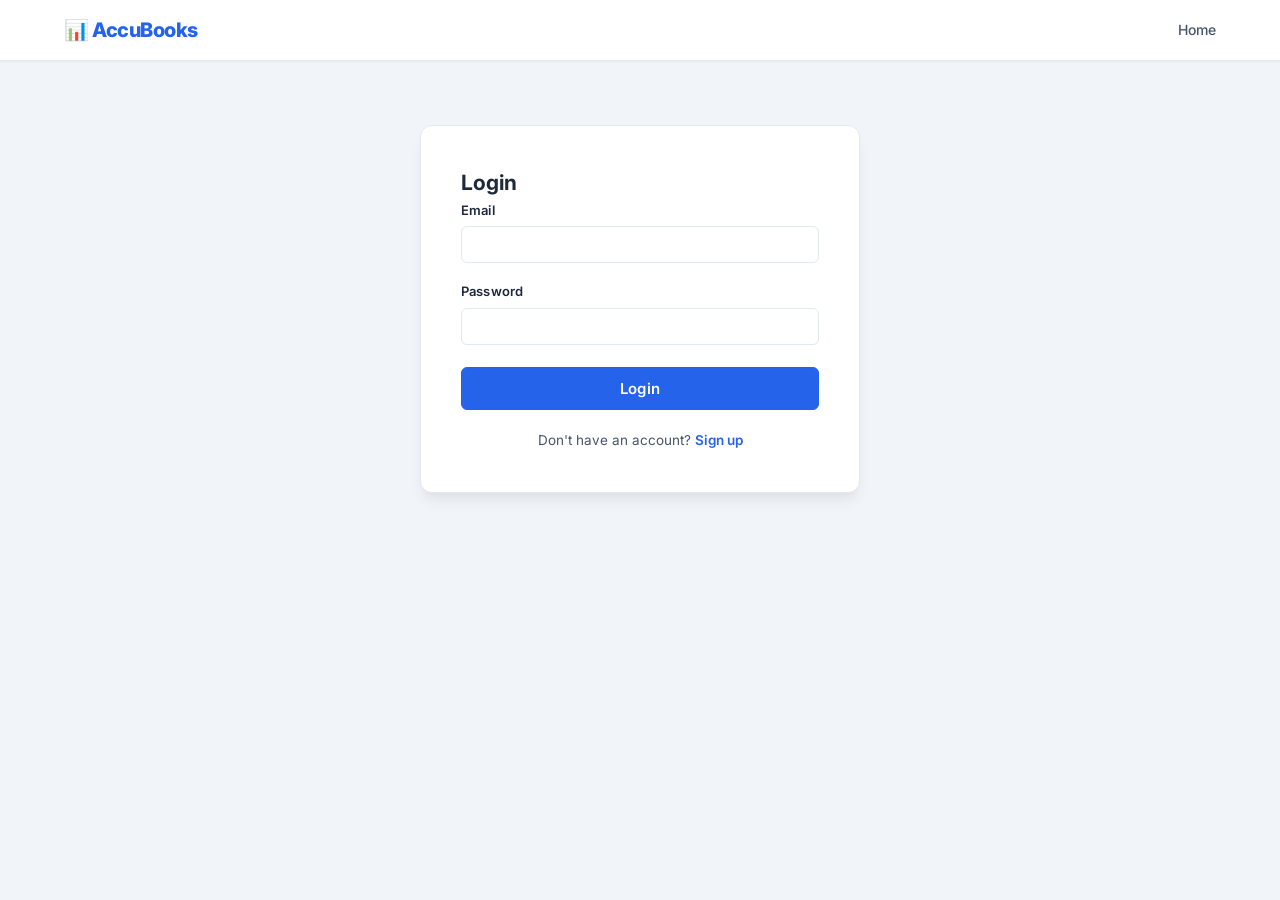
<file: accounting-frontend/pages/outstanding.html>
<!DOCTYPE html>
<html lang="en">
<head>
    <meta charset="UTF-8">
    <meta name="viewport" content="width=device-width, initial-scale=1.0">
    <title>Outstanding - AccuBooks</title>
    <link rel="stylesheet" href="../css/style.css">
    <style>
        .tab-buttons {
            display: flex;
            gap: 10px;
            margin-bottom: 20px;
        }
        .tab-btn {
            padding: 10px 24px;
            border: 2px solid var(--border-color);
            border-radius: 6px;
            background: white;
            cursor: pointer;
            font-size: 14px;
            font-weight: 600;
            color: var(--secondary-color);
            transition: all 0.2s;
        }
        .tab-btn.active {
            border-color: var(--primary-color);
            background: var(--primary-color);
            color: white;
        }
        .tab-content { display: none; }
        .tab-content.active { display: block; }
        .summary-bar {
            display: flex;
            gap: 20px;
            margin-bottom: 20px;
        }
        .summary-card {
            background: var(--light-bg);
            border-radius: 8px;
            padding: 15px 20px;
            min-width: 180px;
        }
        .summary-card .label { font-size: 12px; color: var(--secondary-color); margin-bottom: 4px; }
        .summary-card .value { font-size: 22px; font-weight: bold; }
        .outstanding-amount { color: var(--danger-color); }
    </style>
</head>
<body>
    <div class="dashboard">
        <aside class="sidebar">
            <div style="margin-bottom: 30px;">
                <h3 style="color: var(--primary-color); margin-bottom: 10px;">AccuBooks</h3>
                <select id="organisationSelect" style="width: 100%; padding: 10px; border-radius: 6px; border: 1px solid var(--border-color);">
                    <option value="">Select Organisation</option>
                </select>
            </div>
            <ul class="sidebar-menu">
                <li><a href="dashboard.html">📊 Dashboard</a></li>
                <li><a href="gl-accounts.html">📖 GL Accounts</a></li>
                <li><a href="daybook.html">📝 Daybook</a></li>
                <li><a href="reports.html">📈 Reports</a></li>
                <li><a href="customers.html">👥 Customers</a></li>
                <li><a href="suppliers.html">🏢 Suppliers</a></li>
                <li><a href="outstanding.html" class="active">⏳ Outstanding</a></li>
                <li><a href="products.html">📦 Products &amp; Services</a></li>
                <li><a href="organisations.html">🏭 Organisations</a></li>
                <li><hr style="margin: 15px 0;"></li>
                <li><a href="#logout" id="logoutBtn">🚪 Logout</a></li>
            </ul>
        </aside>

        <main class="main-content">
            <div class="dashboard-header">
                <h1>Outstanding</h1>
                <p>All unpaid invoices and bills across all customers and suppliers</p>
            </div>

            <div class="tab-buttons">
                <button class="tab-btn active" id="tabAR" onclick="switchTab('ar')">Accounts Receivable</button>
                <button class="tab-btn" id="tabAP" onclick="switchTab('ap')">Accounts Payable</button>
            </div>

            <!-- AR Tab -->
            <div id="arTab" class="tab-content active">
                <div class="summary-bar" id="arSummary" style="display: none;">
                    <div class="summary-card">
                        <div class="label">Invoices Outstanding</div>
                        <div class="value" id="arCount">0</div>
                    </div>
                    <div class="summary-card">
                        <div class="label">Total Invoiced</div>
                        <div class="value" id="arTotal">£0.00</div>
                    </div>
                    <div class="summary-card">
                        <div class="label">Total Outstanding</div>
                        <div class="value outstanding-amount" id="arOutstanding">£0.00</div>
                    </div>
                </div>
                <div class="table-container">
                    <table>
                        <thead>
                            <tr>
                                <th>Date</th>
                                <th>Customer</th>
                                <th>Reference</th>
                                <th>Description</th>
                                <th>Invoice Total</th>
                                <th>Received</th>
                                <th>Outstanding</th>
                                <th>Status</th>
                                <th>Action</th>
                            </tr>
                        </thead>
                        <tbody id="arTable">
                            <tr><td colspan="9" style="text-align:center; color: var(--secondary-color);">Select an organisation to load</td></tr>
                        </tbody>
                    </table>
                </div>
            </div>

            <!-- AP Tab -->
            <div id="apTab" class="tab-content">
                <div class="summary-bar" id="apSummary" style="display: none;">
                    <div class="summary-card">
                        <div class="label">Bills Outstanding</div>
                        <div class="value" id="apCount">0</div>
                    </div>
                    <div class="summary-card">
                        <div class="label">Total Billed</div>
                        <div class="value" id="apTotal">£0.00</div>
                    </div>
                    <div class="summary-card">
                        <div class="label">Total Outstanding</div>
                        <div class="value outstanding-amount" id="apOutstanding">£0.00</div>
                    </div>
                </div>
                <div class="table-container">
                    <table>
                        <thead>
                            <tr>
                                <th>Date</th>
                                <th>Supplier</th>
                                <th>Reference</th>
                                <th>Description</th>
                                <th>Bill Total</th>
                                <th>Paid</th>
                                <th>Outstanding</th>
                                <th>Status</th>
                                <th>Action</th>
                            </tr>
                        </thead>
                        <tbody id="apTable">
                            <tr><td colspan="9" style="text-align:center; color: var(--secondary-color);">Select an organisation to load</td></tr>
                        </tbody>
                    </table>
                </div>
            </div>

            <!-- Record Receipt Panel -->
            <div id="receiptPanel" style="display:none; margin-top: 30px; background: var(--light-bg); border-radius: 8px; padding: 20px;">
                <h3 id="receiptPanelTitle">Record Receipt</h3>
                <form id="receiptForm">
                    <input type="hidden" id="receiptLinkedEntryId">
                    <input type="hidden" id="receiptCustomerId">
                    <input type="hidden" id="receiptCreditAccountId">
                    <div style="display: grid; grid-template-columns: 1fr 1fr; gap: 15px;">
                        <div class="form-group">
                            <label>Receipt Date</label>
                            <input type="date" id="receiptDate" required>
                        </div>
                        <div class="form-group">
                            <label>Reference</label>
                            <input type="text" id="receiptReference" placeholder="e.g. CHQ-001">
                        </div>
                        <div class="form-group">
                            <label>Amount</label>
                            <input type="number" id="receiptAmount" step="0.01" min="0.01" required>
                        </div>
                        <div class="form-group">
                            <label>Description</label>
                            <input type="text" id="receiptDescription">
                        </div>
                        <div class="form-group">
                            <label>Bank / Cash Account (debit)</label>
                            <select id="receiptBankAccount" required>
                                <option value="">Select account...</option>
                            </select>
                        </div>
                        <div class="form-group">
                            <label>Accounts Receivable (credit)</label>
                            <div id="receiptCreditAccountDisplay" style="padding: 8px 12px; background: #f8f9fa; border: 1px solid var(--border-color); border-radius: 4px; color: var(--secondary-color); font-size: 14px;">Loading...</div>
                        </div>
                    </div>
                    <div style="display: grid; grid-template-columns: 1fr 1fr; gap: 15px; margin-top: 15px;">
                        <button type="submit" class="btn btn-success">Record Receipt</button>
                        <button type="button" class="btn btn-secondary" onclick="closeReceiptPanel()">Cancel</button>
                    </div>
                </form>
            </div>

            <!-- Record Payment Panel -->
            <div id="paymentPanel" style="display:none; margin-top: 30px; background: var(--light-bg); border-radius: 8px; padding: 20px;">
                <h3 id="paymentPanelTitle">Record Payment</h3>
                <form id="paymentForm">
                    <input type="hidden" id="paymentLinkedEntryId">
                    <input type="hidden" id="paymentSupplierId">
                    <input type="hidden" id="paymentDebitAccountId">
                    <div style="display: grid; grid-template-columns: 1fr 1fr; gap: 15px;">
                        <div class="form-group">
                            <label>Payment Date</label>
                            <input type="date" id="paymentDate" required>
                        </div>
                        <div class="form-group">
                            <label>Reference</label>
                            <input type="text" id="paymentReference" placeholder="e.g. BAC-001">
                        </div>
                        <div class="form-group">
                            <label>Amount</label>
                            <input type="number" id="paymentAmount" step="0.01" min="0.01" required>
                        </div>
                        <div class="form-group">
                            <label>Description</label>
                            <input type="text" id="paymentDescription">
                        </div>
                        <div class="form-group">
                            <label>Accounts Payable (debit)</label>
                            <div id="paymentDebitAccountDisplay" style="padding: 8px 12px; background: #f8f9fa; border: 1px solid var(--border-color); border-radius: 4px; color: var(--secondary-color); font-size: 14px;">Loading...</div>
                        </div>
                        <div class="form-group">
                            <label>Bank / Cash Account (credit)</label>
                            <select id="paymentBankAccount" required>
                                <option value="">Select account...</option>
                            </select>
                        </div>
                    </div>
                    <div style="display: grid; grid-template-columns: 1fr 1fr; gap: 15px; margin-top: 15px;">
                        <button type="submit" class="btn btn-success">Record Payment</button>
                        <button type="button" class="btn btn-secondary" onclick="closePaymentPanel()">Cancel</button>
                    </div>
                </form>
            </div>
        </main>
    </div>

    <script type="module">
        import { ApiService, UIUtils, AuthGuard } from '../js/api.js';

        AuthGuard.init();

        let currentTab = 'ar';
        let cachedAccounts = null;

        window.switchTab = (tab) => {
            currentTab = tab;
            document.getElementById('arTab').classList.toggle('active', tab === 'ar');
            document.getElementById('apTab').classList.toggle('active', tab === 'ap');
            document.getElementById('tabAR').classList.toggle('active', tab === 'ar');
            document.getElementById('tabAP').classList.toggle('active', tab === 'ap');
            document.getElementById('receiptPanel').style.display = 'none';
            document.getElementById('paymentPanel').style.display = 'none';
        };

        async function loadAccounts() {
            if (cachedAccounts) return cachedAccounts;
            const orgId = ApiService.getSelectedOrg();
            const resp = await ApiService.getGLAccounts(orgId);
            if (resp.ok) cachedAccounts = resp.data.filter(a => a.isActive);
            return cachedAccounts || [];
        }

        async function loadOutstanding() {
            const orgId = ApiService.getSelectedOrg();
            if (!orgId) return;
            cachedAccounts = null;

            UIUtils.showLoading();
            const [arResp, apResp] = await Promise.all([
                ApiService.getOutstandingInvoices(orgId),
                ApiService.getOutstandingBills(orgId)
            ]);
            UIUtils.hideLoading();

            if (arResp.ok) renderAR(arResp.data);
            if (apResp.ok) renderAP(apResp.data);
        }

        function renderAR(invoices) {
            const tbody = document.getElementById('arTable');
            if (invoices.length === 0) {
                tbody.innerHTML = '<tr><td colspan="9" style="text-align:center; color: var(--secondary-color);">No outstanding invoices</td></tr>';
                document.getElementById('arSummary').style.display = 'none';
                return;
            }

            const totalInvoiced = invoices.reduce((s, i) => s + i.invoiceTotal, 0);
            const totalOutstanding = invoices.reduce((s, i) => s + i.outstanding, 0);
            document.getElementById('arCount').textContent = invoices.length;
            document.getElementById('arTotal').textContent = UIUtils.formatCurrency(totalInvoiced);
            document.getElementById('arOutstanding').textContent = UIUtils.formatCurrency(totalOutstanding);
            document.getElementById('arSummary').style.display = 'flex';

            tbody.innerHTML = invoices.map(inv => `
                <tr>
                    <td>${UIUtils.formatDate(inv.date)}</td>
                    <td>${inv.customerName}</td>
                    <td>${inv.reference || '-'}</td>
                    <td>${inv.description || '-'}</td>
                    <td style="text-align:right;">${UIUtils.formatCurrency(inv.invoiceTotal)}</td>
                    <td style="text-align:right;">${UIUtils.formatCurrency(inv.totalSettled)}</td>
                    <td style="text-align:right; font-weight:bold; color: var(--danger-color);">${UIUtils.formatCurrency(inv.outstanding)}</td>
                    <td>${inv.isPosted ? '<span style="color:var(--success-color);font-size:12px;">Posted</span>' : '<span style="color:var(--secondary-color);font-size:12px;">Draft</span>'}</td>
                    <td><button class="btn btn-sm btn-success" onclick="openReceiptForm('${inv.entryId}', '${inv.customerId || ''}', ${inv.outstanding}, '${(inv.reference || '').replace(/'/g, "\\'")}')">Record Receipt</button></td>
                </tr>
            `).join('');
        }

        function renderAP(bills) {
            const tbody = document.getElementById('apTable');
            if (bills.length === 0) {
                tbody.innerHTML = '<tr><td colspan="9" style="text-align:center; color: var(--secondary-color);">No outstanding bills</td></tr>';
                document.getElementById('apSummary').style.display = 'none';
                return;
            }

            const totalBilled = bills.reduce((s, b) => s + b.invoiceTotal, 0);
            const totalOutstanding = bills.reduce((s, b) => s + b.outstanding, 0);
            document.getElementById('apCount').textContent = bills.length;
            document.getElementById('apTotal').textContent = UIUtils.formatCurrency(totalBilled);
            document.getElementById('apOutstanding').textContent = UIUtils.formatCurrency(totalOutstanding);
            document.getElementById('apSummary').style.display = 'flex';

            tbody.innerHTML = bills.map(bill => `
                <tr>
                    <td>${UIUtils.formatDate(bill.date)}</td>
                    <td>${bill.supplierName}</td>
                    <td>${bill.reference || '-'}</td>
                    <td>${bill.description || '-'}</td>
                    <td style="text-align:right;">${UIUtils.formatCurrency(bill.invoiceTotal)}</td>
                    <td style="text-align:right;">${UIUtils.formatCurrency(bill.totalSettled)}</td>
                    <td style="text-align:right; font-weight:bold; color: var(--danger-color);">${UIUtils.formatCurrency(bill.outstanding)}</td>
                    <td>${bill.isPosted ? '<span style="color:var(--success-color);font-size:12px;">Posted</span>' : '<span style="color:var(--secondary-color);font-size:12px;">Draft</span>'}</td>
                    <td><button class="btn btn-sm btn-warning" onclick="openPaymentForm('${bill.entryId}', '${bill.supplierId || ''}', ${bill.outstanding}, '${(bill.reference || '').replace(/'/g, "\\'")}')">Record Payment</button></td>
                </tr>
            `).join('');
        }

        window.openReceiptForm = async (invoiceEntryId, customerId, amount, ref) => {
            document.getElementById('receiptLinkedEntryId').value = invoiceEntryId;
            document.getElementById('receiptCustomerId').value = customerId;
            document.getElementById('receiptAmount').value = amount.toFixed(2);
            document.getElementById('receiptDate').value = new Date().toISOString().split('T')[0];
            document.getElementById('receiptDescription').value = ref ? `Receipt for invoice ${ref}` : 'Receipt';
            document.getElementById('receiptReference').value = '';
            document.getElementById('receiptPanelTitle').textContent = ref ? `Record Receipt for Invoice ${ref}` : 'Record Receipt';

            const accounts = await loadAccounts();
            const bankSel = document.getElementById('receiptBankAccount');
            bankSel.innerHTML = '<option value="">Select bank/cash account...</option>'
                + accounts.filter(a => a.type === 'Asset')
                    .map(a => `<option value="${a.id}">${a.code} - ${a.name}</option>`).join('');

            const arAccount = accounts.find(a => a.type === 'Asset' && /receivable/i.test(a.name));
            const display = document.getElementById('receiptCreditAccountDisplay');
            const hidden = document.getElementById('receiptCreditAccountId');
            if (arAccount) {
                hidden.value = arAccount.id;
                display.textContent = `${arAccount.code} - ${arAccount.name}`;
                display.style.color = 'var(--secondary-color)';
            } else {
                hidden.value = '';
                display.textContent = 'No receivables account found — check your chart of accounts';
                display.style.color = 'var(--danger-color)';
            }

            document.getElementById('paymentPanel').style.display = 'none';
            document.getElementById('receiptPanel').style.display = 'block';
            document.getElementById('receiptPanel').scrollIntoView({ behavior: 'smooth' });
        };

        window.closeReceiptPanel = () => {
            document.getElementById('receiptPanel').style.display = 'none';
        };

        window.openPaymentForm = async (billEntryId, supplierId, amount, ref) => {
            document.getElementById('paymentLinkedEntryId').value = billEntryId;
            document.getElementById('paymentSupplierId').value = supplierId;
            document.getElementById('paymentAmount').value = amount.toFixed(2);
            document.getElementById('paymentDate').value = new Date().toISOString().split('T')[0];
            document.getElementById('paymentDescription').value = ref ? `Payment for invoice ${ref}` : 'Payment';
            document.getElementById('paymentReference').value = '';
            document.getElementById('paymentPanelTitle').textContent = ref ? `Record Payment for Invoice ${ref}` : 'Record Payment';

            const accounts = await loadAccounts();
            const bankSel = document.getElementById('paymentBankAccount');
            bankSel.innerHTML = '<option value="">Select bank/cash account...</option>'
                + accounts.filter(a => a.type === 'Asset')
                    .map(a => `<option value="${a.id}">${a.code} - ${a.name}</option>`).join('');

            const apAccount = accounts.find(a => a.type === 'Liability' && /payable/i.test(a.name));
            const display = document.getElementById('paymentDebitAccountDisplay');
            const hidden = document.getElementById('paymentDebitAccountId');
            if (apAccount) {
                hidden.value = apAccount.id;
                display.textContent = `${apAccount.code} - ${apAccount.name}`;
                display.style.color = 'var(--secondary-color)';
            } else {
                hidden.value = '';
                display.textContent = 'No payables account found — check your chart of accounts';
                display.style.color = 'var(--danger-color)';
            }

            document.getElementById('receiptPanel').style.display = 'none';
            document.getElementById('paymentPanel').style.display = 'block';
            document.getElementById('paymentPanel').scrollIntoView({ behavior: 'smooth' });
        };

        window.closePaymentPanel = () => {
            document.getElementById('paymentPanel').style.display = 'none';
        };

        document.getElementById('receiptForm').addEventListener('submit', async (e) => {
            e.preventDefault();
            const orgId = ApiService.getSelectedOrg();
            const receiptData = {
                entryDate: document.getElementById('receiptDate').value,
                referenceNumber: document.getElementById('receiptReference').value || null,
                description: document.getElementById('receiptDescription').value,
                customerId: document.getElementById('receiptCustomerId').value || null,
                bankAccountId: document.getElementById('receiptBankAccount').value,
                creditAccountId: document.getElementById('receiptCreditAccountId').value,
                amount: parseFloat(document.getElementById('receiptAmount').value),
                linkedDaybookEntryId: document.getElementById('receiptLinkedEntryId').value || null
            };
            UIUtils.showLoading();
            const response = await ApiService.createReceiptDaybookEntry(orgId, receiptData);
            UIUtils.hideLoading();
            if (response.ok) {
                UIUtils.showAlert('Receipt recorded!', 'success');
                document.getElementById('receiptPanel').style.display = 'none';
                loadOutstanding();
            } else {
                UIUtils.showAlert(UIUtils.getErrorMessage(response.data), 'error');
            }
        });

        document.getElementById('paymentForm').addEventListener('submit', async (e) => {
            e.preventDefault();
            const orgId = ApiService.getSelectedOrg();
            const paymentData = {
                entryDate: document.getElementById('paymentDate').value,
                referenceNumber: document.getElementById('paymentReference').value || null,
                description: document.getElementById('paymentDescription').value,
                supplierId: document.getElementById('paymentSupplierId').value || null,
                debitAccountId: document.getElementById('paymentDebitAccountId').value,
                bankAccountId: document.getElementById('paymentBankAccount').value,
                amount: parseFloat(document.getElementById('paymentAmount').value),
                linkedDaybookEntryId: document.getElementById('paymentLinkedEntryId').value || null
            };
            UIUtils.showLoading();
            const response = await ApiService.createPaymentDaybookEntry(orgId, paymentData);
            UIUtils.hideLoading();
            if (response.ok) {
                UIUtils.showAlert('Payment recorded!', 'success');
                document.getElementById('paymentPanel').style.display = 'none';
                loadOutstanding();
            } else {
                UIUtils.showAlert(UIUtils.getErrorMessage(response.data), 'error');
            }
        });

        document.getElementById('organisationSelect').addEventListener('change', (e) => {
            if (e.target.value) {
                ApiService.setSelectedOrg(e.target.value);
                loadOutstanding();
            }
        });

        await ApiService.populateOrganisationSelector();
        loadOutstanding();

        document.getElementById('logoutBtn').addEventListener('click', (e) => {
            e.preventDefault();
            ApiService.logout();
            window.location.href = 'login.html';
        });
    </script>
</body>
</html>
</file>
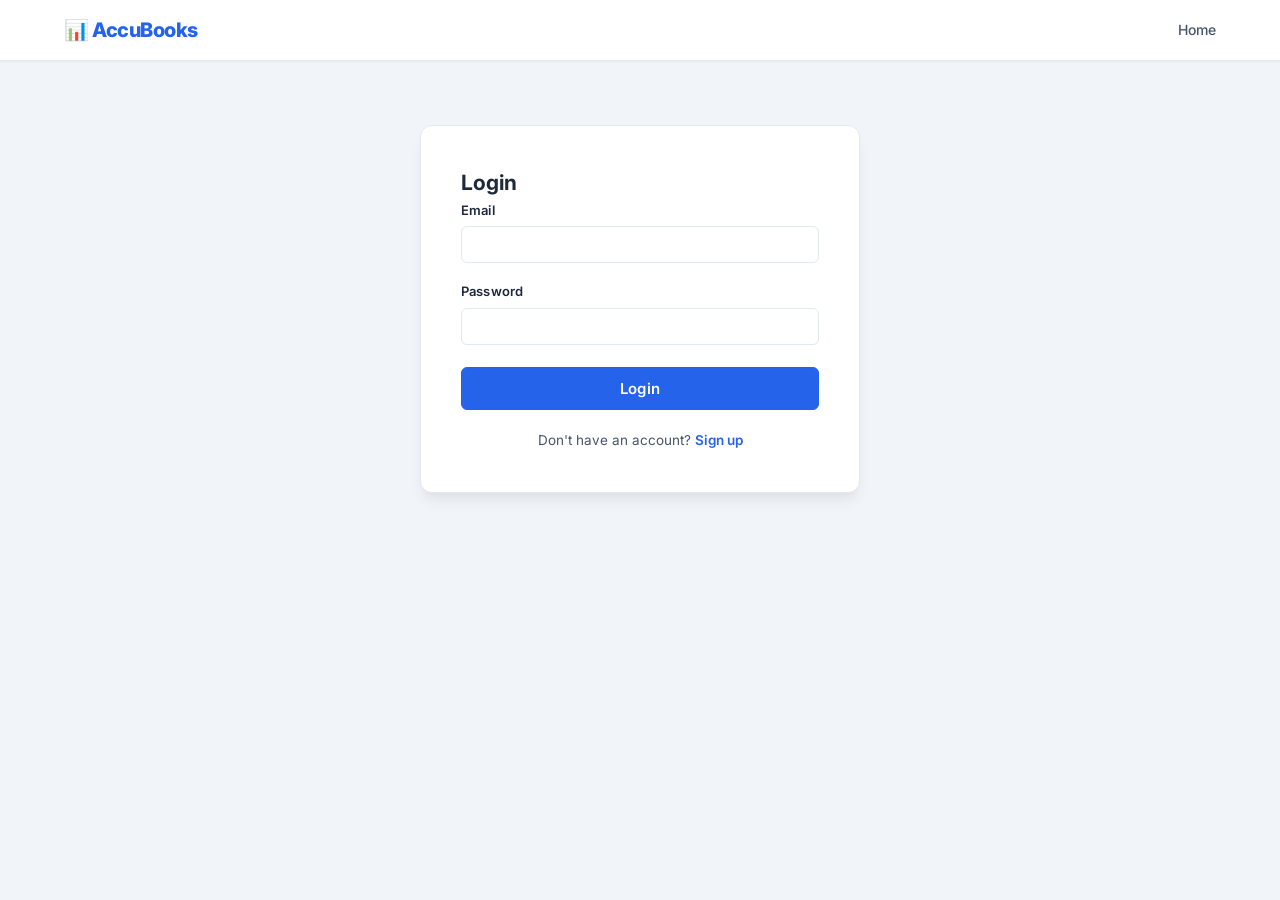
<file: accounting-frontend/pages/products.html>
<!DOCTYPE html>
<html lang="en">
<head>
    <meta charset="UTF-8">
    <meta name="viewport" content="width=device-width, initial-scale=1.0">
    <title>Products & Services - AccuBooks</title>
    <link rel="stylesheet" href="../css/style.css">
</head>
<body>
    <div class="dashboard">
        <aside class="sidebar">
            <div style="margin-bottom: 30px;">
                <h3 style="color: var(--primary-color); margin-bottom: 10px;">AccuBooks</h3>
                <select id="organisationSelect" style="width: 100%; padding: 10px; border-radius: 6px; border: 1px solid var(--border-color);">
                    <option value="">Select Organisation</option>
                </select>
            </div>
            <ul class="sidebar-menu">
                <li><a href="dashboard.html">📊 Dashboard</a></li>
                <li><a href="gl-accounts.html">📖 GL Accounts</a></li>
                <li><a href="daybook.html">📝 Daybook</a></li>
                <li><a href="reports.html">📈 Reports</a></li>
                <li><a href="customers.html">👥 Customers</a></li>
                <li><a href="suppliers.html">🏢 Suppliers</a></li>
                <li><a href="outstanding.html">⏳ Outstanding</a></li>
                <li><a href="products.html" class="active">📦 Products & Services</a></li>
                <li><a href="organisations.html">🏭 Organisations</a></li>
                <li><hr style="margin: 15px 0;"></li>
                <li><a href="#logout" id="logoutBtn">🚪 Logout</a></li>
            </ul>
        </aside>

        <main class="main-content">
            <div class="dashboard-header">
                <h1>Products & Services</h1>
                <p>Manage your product and service catalogue for quick invoice entry</p>
            </div>

            <div style="margin-bottom: 20px;">
                <button class="btn btn-primary" onclick="showForm()">+ Add Product / Service</button>
            </div>

            <!-- FORM -->
            <div id="productForm" style="display:none; background: var(--light-bg); padding: 20px; border-radius: 8px; margin-bottom: 20px;">
                <h3 id="formTitle">Add Product / Service</h3>
                <input type="hidden" id="editingId">
                <div style="display: grid; grid-template-columns: 1fr 1fr 1fr; gap: 15px;">
                    <div class="form-group">
                        <label>Name *</label>
                        <input type="text" id="pName" placeholder="e.g. Web Design, Widget A">
                    </div>
                    <div class="form-group">
                        <label>Code / SKU</label>
                        <input type="text" id="pCode" placeholder="e.g. WD-001">
                    </div>
                    <div class="form-group">
                        <label>VAT Treatment</label>
                        <select id="pVat">
                            <option value="standard">Standard Rate (20%)</option>
                            <option value="reduced">Reduced Rate (5%)</option>
                            <option value="zero">Zero Rated (0%)</option>
                            <option value="exempt">VAT Exempt</option>
                        </select>
                    </div>
                    <div class="form-group">
                        <label>Default Sale Price (excl. VAT)</label>
                        <input type="number" id="pSalePrice" step="0.01" min="0" value="0.00" placeholder="0.00">
                    </div>
                    <div class="form-group">
                        <label>Default Purchase Price (excl. VAT)</label>
                        <input type="number" id="pPurchasePrice" step="0.01" min="0" value="0.00" placeholder="0.00">
                    </div>
                    <div class="form-group">
                        <label>Description</label>
                        <input type="text" id="pDesc" placeholder="Optional description">
                    </div>
                </div>
                <div style="display: flex; gap: 10px; margin-top: 15px;">
                    <button class="btn btn-success" onclick="saveProduct()">Save</button>
                    <button class="btn btn-secondary" onclick="hideForm()">Cancel</button>
                </div>
            </div>

            <!-- TABLE -->
            <div class="table-container">
                <table>
                    <thead>
                        <tr>
                            <th>Code</th>
                            <th>Name</th>
                            <th>Description</th>
                            <th>Sale Price</th>
                            <th>Purchase Price</th>
                            <th>VAT</th>
                            <th>Actions</th>
                        </tr>
                    </thead>
                    <tbody id="productsTable">
                        <tr><td colspan="7" style="text-align:center; color:var(--secondary-color);">Loading...</td></tr>
                    </tbody>
                </table>
            </div>
        </main>
    </div>

    <script type="module">
        import { ApiService, UIUtils, AuthGuard } from '../js/api.js';

        AuthGuard.init();

        function escHtml(str) {
            return String(str ?? '').replace(/&/g,'&amp;').replace(/</g,'&lt;').replace(/>/g,'&gt;').replace(/"/g,'&quot;');
        }

        const vatLabels = { standard: 'Standard (20%)', reduced: 'Reduced (5%)', zero: 'Zero (0%)', exempt: 'Exempt' };

        window.showForm = () => {
            document.getElementById('formTitle').textContent = 'Add Product / Service';
            document.getElementById('editingId').value = '';
            document.getElementById('pName').value = '';
            document.getElementById('pCode').value = '';
            document.getElementById('pDesc').value = '';
            document.getElementById('pSalePrice').value = '0.00';
            document.getElementById('pPurchasePrice').value = '0.00';
            document.getElementById('pVat').value = 'standard';
            document.getElementById('productForm').style.display = 'block';
            document.getElementById('productForm').scrollIntoView({ behavior: 'smooth' });
        };

        window.editProduct = (id, name, code, desc, salePrice, purchasePrice, vat) => {
            document.getElementById('formTitle').textContent = 'Edit Product / Service';
            document.getElementById('editingId').value = id;
            document.getElementById('pName').value = name;
            document.getElementById('pCode').value = code;
            document.getElementById('pDesc').value = desc;
            document.getElementById('pSalePrice').value = salePrice;
            document.getElementById('pPurchasePrice').value = purchasePrice;
            document.getElementById('pVat').value = vat;
            document.getElementById('productForm').style.display = 'block';
            document.getElementById('productForm').scrollIntoView({ behavior: 'smooth' });
        };

        window.hideForm = () => {
            document.getElementById('productForm').style.display = 'none';
        };

        window.saveProduct = async () => {
            const orgId = ApiService.getSelectedOrg();
            if (!orgId) { UIUtils.showAlert('Select an organisation first', 'error'); return; }
            const name = document.getElementById('pName').value.trim();
            if (!name) { UIUtils.showAlert('Name is required', 'error'); return; }

            const payload = {
                name,
                code: document.getElementById('pCode').value.trim() || null,
                description: document.getElementById('pDesc').value.trim() || null,
                defaultSalePrice: parseFloat(document.getElementById('pSalePrice').value) || 0,
                defaultPurchasePrice: parseFloat(document.getElementById('pPurchasePrice').value) || 0,
                vatTreatment: document.getElementById('pVat').value,
                isActive: true
            };

            const editingId = document.getElementById('editingId').value;
            UIUtils.showLoading();
            const response = editingId
                ? await ApiService.updateProduct(orgId, editingId, payload)
                : await ApiService.createProduct(orgId, payload);
            UIUtils.hideLoading();

            if (response.ok) {
                UIUtils.showAlert(editingId ? 'Product updated' : 'Product created', 'success');
                hideForm();
                loadProducts();
            } else {
                UIUtils.showAlert(UIUtils.getErrorMessage(response.data), 'error');
            }
        };

        window.deleteProduct = async (id, name) => {
            if (!confirm(`Delete "${name}"?`)) return;
            const orgId = ApiService.getSelectedOrg();
            const response = await ApiService.deleteProduct(orgId, id);
            if (response.ok) { UIUtils.showAlert('Product deleted', 'success'); loadProducts(); }
            else UIUtils.showAlert(UIUtils.getErrorMessage(response.data), 'error');
        };

        async function loadProducts() {
            const orgId = ApiService.getSelectedOrg();
            if (!orgId) return;

            const res = await ApiService.getProducts(orgId);
            const tbody = document.getElementById('productsTable');
            if (!res.ok) { tbody.innerHTML = '<tr><td colspan="7" style="text-align:center;">Failed to load.</td></tr>'; return; }
            const products = res.data;
            if (products.length === 0) {
                tbody.innerHTML = '<tr><td colspan="7" style="text-align:center;">No products yet. Add your first product or service above.</td></tr>';
                return;
            }
            tbody.innerHTML = products.map(p => `
                <tr>
                    <td>${escHtml(p.code || '-')}</td>
                    <td><strong>${escHtml(p.name)}</strong></td>
                    <td style="color:var(--secondary-color);font-size:13px;">${escHtml(p.description || '')}</td>
                    <td>${UIUtils.formatCurrency(p.defaultSalePrice)}</td>
                    <td>${UIUtils.formatCurrency(p.defaultPurchasePrice)}</td>
                    <td><span style="font-size:12px;">${vatLabels[p.vatTreatment] || p.vatTreatment}</span></td>
                    <td>
                        <div class="action-buttons">
                            <button class="btn btn-sm btn-secondary" onclick="editProduct('${p.id}','${escHtml(p.name)}','${escHtml(p.code||'')}','${escHtml(p.description||'')}',${p.defaultSalePrice},${p.defaultPurchasePrice},'${p.vatTreatment}')">Edit</button>
                            <button class="btn btn-sm btn-danger" onclick="deleteProduct('${p.id}','${escHtml(p.name)}')">Delete</button>
                        </div>
                    </td>
                </tr>`).join('');
        }

        document.getElementById('organisationSelect').addEventListener('change', (e) => {
            if (e.target.value) { ApiService.setSelectedOrg(e.target.value); loadProducts(); }
        });
        document.getElementById('logoutBtn').addEventListener('click', (e) => {
            e.preventDefault(); ApiService.logout(); window.location.href = 'login.html';
        });

        await ApiService.populateOrganisationSelector();
        loadProducts();
    </script>
</body>
</html>
</file>
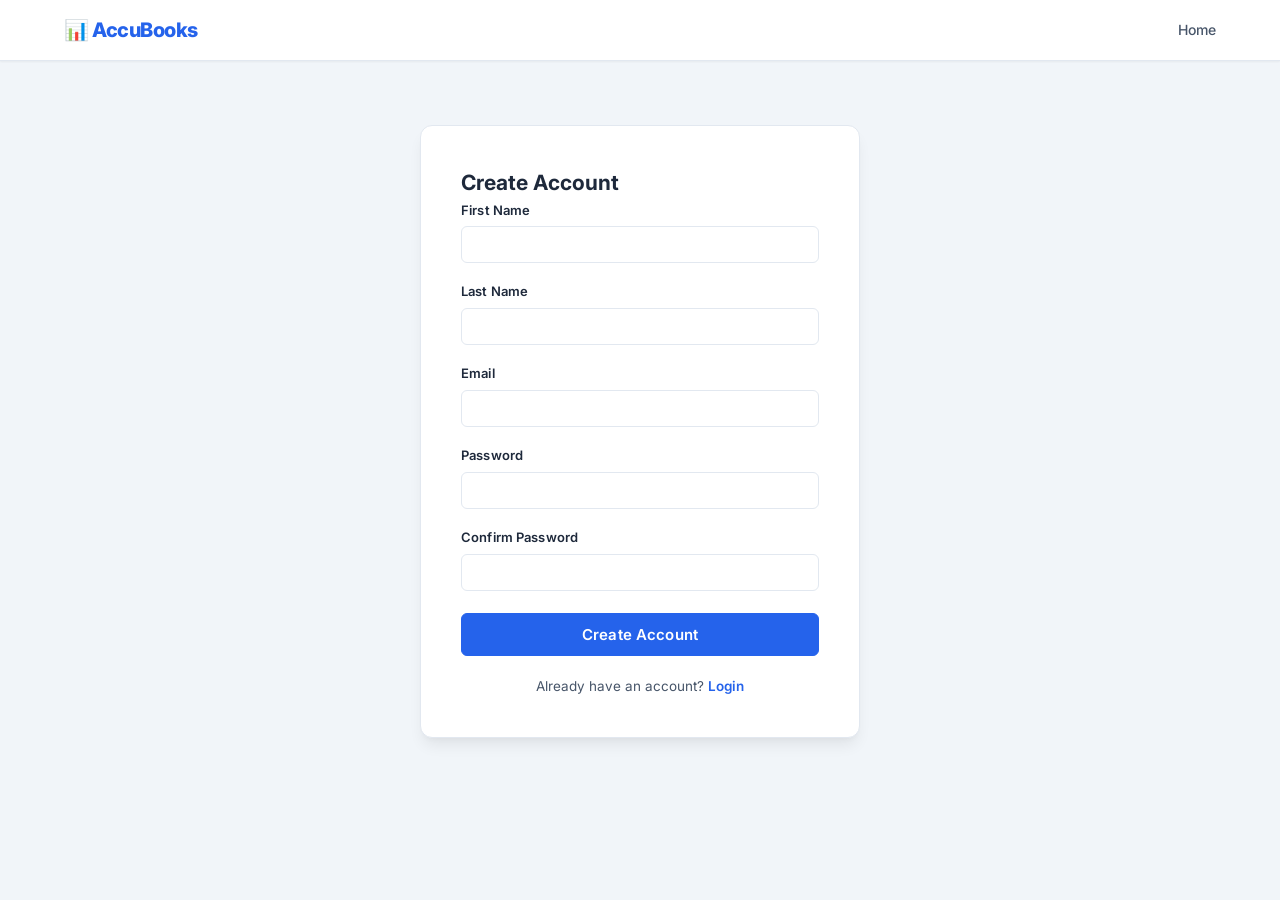
<file: accounting-frontend/pages/register.html>
<!DOCTYPE html>
<html lang="en">
<head>
    <meta charset="UTF-8">
    <meta name="viewport" content="width=device-width, initial-scale=1.0">
    <title>Register - AccuBooks</title>
    <link rel="stylesheet" href="../css/style.css">
</head>
<body>
    <nav class="navbar">
        <div class="container">
            <div class="navbar-brand">
                <h1 class="logo">📊 AccuBooks</h1>
            </div>
            <ul class="navbar-nav">
                <li><a href="../index.html">Home</a></li>
            </ul>
        </div>
    </nav>

    <div class="form-container">
        <h2>Create Account</h2>
        <form id="registerForm">
            <div class="form-group">
                <label for="firstName">First Name</label>
                <input type="text" id="firstName" name="firstName" required>
            </div>
            <div class="form-group">
                <label for="lastName">Last Name</label>
                <input type="text" id="lastName" name="lastName" required>
            </div>
            <div class="form-group">
                <label for="email">Email</label>
                <input type="email" id="email" name="email" required>
            </div>
            <div class="form-group">
                <label for="password">Password</label>
                <input type="password" id="password" name="password" required>
            </div>
            <div class="form-group">
                <label for="confirm_password">Confirm Password</label>
                <input type="password" id="confirm_password" name="confirm_password" required>
            </div>
            <div class="form-group">
                <button type="submit" class="btn btn-primary btn-lg">Create Account</button>
            </div>
        </form>
        <p class="form-text">Already have an account? <a href="login.html">Login</a></p>
    </div>

    <script type="module">
        import { ApiService, UIUtils } from '../js/api.js';

        document.getElementById('registerForm').addEventListener('submit', async (e) => {
            e.preventDefault();

            const firstName = document.getElementById('firstName').value;
            const lastName = document.getElementById('lastName').value;
            const email = document.getElementById('email').value;
            const password = document.getElementById('password').value;
            const confirmPassword = document.getElementById('confirm_password').value;

            if (password !== confirmPassword) {
                UIUtils.showAlert('Passwords do not match', 'error');
                return;
            }

            UIUtils.showLoading();
            const response = await ApiService.register(email, password, firstName, lastName);
            UIUtils.hideLoading();

            if (response.ok) {
                window.location.href = 'dashboard.html';
            } else {
                UIUtils.showAlert(response.data?.error?.message || 'Registration failed. Please try again.', 'error');
            }
        });
    </script>
</body>
</html>
</file>
<file: accounting-frontend/css/style.css>
/* ========================================
   DESIGN TOKENS
   ======================================== */

@import url('https://fonts.googleapis.com/css2?family=Inter:wght@300;400;500;600;700;800&display=swap');

:root {
    /* Brand */
    --primary-color:       #2563eb;
    --primary-dark:        #1d4ed8;
    --primary-light:       #eff6ff;
    --primary-muted:       rgba(37, 99, 235, 0.12);

    /* Sidebar */
    --sidebar-bg:          #0f1c2e;
    --sidebar-border:      rgba(255,255,255,0.07);
    --sidebar-text:        #94a3b8;
    --sidebar-text-hover:  #f1f5f9;
    --sidebar-active-bg:   rgba(37, 99, 235, 0.18);
    --sidebar-active-text: #60a5fa;
    --sidebar-active-bar:  #2563eb;

    /* Surface */
    --body-bg:             #f1f5f9;
    --white:               #ffffff;
    --card-bg:             #ffffff;
    --light-bg:            #f8fafc;

    /* Text */
    --dark:                #0f172a;
    --text-primary:        #1e293b;
    --text-secondary:      #475569;
    --secondary-color:     #64748b;

    /* Borders & Shadows */
    --border-color:        #e2e8f0;
    --border-subtle:       #f1f5f9;
    --shadow-xs:           0 1px 2px 0 rgba(0,0,0,0.05);
    --shadow:              0 1px 3px 0 rgba(0,0,0,0.07), 0 1px 2px -1px rgba(0,0,0,0.05);
    --shadow-md:           0 4px 6px -1px rgba(0,0,0,0.07), 0 2px 4px -2px rgba(0,0,0,0.05);
    --shadow-lg:           0 10px 15px -3px rgba(0,0,0,0.07), 0 4px 6px -4px rgba(0,0,0,0.05);

    /* Status */
    --success-color:       #059669;
    --success-light:       #d1fae5;
    --danger-color:        #dc2626;
    --danger-light:        #fee2e2;
    --warning-color:       #d97706;
    --warning-light:       #fef3c7;
    --info-color:          #0284c7;
    --info-light:          #e0f2fe;

    /* Radius */
    --radius-sm:           4px;
    --radius:              6px;
    --radius-md:           8px;
    --radius-lg:           12px;
}

/* ========================================
   RESET & BASE
   ======================================== */

*, *::before, *::after {
    margin: 0;
    padding: 0;
    box-sizing: border-box;
}

html { scroll-behavior: smooth; }

body {
    font-family: 'Inter', -apple-system, BlinkMacSystemFont, 'Segoe UI', sans-serif;
    font-size: 14px;
    color: var(--text-primary);
    background-color: var(--body-bg);
    line-height: 1.6;
    -webkit-font-smoothing: antialiased;
}

/* ========================================
   UTILITY
   ======================================== */

.container {
    max-width: 1200px;
    margin: 0 auto;
    padding: 0 24px;
}

/* ========================================
   BUTTONS
   ======================================== */

.btn {
    display: inline-flex;
    align-items: center;
    justify-content: center;
    gap: 6px;
    padding: 9px 18px;
    border-radius: var(--radius);
    border: 1px solid transparent;
    cursor: pointer;
    font-size: 13.5px;
    font-weight: 600;
    font-family: inherit;
    text-decoration: none;
    letter-spacing: 0.01em;
    transition: background-color 0.15s, box-shadow 0.15s, transform 0.1s, border-color 0.15s;
    white-space: nowrap;
}

.btn:active { transform: translateY(1px); }

.btn-primary {
    background: var(--primary-color);
    color: var(--white);
    border-color: var(--primary-color);
}
.btn-primary:hover {
    background: var(--primary-dark);
    border-color: var(--primary-dark);
    box-shadow: 0 0 0 3px var(--primary-muted);
}

.btn-secondary {
    background: var(--white);
    color: var(--text-primary);
    border-color: var(--border-color);
}
.btn-secondary:hover {
    background: var(--light-bg);
    border-color: #cbd5e1;
}

.btn-success {
    background: var(--success-color);
    color: var(--white);
    border-color: var(--success-color);
}
.btn-success:hover {
    background: #047857;
    border-color: #047857;
}

.btn-danger {
    background: var(--white);
    color: var(--danger-color);
    border-color: #fca5a5;
}
.btn-danger:hover {
    background: var(--danger-light);
    border-color: var(--danger-color);
}

.btn-info {
    background: var(--white);
    color: #0369a1;
    border-color: #7dd3fc;
}
.btn-info:hover {
    background: #e0f2fe;
    border-color: #0369a1;
}
.btn-warning {
    background: var(--white);
    color: #92400e;
    border-color: #fcd34d;
}
.btn-warning:hover {
    background: #fef3c7;
    border-color: #92400e;
}

.btn-lg { padding: 11px 24px; font-size: 15px; }
.btn-sm { padding: 5px 12px; font-size: 12px; border-radius: var(--radius-sm); }

/* ========================================
   NAVIGATION (landing page)
   ======================================== */

.navbar {
    background: var(--white);
    border-bottom: 1px solid var(--border-color);
    position: sticky;
    top: 0;
    z-index: 100;
    box-shadow: var(--shadow-xs);
}

.navbar .container {
    display: flex;
    justify-content: space-between;
    align-items: center;
    padding: 14px 24px;
}

.navbar-brand .logo {
    font-size: 20px;
    font-weight: 800;
    color: var(--primary-color);
    letter-spacing: -0.5px;
}

.navbar-nav {
    display: flex;
    list-style: none;
    gap: 32px;
    align-items: center;
}

.navbar-nav a {
    text-decoration: none;
    color: var(--text-secondary);
    font-weight: 500;
    font-size: 14px;
    transition: color 0.2s;
}

.navbar-nav a:hover { color: var(--primary-color); }

/* ========================================
   HERO
   ======================================== */

.hero {
    background: linear-gradient(135deg, #1e3a5f 0%, #1a56db 60%, #2563eb 100%);
    color: var(--white);
    padding: 100px 24px;
    text-align: center;
}

.hero-content h1 {
    font-size: 48px;
    font-weight: 800;
    letter-spacing: -1px;
    margin-bottom: 20px;
    line-height: 1.1;
}

.hero-content p {
    font-size: 18px;
    margin-bottom: 36px;
    opacity: 0.85;
    max-width: 560px;
    margin-left: auto;
    margin-right: auto;
}

.hero-buttons { display: flex; gap: 12px; justify-content: center; flex-wrap: wrap; }
.hero-buttons .btn { padding: 13px 32px; font-size: 15px; }
.hero-buttons .btn-secondary {
    background: rgba(255,255,255,0.12);
    color: var(--white);
    border-color: rgba(255,255,255,0.3);
    backdrop-filter: blur(4px);
}
.hero-buttons .btn-secondary:hover {
    background: rgba(255,255,255,0.22);
}

/* ========================================
   FEATURES
   ======================================== */

.features {
    padding: 80px 24px;
    background: var(--white);
}

.features h2 {
    text-align: center;
    font-size: 32px;
    font-weight: 800;
    letter-spacing: -0.5px;
    margin-bottom: 48px;
    color: var(--dark);
}

.features-grid {
    display: grid;
    grid-template-columns: repeat(auto-fit, minmax(280px, 1fr));
    gap: 24px;
}

.feature-card {
    background: var(--white);
    padding: 28px;
    border-radius: var(--radius-lg);
    border: 1px solid var(--border-color);
    box-shadow: var(--shadow);
    transition: transform 0.2s, box-shadow 0.2s;
    text-align: center;
}

.feature-card:hover {
    transform: translateY(-4px);
    box-shadow: var(--shadow-lg);
}

.feature-icon { font-size: 40px; margin-bottom: 16px; }
.feature-card h3 { font-size: 16px; font-weight: 700; margin-bottom: 8px; }
.feature-card p { color: var(--text-secondary); font-size: 14px; line-height: 1.7; }

/* ========================================
   HOW IT WORKS
   ======================================== */

.how-it-works { padding: 80px 24px; background: var(--body-bg); }
.how-it-works h2 {
    text-align: center;
    font-size: 32px;
    font-weight: 800;
    margin-bottom: 48px;
}

.steps { display: grid; grid-template-columns: repeat(auto-fit, minmax(220px, 1fr)); gap: 24px; }
.step { text-align: center; }

.step-number {
    display: inline-flex;
    align-items: center;
    justify-content: center;
    width: 48px;
    height: 48px;
    background: var(--primary-color);
    color: var(--white);
    border-radius: 50%;
    font-weight: 700;
    font-size: 20px;
    margin-bottom: 16px;
    box-shadow: 0 0 0 6px var(--primary-muted);
}

.step h3 { font-size: 16px; font-weight: 700; margin-bottom: 8px; }
.step p { color: var(--text-secondary); font-size: 14px; }

/* ========================================
   PRICING
   ======================================== */

.pricing { padding: 80px 24px; background: var(--white); }
.pricing h2 {
    text-align: center;
    font-size: 32px;
    font-weight: 800;
    margin-bottom: 48px;
}

.pricing-cards { display: grid; grid-template-columns: repeat(auto-fit, minmax(280px, 1fr)); gap: 24px; }

.pricing-card {
    background: var(--white);
    padding: 32px;
    border-radius: var(--radius-lg);
    border: 1px solid var(--border-color);
    box-shadow: var(--shadow);
    position: relative;
    transition: transform 0.2s, box-shadow 0.2s;
}

.pricing-card.featured {
    border-color: var(--primary-color);
    box-shadow: 0 0 0 1px var(--primary-color), var(--shadow-lg);
}

.pricing-card:hover { transform: translateY(-4px); box-shadow: var(--shadow-lg); }

.pricing-card .badge {
    position: absolute;
    top: -13px;
    left: 50%;
    transform: translateX(-50%);
    background: var(--primary-color);
    color: var(--white);
    padding: 4px 16px;
    border-radius: 20px;
    font-size: 11px;
    font-weight: 700;
    letter-spacing: 0.05em;
    text-transform: uppercase;
}

.pricing-card h3 { font-size: 18px; font-weight: 700; margin-bottom: 8px; }
.pricing-card .price { font-size: 36px; font-weight: 800; color: var(--primary-color); margin-bottom: 20px; }
.pricing-card .price span { font-size: 15px; color: var(--text-secondary); font-weight: 400; }

.features-list { list-style: none; margin-bottom: 28px; }
.features-list li {
    padding: 9px 0;
    border-bottom: 1px solid var(--border-subtle);
    color: var(--text-secondary);
    font-size: 14px;
}
.features-list li:last-child { border-bottom: none; }
.pricing-card button { width: 100%; }

/* ========================================
   TESTIMONIALS
   ======================================== */

.testimonials { padding: 80px 24px; background: var(--body-bg); }
.testimonials h2 { text-align: center; font-size: 32px; font-weight: 800; margin-bottom: 48px; }

.testimonial-cards { display: grid; grid-template-columns: repeat(auto-fit, minmax(280px, 1fr)); gap: 24px; }

.testimonial-card {
    background: var(--white);
    padding: 28px;
    border-radius: var(--radius-lg);
    border: 1px solid var(--border-color);
    border-left: 4px solid var(--primary-color);
    box-shadow: var(--shadow);
}

.testimonial-text { font-size: 15px; margin-bottom: 16px; color: var(--text-primary); font-style: italic; line-height: 1.7; }
.testimonial-author { color: var(--text-secondary); font-weight: 600; font-size: 13px; }

/* ========================================
   FOOTER
   ======================================== */

.footer {
    background: var(--dark);
    color: rgba(255,255,255,0.7);
    padding: 40px 24px;
}

.footer .container {
    display: flex;
    justify-content: space-between;
    align-items: center;
    flex-wrap: wrap;
    gap: 20px;
}

.footer-links { list-style: none; display: flex; gap: 28px; }
.footer-links a { color: rgba(255,255,255,0.6); text-decoration: none; font-size: 13px; transition: color 0.2s; }
.footer-links a:hover { color: var(--white); }

/* ========================================
   FORMS
   ======================================== */

.form-container {
    max-width: 440px;
    margin: 64px auto;
    padding: 40px;
    background: var(--white);
    border-radius: var(--radius-lg);
    border: 1px solid var(--border-color);
    box-shadow: var(--shadow-lg);
}

.form-group { margin-bottom: 18px; }

label {
    display: block;
    margin-bottom: 6px;
    font-weight: 600;
    font-size: 13px;
    color: var(--text-primary);
    letter-spacing: 0.01em;
}

input[type="email"],
input[type="password"],
input[type="text"],
input[type="number"],
input[type="date"],
textarea,
select {
    width: 100%;
    padding: 9px 12px;
    border: 1px solid var(--border-color);
    border-radius: var(--radius);
    font-size: 14px;
    font-family: inherit;
    color: var(--text-primary);
    background: var(--white);
    transition: border-color 0.15s, box-shadow 0.15s;
    appearance: none;
}

input[type="email"]:focus,
input[type="password"]:focus,
input[type="text"]:focus,
input[type="number"]:focus,
input[type="date"]:focus,
textarea:focus,
select:focus {
    outline: none;
    border-color: var(--primary-color);
    box-shadow: 0 0 0 3px var(--primary-muted);
}

input::placeholder, textarea::placeholder { color: #94a3b8; }

.form-container button { width: 100%; margin-top: 4px; }

.form-text {
    text-align: center;
    margin-top: 20px;
    color: var(--text-secondary);
    font-size: 13.5px;
}

.form-text a { color: var(--primary-color); text-decoration: none; font-weight: 600; }
.form-text a:hover { text-decoration: underline; }

/* ========================================
   DASHBOARD LAYOUT
   ======================================== */

.dashboard {
    display: grid;
    grid-template-columns: 240px 1fr;
    min-height: 100vh;
}

/* ── Sidebar ── */
.sidebar {
    background: var(--sidebar-bg);
    padding: 0;
    border-right: 1px solid rgba(0,0,0,0.15);
    display: flex;
    flex-direction: column;
    position: sticky;
    top: 0;
    height: 100vh;
    overflow-y: auto;
}

/* Override the inline org-select wrapper that lives inside .sidebar */
.sidebar > div:first-child {
    padding: 20px 16px 16px;
    border-bottom: 1px solid var(--sidebar-border);
    margin-bottom: 0 !important;
}

.sidebar > div:first-child h3 {
    font-size: 17px !important;
    font-weight: 800 !important;
    letter-spacing: -0.3px;
    color: var(--white) !important;
    margin-bottom: 12px !important;
}

/* Org select inside sidebar */
.sidebar select {
    background: rgba(255,255,255,0.07) !important;
    border: 1px solid rgba(255,255,255,0.12) !important;
    color: var(--sidebar-text-hover) !important;
    font-size: 13px;
    padding: 8px 10px !important;
    border-radius: var(--radius) !important;
}

.sidebar select option { background: #1e2d40; color: var(--white); }

/* Sidebar nav */
.sidebar-menu { list-style: none; padding: 12px 10px; flex: 1; }
.sidebar-menu li { margin-bottom: 2px; }

.sidebar-menu a {
    display: flex;
    align-items: center;
    gap: 10px;
    padding: 10px 12px;
    text-decoration: none;
    color: var(--sidebar-text);
    border-radius: var(--radius);
    font-size: 13.5px;
    font-weight: 500;
    transition: background 0.15s, color 0.15s;
    position: relative;
}

.sidebar-menu a:hover {
    background: rgba(255,255,255,0.06);
    color: var(--sidebar-text-hover);
}

.sidebar-menu a.active {
    background: var(--sidebar-active-bg);
    color: var(--sidebar-active-text);
    font-weight: 600;
}

.sidebar-menu a.active::before {
    content: '';
    position: absolute;
    left: 0;
    top: 50%;
    transform: translateY(-50%);
    width: 3px;
    height: 20px;
    background: var(--sidebar-active-bar);
    border-radius: 0 3px 3px 0;
}

.sidebar-menu hr { border: none; border-top: 1px solid var(--sidebar-border); margin: 8px 0; }

/* ── Main content ── */
.main-content {
    padding: 32px 36px;
    background: var(--body-bg);
    min-height: 100vh;
}

/* Page header */
.dashboard-header {
    margin-bottom: 28px;
    padding-bottom: 20px;
    border-bottom: 1px solid var(--border-color);
}

.dashboard-header h1 {
    font-size: 24px;
    font-weight: 800;
    letter-spacing: -0.5px;
    color: var(--dark);
    margin-bottom: 4px;
}

.dashboard-header p {
    color: var(--text-secondary);
    font-size: 14px;
}

/* ── Stat cards ── */
.dashboard-grid {
    display: grid;
    grid-template-columns: repeat(auto-fit, minmax(220px, 1fr));
    gap: 16px;
    margin-bottom: 28px;
}

.card {
    background: var(--white);
    padding: 20px 24px;
    border-radius: var(--radius-md);
    border: 1px solid var(--border-color);
    box-shadow: var(--shadow);
}

.card h3 {
    color: var(--text-secondary);
    font-size: 11px;
    font-weight: 700;
    text-transform: uppercase;
    letter-spacing: 0.08em;
    margin-bottom: 10px;
}

.card .value {
    font-size: 26px;
    font-weight: 800;
    color: var(--dark);
    letter-spacing: -0.5px;
}

.card.accent {
    background: var(--primary-color);
    border-color: var(--primary-dark);
    color: var(--white);
}

.card.accent h3,
.card.accent .value { color: var(--white); }

/* ========================================
   TABLE STYLES
   ======================================== */

.table-container {
    background: var(--white);
    border-radius: var(--radius-md);
    border: 1px solid var(--border-color);
    box-shadow: var(--shadow);
    overflow: hidden;
    margin-bottom: 24px;
}

table { width: 100%; border-collapse: collapse; }

thead {
    background: var(--light-bg);
    border-bottom: 1px solid var(--border-color);
}

th {
    padding: 11px 16px;
    text-align: left;
    font-size: 11px;
    font-weight: 700;
    color: var(--text-secondary);
    text-transform: uppercase;
    letter-spacing: 0.07em;
    white-space: nowrap;
}

td {
    padding: 12px 16px;
    border-bottom: 1px solid var(--border-subtle);
    font-size: 13.5px;
    color: var(--text-primary);
    vertical-align: middle;
}

tr:last-child td { border-bottom: none; }
tbody tr:hover { background: #f8fafc; }

.action-buttons { display: flex; gap: 6px; }

/* ========================================
   ALERT / TOAST STYLES
   ======================================== */

.alert {
    display: flex;
    align-items: flex-start;
    gap: 12px;
    padding: 13px 18px;
    border-radius: var(--radius);
    margin-bottom: 16px;
    font-size: 13.5px;
    font-weight: 500;
    border: 1px solid transparent;
}

.alert-success {
    background: var(--success-light);
    color: #065f46;
    border-color: #a7f3d0;
}

.alert-error {
    background: var(--danger-light);
    color: #7f1d1d;
    border-color: #fca5a5;
}

.alert-warning {
    background: var(--warning-light);
    color: #78350f;
    border-color: #fcd34d;
}

.alert-info {
    background: var(--info-light);
    color: #075985;
    border-color: #bae6fd;
}

/* ========================================
   INLINE FORM PANELS (light-bg containers)
   ======================================== */

/* The "new account" / "new entry" form panels use inline style background:var(--light-bg) */
.main-content > div[style*="light-bg"],
div[style*="background: var(--light-bg)"] {
    border: 1px solid var(--border-color) !important;
    border-radius: var(--radius-md) !important;
    box-shadow: var(--shadow-xs) !important;
}

/* ========================================
   RESPONSIVE
   ======================================== */

@media (max-width: 1024px) {
    .main-content { padding: 24px 20px; }
}

@media (max-width: 768px) {
    .navbar .container { flex-direction: column; gap: 12px; }
    .navbar-nav { flex-direction: column; gap: 8px; width: 100%; }
    .navbar-nav a { padding: 10px; }

    .hero-content h1 { font-size: 32px; }
    .hero-content p { font-size: 16px; }

    .dashboard { grid-template-columns: 1fr; }

    .sidebar {
        position: static;
        height: auto;
        flex-direction: row;
        flex-wrap: wrap;
        padding: 12px;
        border-right: none;
        border-bottom: 1px solid rgba(0,0,0,0.15);
    }

    .sidebar > div:first-child { width: 100%; border-bottom: none; padding: 0 0 10px; }
    .sidebar-menu { display: flex; gap: 4px; padding: 0; overflow-x: auto; width: 100%; }
    .sidebar-menu li { margin-bottom: 0; white-space: nowrap; }
    .sidebar-menu a::before { display: none; }

    .pricing-card.featured { transform: none; }
    .footer .container { flex-direction: column; }
}

@media (max-width: 480px) {
    .container { padding: 0 16px; }
    .hero-content h1 { font-size: 26px; }
    .hero-buttons { flex-direction: column; }
    .hero-buttons .btn { width: 100%; text-align: center; }
    table { font-size: 12px; }
    th, td { padding: 9px 10px; }
    .main-content { padding: 16px; }
}
</file>
